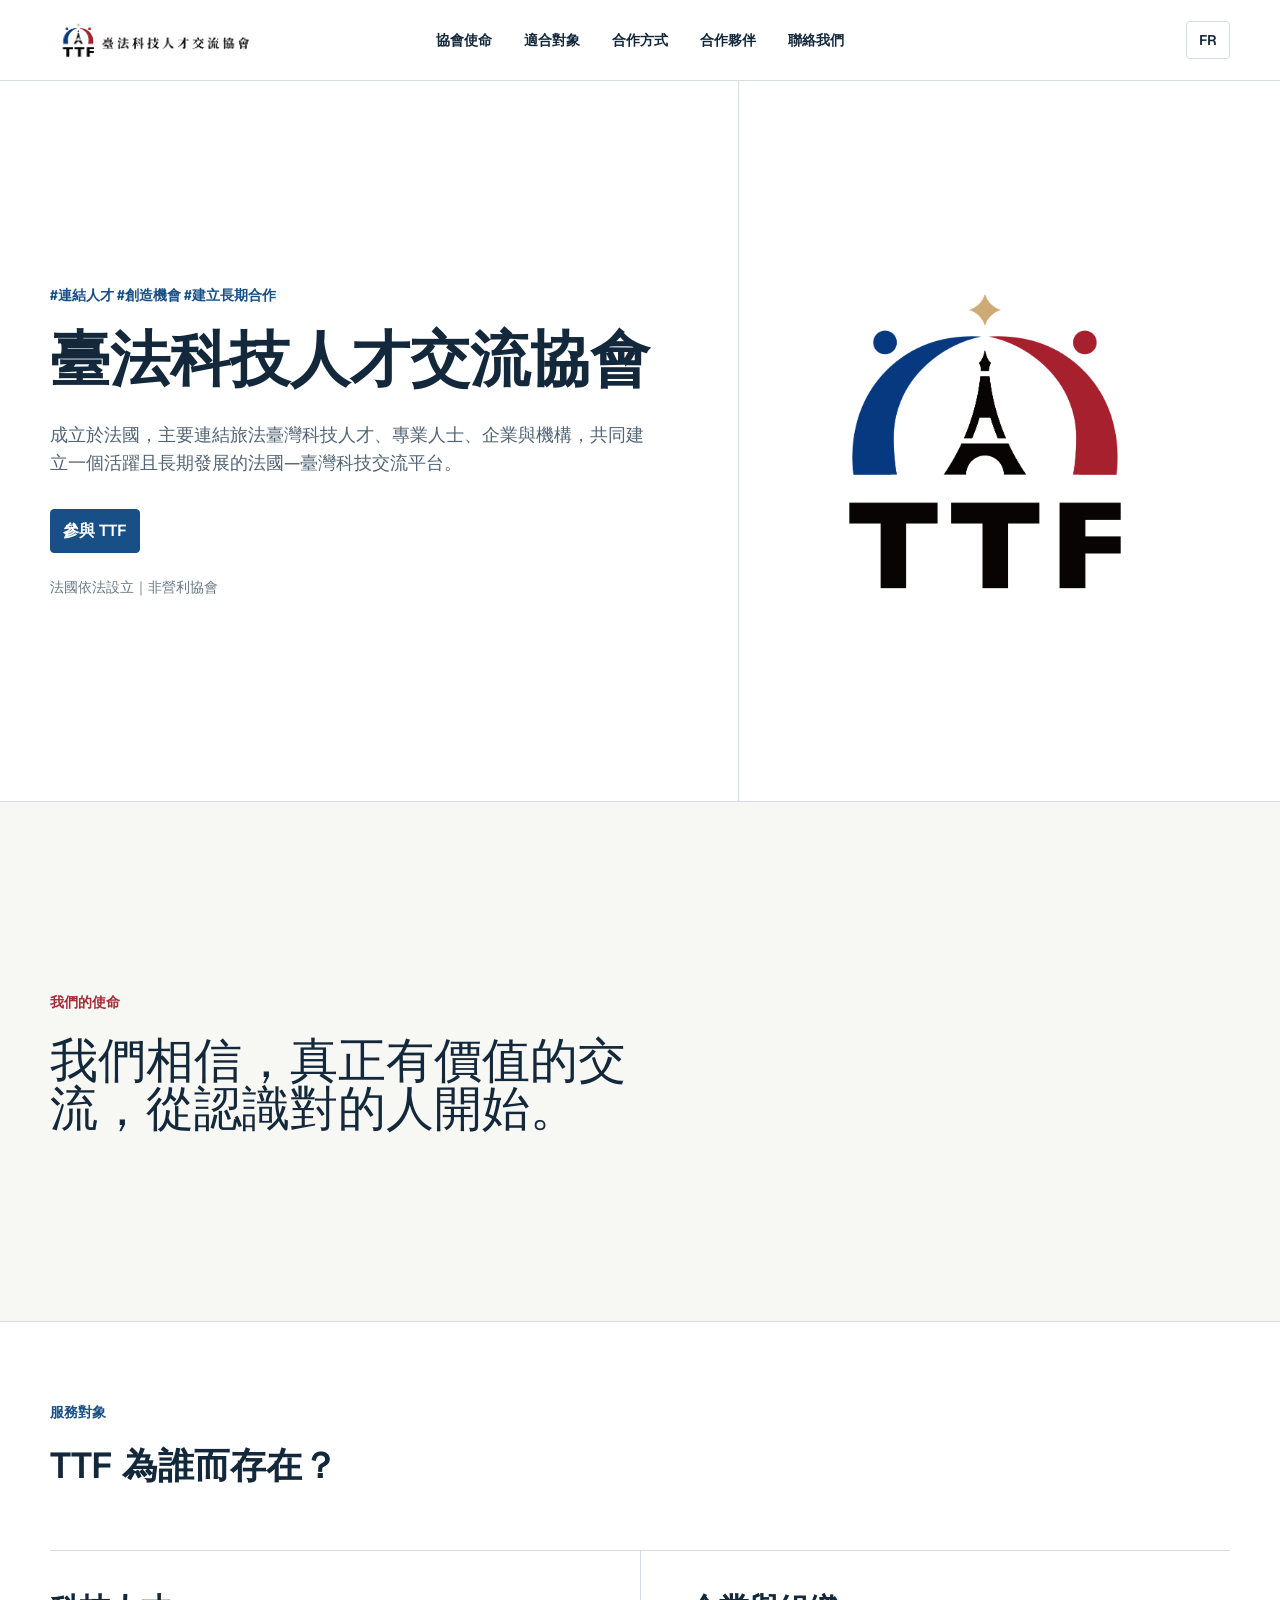
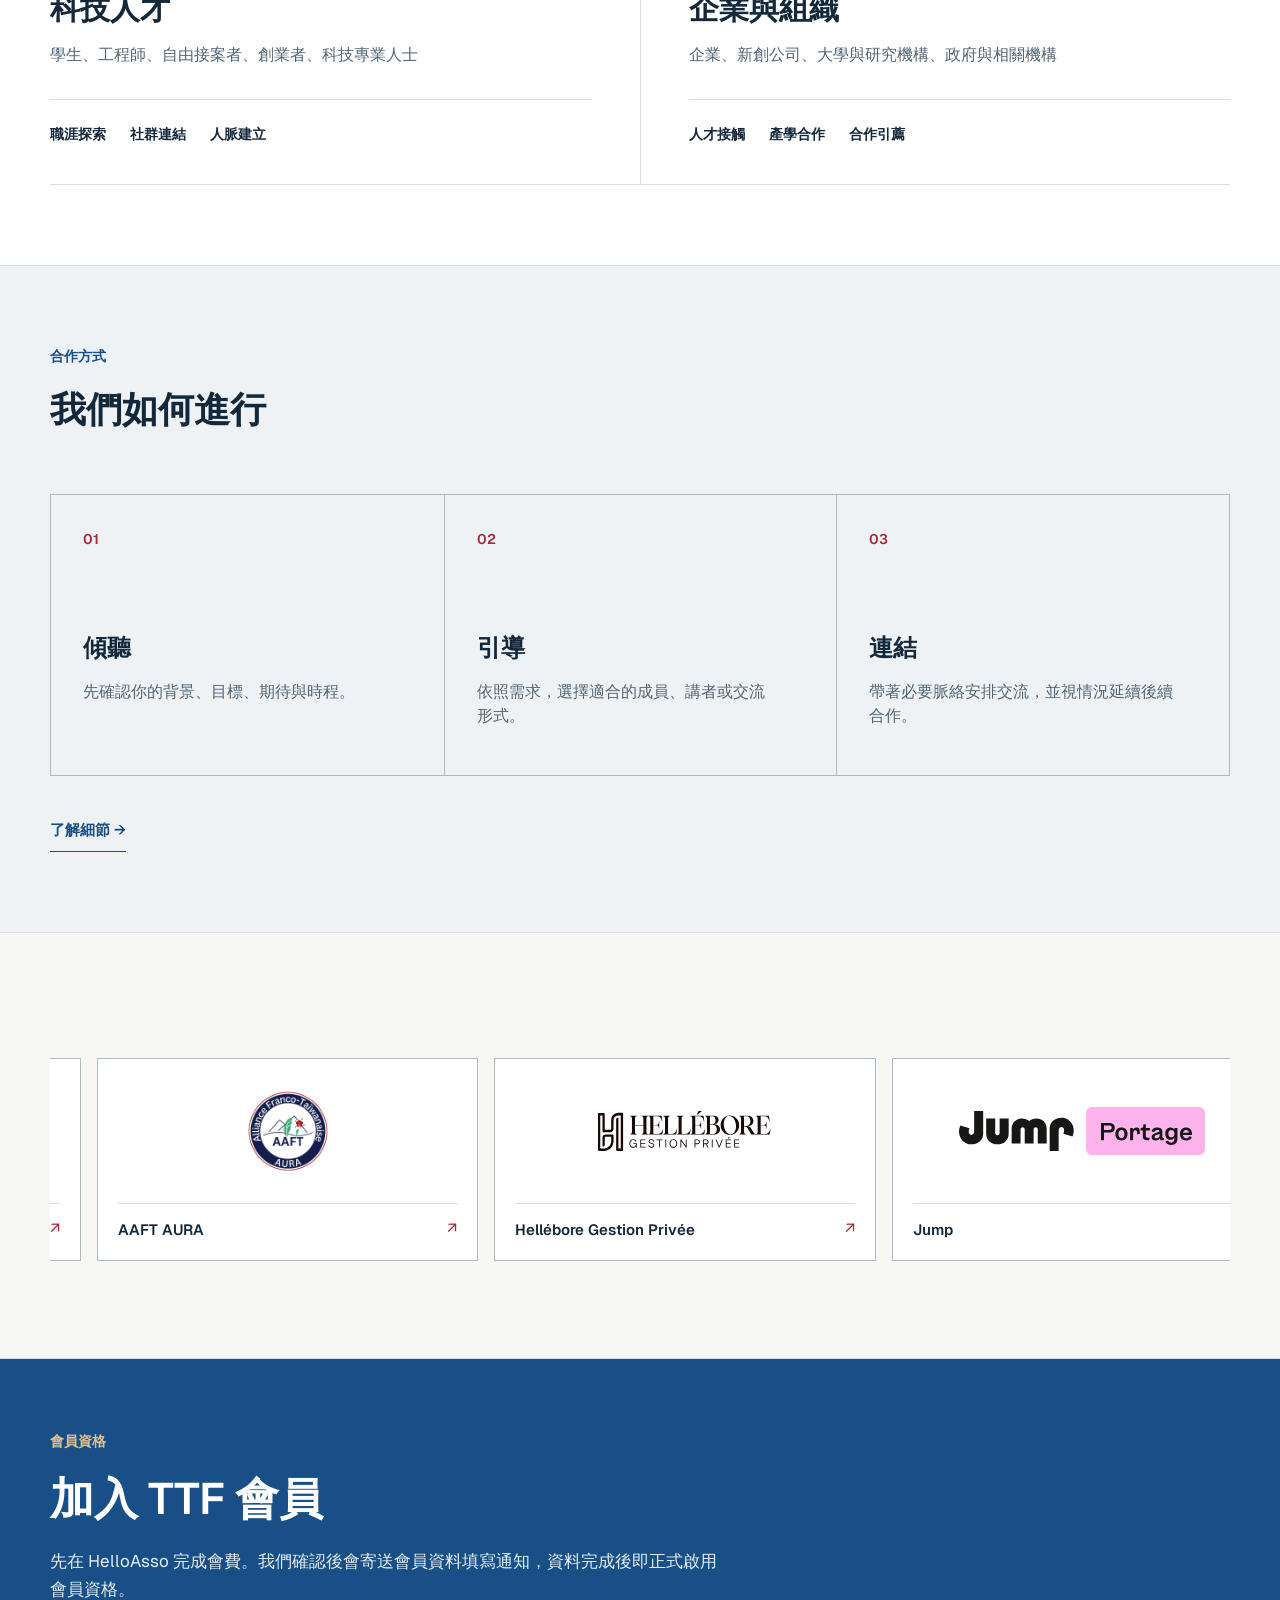
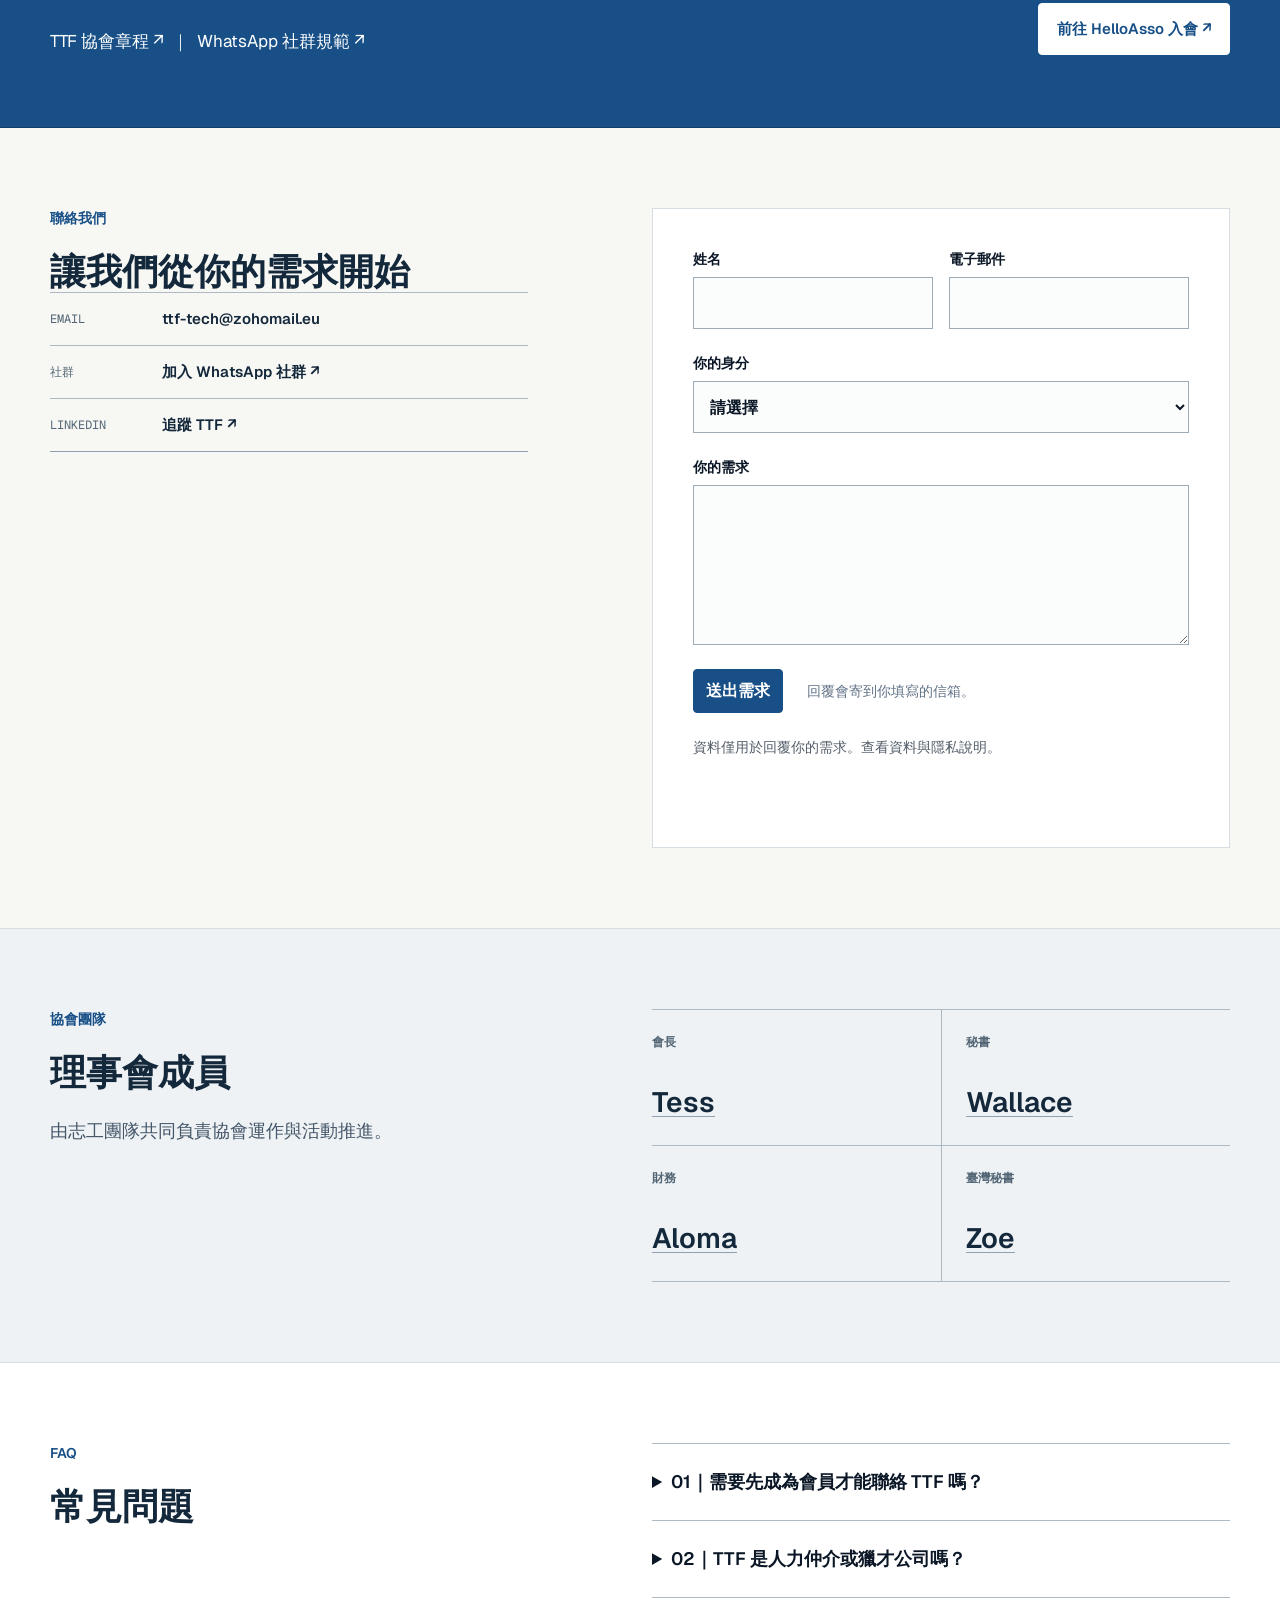
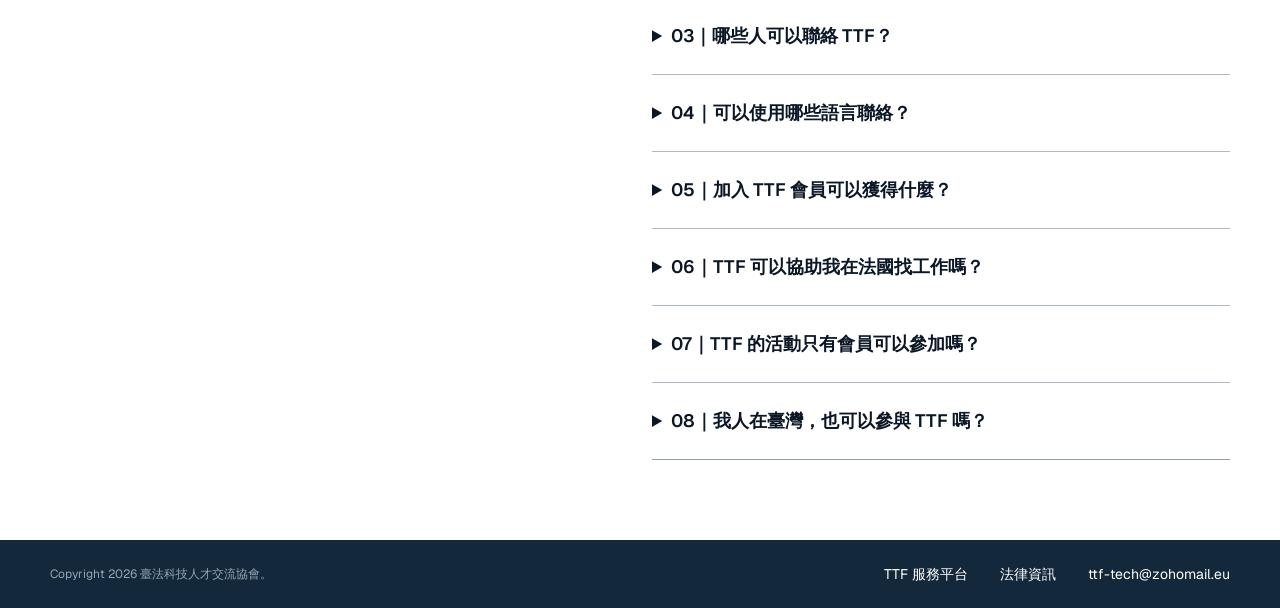
<file: index.html>
<!DOCTYPE html>
<html lang="zh-Hant" data-theme="new">
  <head>
    <meta charset="UTF-8" />
    <!-- Google Analytics -->
    <script async src="https://www.googletagmanager.com/gtag/js?id=G-ZTM2QR5VPV"></script>
    <script>
      window.dataLayer = window.dataLayer || [];
      function gtag(){dataLayer.push(arguments);}
      gtag("js", new Date());
      gtag("config", "G-ZTM2QR5VPV", { content_group: "branding-site" });
    </script>
    <meta name="viewport" content="width=device-width, initial-scale=1.0" />
    <script>document.documentElement.classList.add("js");</script>
    <link rel="icon" href="assets/favicon.ico?v=20260802" type="image/x-icon" />
    <title>臺法科技人才交流協會 | 連結人才、創造機會、建立長期合作</title>
    <meta
      name="description"
      content="臺法科技人才交流協會連結旅法臺灣科技人才、專業人士、企業與機構，共同建立長期發展的法國—臺灣科技交流平台。"
    />
    <meta name="robots" content="index, follow" />
    <link rel="canonical" href="https://ttf-tech.github.io/branding-site/" />
    <meta property="og:type" content="website" />
    <meta property="og:title" content="臺法科技人才交流協會" />
    <meta property="og:description" content="連結人才、創造機會、建立長期合作。" />
    <meta property="og:url" content="https://ttf-tech.github.io/branding-site/" />
    <meta property="og:image" content="https://ttf-tech.github.io/branding-site/assets/logo-mark.png" />
    <meta property="og:locale" content="zh_TW" />
    <meta name="twitter:card" content="summary_large_image" />
    <meta name="twitter:title" content="臺法科技人才交流協會" />
    <meta name="twitter:description" content="連結人才、創造機會、建立長期合作。" />
    <meta name="twitter:image" content="https://ttf-tech.github.io/branding-site/assets/logo-mark.png" />
    <link rel="preconnect" href="https://fonts.googleapis.com" />
    <link rel="preconnect" href="https://fonts.gstatic.com" crossorigin />
    <link
      href="https://fonts.googleapis.com/css2?family=Geist:wght@400..600&family=Geist+Mono:wght@400..600&display=swap"
      rel="stylesheet"
    />
    <link rel="stylesheet" href="styles.css?v=20260903-6" />
  </head>
  <body>
    <a class="skip-link" href="#main-content">跳到主要內容</a>

    <header class="journal-header">
        <div class="container journal-nav-shell">
          <a class="journal-brand" href="#accueil" aria-label="臺法科技人才交流協會，回到首頁">
            <img src="assets/logo-zh-horizontal.png" alt="臺法科技人才交流協會" />
          </a>
          <nav id="journal-nav" class="journal-nav" aria-label="主要導覽">
            <a href="#reseau">協會使命</a>
            <a href="#publics-accompagnes">適合對象</a>
            <a href="#methode-association">合作方式</a>
            <a href="#partenaires">合作夥伴</a>
            <a href="#contact">聯絡我們</a>
          </nav>
          <div class="journal-tools">
            <a class="journal-language" href="fr.html" hreflang="fr" aria-label="切換到法文版">FR</a>
            <button class="journal-menu-toggle" type="button" aria-expanded="false" aria-controls="journal-nav" aria-label="開啟選單">
              <span aria-hidden="true"></span><span aria-hidden="true"></span>
            </button>
          </div>
        </div>
      </header>

      <main id="main-content">
        <section id="accueil" class="journal-hero">
          <div class="container journal-hero-grid">
            <div class="journal-hero-copy journal-reveal">
              <p class="journal-kicker">#連結人才 #創造機會 #建立長期合作</p>
              <h1>臺法科技人才交流協會</h1>
              <p class="journal-lead">成立於法國，主要連結旅法臺灣科技人才、專業人士、企業與機構，共同建立一個活躍且長期發展的法國—臺灣科技交流平台。</p>
              <a class="journal-primary" href="#contact">參與 TTF</a>
              <p class="journal-proof">法國依法設立｜非營利協會</p>
            </div>
            <div class="journal-hero-visual journal-reveal" aria-label="臺法科技人才交流協會標誌">
              <div class="journal-axis"><span>法國</span><span>臺灣</span></div>
              <div class="journal-symbol"><img src="assets/logo-mark.png" alt="TTF 標誌，象徵法國與臺灣之間的橋梁" /></div>
              <div class="journal-index" aria-hidden="true"><span>傾聽</span><span>引導</span><span>連結</span></div>
            </div>
          </div>
        </section>

        <section id="reseau" class="journal-manifesto">
          <div class="container">
            <p class="journal-kicker">我們的使命</p>
            <h2 class="tagline-reveal">我們相信，真正有價值的交流，<br />從認識對的人開始。</h2>
          </div>
        </section>

        <section id="publics-accompagnes" class="journal-pathways">
          <div class="container">
            <div class="journal-section-heading journal-reveal"><p class="journal-kicker">服務對象</p><h2>TTF 為誰而存在？</h2></div>
            <div class="journal-pathway-grid">
              <article class="journal-pathway journal-pathway-talent journal-reveal">
                <h3>科技人才</h3>
                <p>學生、工程師、自由接案者、創業者、科技專業人士</p>
                <ul><li>職涯探索</li><li>社群連結</li><li>人脈建立</li></ul>
              </article>
              <article class="journal-pathway journal-pathway-organisation journal-reveal">
                <h3>企業與組織</h3>
                <p>企業、新創公司、大學與研究機構、政府與相關機構</p>
                <ul><li>人才接觸</li><li>產學合作</li><li>合作引薦</li></ul>
              </article>
            </div>
          </div>
        </section>

        <section id="methode-association" class="journal-process">
          <div class="container">
            <div class="journal-process-title journal-reveal"><p class="journal-kicker">合作方式</p><h2>我們如何進行</h2></div>
            <ol class="journal-process-list">
              <li class="journal-reveal"><span>01</span><h3>傾聽</h3><p>先確認你的背景、目標、期待與時程。</p></li>
              <li class="journal-reveal"><span>02</span><h3>引導</h3><p>依照需求，選擇適合的成員、講者或交流形式。</p></li>
              <li class="journal-reveal"><span>03</span><h3>連結</h3><p>帶著必要脈絡安排交流，並視情況延續後續合作。</p></li>
            </ol>
            <a class="journal-process-action journal-reveal" href="#contact">了解細節 →</a>
          </div>
        </section>

        <section id="partenaires" class="journal-partners" aria-labelledby="partners-title">
          <div class="container">
            <div class="journal-partners-heading journal-reveal">
              <p id="partners-title" class="journal-kicker">合作夥伴</p>
            </div>
            <div class="journal-partners-carousel">
              <div id="partners-carousel" class="journal-partners-viewport" data-partners-carousel tabindex="0" aria-label="合作夥伴列表">
              <ul class="journal-partners-track">
                <li class="journal-partner-card">
                  <a class="journal-partner-link" href="https://noet-ia.com/" target="_blank" rel="noopener noreferrer" aria-label="造訪 noet-ia 官方網站">
                    <span class="journal-partner-mark"><img class="journal-partner-logo" src="assets/partners/noet-logo-2.png" alt="noet-ia logo" loading="lazy" decoding="async" /></span>
                    <span class="journal-partner-footer"><span class="journal-partner-name">noet-ia</span><span class="journal-partner-arrow" aria-hidden="true">↗</span></span>
                  </a>
                </li>
                <li class="journal-partner-card">
                  <a class="journal-partner-link" href="https://www.aaft-aura.org/" target="_blank" rel="noopener noreferrer" aria-label="造訪 AAFT AURA 官方網站">
                    <span class="journal-partner-mark"><img class="journal-partner-logo journal-partner-logo--square" src="assets/partners/aaft-logo-light.png" alt="AAFT AURA logo" loading="lazy" decoding="async" /></span>
                    <span class="journal-partner-footer"><span class="journal-partner-name">AAFT AURA</span><span class="journal-partner-arrow" aria-hidden="true">↗</span></span>
                  </a>
                </li>
                <li class="journal-partner-card">
                  <a class="journal-partner-link" href="https://helleboregestionprivee.fr/" target="_blank" rel="noopener noreferrer" aria-label="造訪 Hellébore Gestion Privée 官方網站">
                    <span class="journal-partner-mark"><img class="journal-partner-logo" src="assets/partners/hellebore-logo.svg" alt="Hellébore Gestion Privée logo" loading="lazy" decoding="async" /></span>
                    <span class="journal-partner-footer"><span class="journal-partner-name">Hellébore Gestion Privée</span><span class="journal-partner-arrow" aria-hidden="true">↗</span></span>
                  </a>
                </li>
                <li class="journal-partner-card">
                  <a class="journal-partner-link" href="https://www.join-jump.com/" target="_blank" rel="noopener noreferrer" aria-label="造訪 Jump 官方網站">
                    <span class="journal-partner-mark"><img class="journal-partner-logo" src="assets/partners/jump-logo.svg" alt="Jump logo" loading="lazy" decoding="async" /></span>
                    <span class="journal-partner-footer"><span class="journal-partner-name">Jump</span><span class="journal-partner-arrow" aria-hidden="true">↗</span></span>
                  </a>
                </li>
                <li class="journal-partner-card">
                  <a class="journal-partner-link" href="https://www.proxiel.com/" target="_blank" rel="noopener noreferrer" aria-label="造訪 Proxiel 官方網站">
                    <span class="journal-partner-mark"><img class="journal-partner-logo" src="assets/partners/proxiel-logo.png" alt="Proxiel logo" loading="lazy" decoding="async" /></span>
                    <span class="journal-partner-footer"><span class="journal-partner-name">Proxiel</span><span class="journal-partner-arrow" aria-hidden="true">↗</span></span>
                  </a>
                </li>
                <li class="journal-partner-card">
                  <a class="journal-partner-link" href="https://slasify.com/" target="_blank" rel="noopener noreferrer" aria-label="造訪 Slasify 官方網站">
                    <span class="journal-partner-mark"><img class="journal-partner-logo" src="assets/partners/Slasify_Logo_Black.png" alt="Slasify logo" loading="lazy" decoding="async" /></span>
                    <span class="journal-partner-footer"><span class="journal-partner-name">Slasify</span><span class="journal-partner-arrow" aria-hidden="true">↗</span></span>
                  </a>
                </li>
                <li class="journal-partner-card">
                  <a class="journal-partner-link" href="https://www.ubune.network/" target="_blank" rel="noopener noreferrer" aria-label="造訪 ubune network 官方網站">
                    <span class="journal-partner-mark"><img class="journal-partner-logo journal-partner-logo--square" src="assets/partners/ubune-logo.svg" alt="ubune network logo" loading="lazy" decoding="async" /></span>
                    <span class="journal-partner-footer"><span class="journal-partner-name">ubune network</span><span class="journal-partner-arrow" aria-hidden="true">↗</span></span>
                  </a>
                </li>
                <li class="journal-partner-card">
                  <a class="journal-partner-link" href="https://www.roc-taiwan.org/frprv/index.html" target="_blank" rel="noopener noreferrer" aria-label="造訪 駐普羅旺斯臺北辦事處 官方網站">
                    <span class="journal-partner-mark"><img class="journal-partner-logo journal-partner-logo--square" src="assets/partners/taiwan-en-provence-logo.jpeg" alt="駐普羅旺斯臺北辦事處標誌" loading="lazy" decoding="async" /></span>
                    <span class="journal-partner-footer"><span class="journal-partner-name">駐普羅旺斯臺北辦事處</span><span class="journal-partner-arrow" aria-hidden="true">↗</span></span>
                  </a>
                </li>
              </ul>
              </div>
            </div>
          </div>
        </section>

        <span class="journal-membership-marker" aria-hidden="true"></span>
        <section id="membership" class="journal-membership">
          <div class="container journal-membership-grid">
            <div class="journal-reveal journal-membership-copy">
              <p class="journal-kicker">會員資格</p>
              <h2>加入 TTF 會員</h2>
              <p>先在 HelloAsso 完成會費。我們確認後會寄送會員資料填寫通知，資料完成後即正式啟用會員資格。</p>
              <p class="journal-membership-documents"><a href="assets/20260730%20-%20TTF%20%E5%8D%94%E6%9C%83%E7%AB%A0%E7%A8%8B%20Final%20Version.pdf" target="_blank" rel="noopener" type="application/pdf">TTF 協會章程 ↗</a><span aria-hidden="true">｜</span><a href="assets/20260730%20-%20TTF%20Whtasapp%20%E5%A4%A7%E7%BE%A4%20-%20%E7%AE%A1%E7%90%86%E5%8E%9F%E5%89%87%20Final%20version.pdf" target="_blank" rel="noopener" type="application/pdf">WhatsApp 社群規範 ↗</a></p>
            </div>
            <a class="journal-membership-action journal-reveal" href="https://www.helloasso.com/beta/associations/taiwan-tech-france-association/adhesions/adhesion-officielle-taiwan-tech-france-association" target="_blank" rel="noopener">前往 HelloAsso 入會 ↗</a>
          </div>
        </section>

        <section id="contact" class="journal-contact">
          <div class="container journal-contact-grid">
            <div class="journal-contact-copy journal-reveal">
              <p class="journal-kicker">聯絡我們</p>
              <h2>讓我們從你的需求開始</h2>
              <div class="journal-contact-channels" aria-label="聯絡管道">
                <a href="mailto:ttf-tech@zohomail.eu"><span>Email</span><strong>ttf-tech@zohomail.eu</strong></a>
                <a href="https://chat.whatsapp.com/KHbrXiHLP9D5GdN6rgqlxy" target="_blank" rel="noopener"><span>社群</span><strong>加入 WhatsApp 社群 ↗</strong></a>
                <a href="https://www.linkedin.com/company/taiwan-tech-france-association/" target="_blank" rel="noopener noreferrer"><span>LinkedIn</span><strong>追蹤 TTF ↗</strong></a>
              </div>
            </div>
            <form class="journal-form" action="https://formspree.io/f/meeyyoko" method="POST">
              <input type="hidden" name="_subject" value="TTF 網站需求" />
              <input type="hidden" name="language" value="zh-Hant" />
              <div class="journal-form-row">
                <label>姓名<input type="text" name="name" autocomplete="name" required /></label>
                <label>電子郵件<input type="email" name="email" autocomplete="email" required /></label>
              </div>
              <label>你的身分<select name="audience" required><option value="">請選擇</option><option value="talent">人才</option><option value="organization">企業／組織</option><option value="other">其他</option></select></label>
              <label>你的需求<textarea name="message" rows="5" required></textarea></label>
              <div class="journal-form-actions"><button class="journal-primary" type="submit" data-idle-label="送出需求" data-sending-label="傳送中…">送出需求</button><p>回覆會寄到你填寫的信箱。</p></div>
              <p class="form-note">資料僅用於回覆你的需求。<a href="mentions-legales-zh.html#donnees">查看資料與隱私說明。</a></p>
              <p class="form-feedback" role="status" aria-live="polite" aria-atomic="true"></p>
            </form>
          </div>
        </section>

        <section class="journal-bureau">
          <div class="container journal-bureau-grid">
            <div class="journal-section-heading journal-reveal">
              <p class="journal-kicker">協會團隊</p>
              <h2>理事會成員</h2>
              <p>由志工團隊共同負責協會運作與活動推進。</p>
            </div>
            <dl class="journal-bureau-list journal-reveal">
              <div><dt>會長</dt><dd><a href="https://www.linkedin.com/in/yating-h-a9b1a221/" target="_blank" rel="noopener noreferrer">Tess</a></dd></div>
              <div><dt>秘書</dt><dd><a href="https://www.linkedin.com/in/wallace-lin-7704039b/?locale=en" target="_blank" rel="noopener noreferrer">Wallace</a></dd></div>
              <div><dt>財務</dt><dd><a href="https://www.linkedin.com/in/hsucheng-huang/" target="_blank" rel="noopener noreferrer">Aloma</a></dd></div>
              <div><dt>臺灣秘書</dt><dd><a href="https://www.linkedin.com/in/wanchi-zoe-tsai/" target="_blank" rel="noopener noreferrer">Zoe</a></dd></div>
            </dl>
          </div>
        </section>

        <section class="journal-faq">
          <div class="container journal-faq-grid">
            <div class="journal-section-heading"><p class="journal-kicker">FAQ</p><h2>常見問題</h2></div>
            <div>
              <details><summary>01｜需要先成為會員才能聯絡 TTF 嗎？</summary><p>不需要。無論是否為會員，都歡迎先告訴我們你的需求，我們會協助你找到合適的方向或資源。</p></details>
              <details><summary>02｜TTF 是人力仲介或獵才公司嗎？</summary><p>不是。TTF 是非營利協會，主要提供經驗交流、資源分享與初步引介，協助人才與組織建立合適的專業連結。</p></details>
              <details><summary>03｜哪些人可以聯絡 TTF？</summary><p>學生、畢業生、科技專業人士、企業、學校、研究機構及合作夥伴，都歡迎與我們聯繫。</p></details>
              <details><summary>04｜可以使用哪些語言聯絡？</summary><p>可以使用繁體中文、法文或英文與我們聯絡，我們會依實際情況以合適的語言回覆。</p></details>
              <details><summary>05｜加入 TTF 會員可以獲得什麼？</summary><p>會員可以參與協會活動、認識不同領域的專業人士，並透過 TTF 的社群與交流機會拓展在法國與臺灣的專業連結。</p></details>
              <details><summary>06｜TTF 可以協助我在法國找工作嗎？</summary><p>TTF 不提供職缺媒合或就業保證，但可以透過經驗分享、社群交流與適當引介，協助你更了解法國職場與科技產業環境。</p></details>
              <details><summary>07｜TTF 的活動只有會員可以參加嗎？</summary><p>依活動性質而定。部分活動開放所有人參與，部分活動則可能提供會員優先或限定名額，請以各活動公告為準。</p></details>
              <details><summary>08｜我人在臺灣，也可以參與 TTF 嗎？</summary><p>可以。TTF 致力於建立法國與臺灣之間的專業連結，無論你目前在法國或臺灣，都可以與我們聯繫。</p></details>
            </div>
          </div>
        </section>
      </main>

      <footer class="journal-footer">
        <div class="container journal-footer-row">
          <p class="journal-copyright">Copyright <span data-current-year></span> 臺法科技人才交流協會。</p>
          <nav class="journal-footer-links" aria-label="頁尾連結">
            <a href="https://ttf-tech.github.io/" target="_blank" rel="noopener noreferrer">TTF 服務平台</a>
            <a href="mentions-legales-zh.html">法律資訊</a>
            <a href="mailto:ttf-tech@zohomail.eu">ttf-tech@zohomail.eu</a>
          </nav>
        </div>
      </footer>
    <script src="script.js?v=20260903-6"></script>
  </body>
</html>
</file>
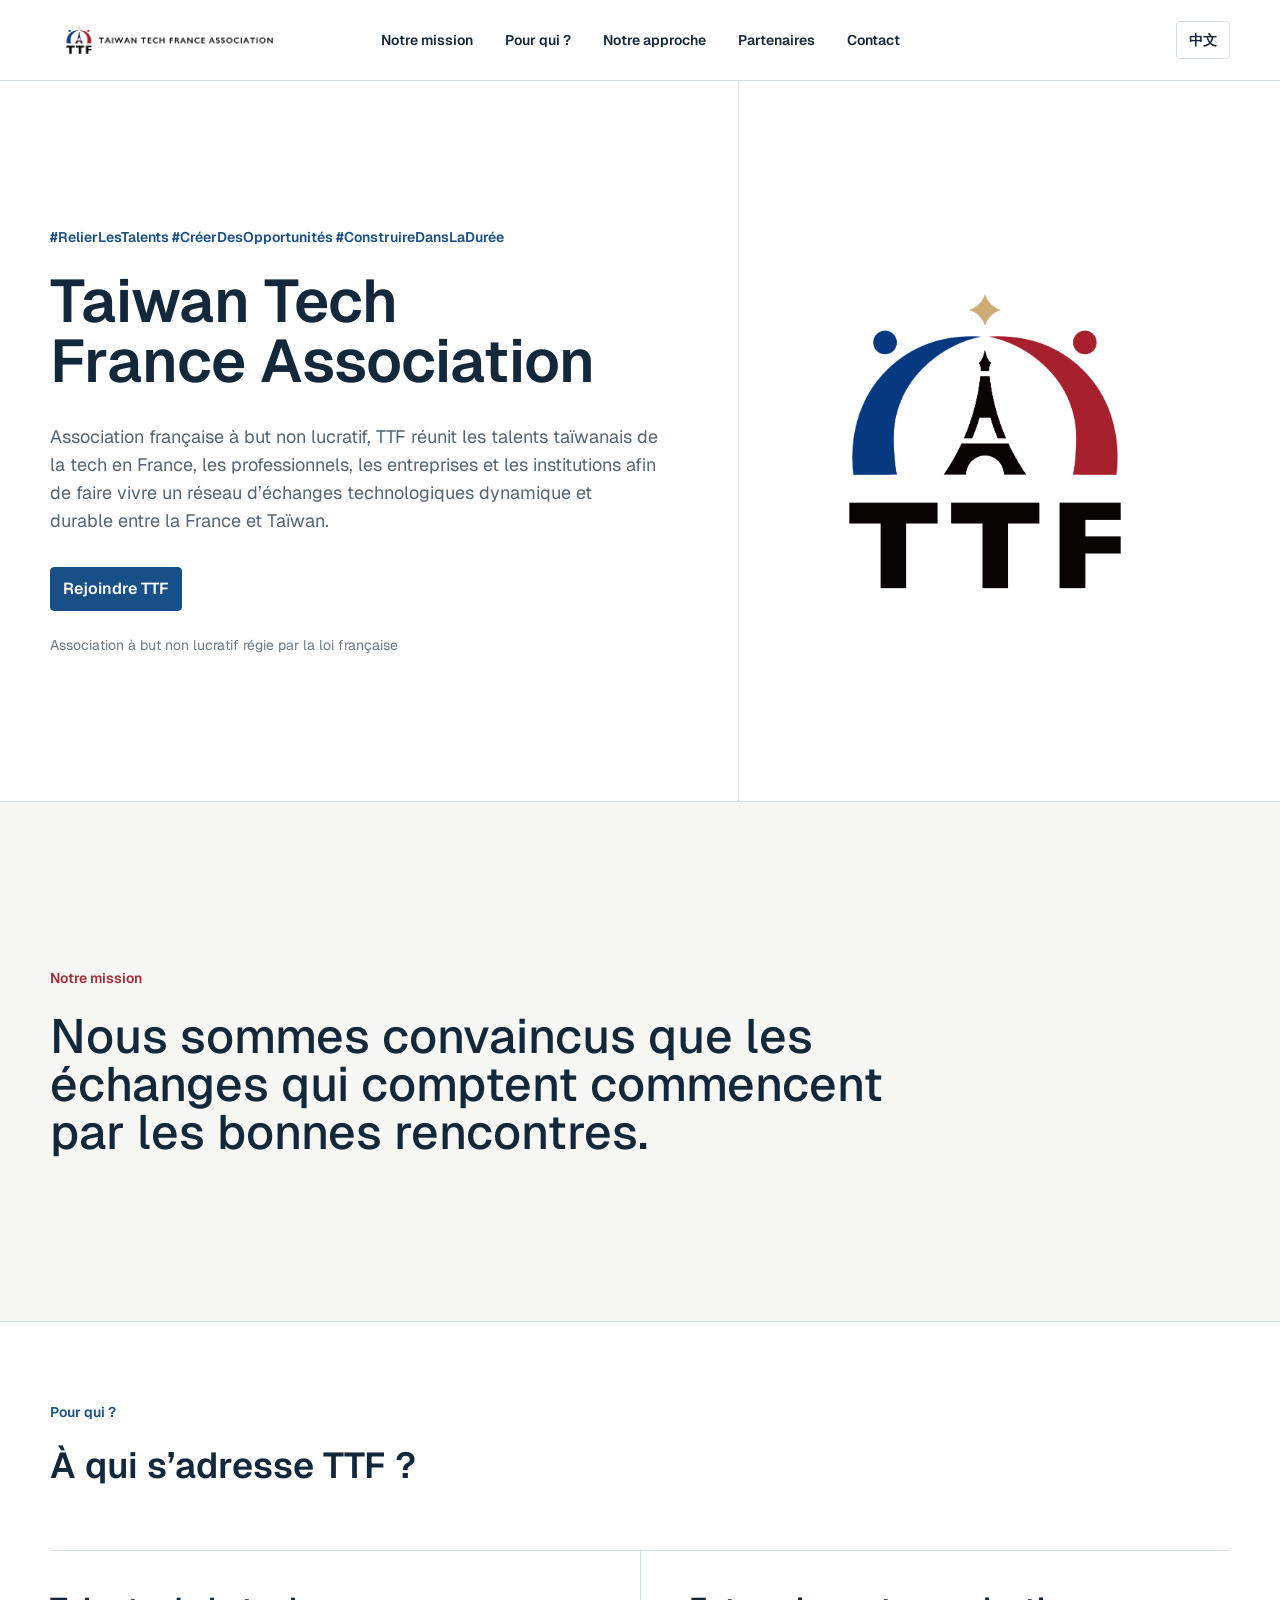
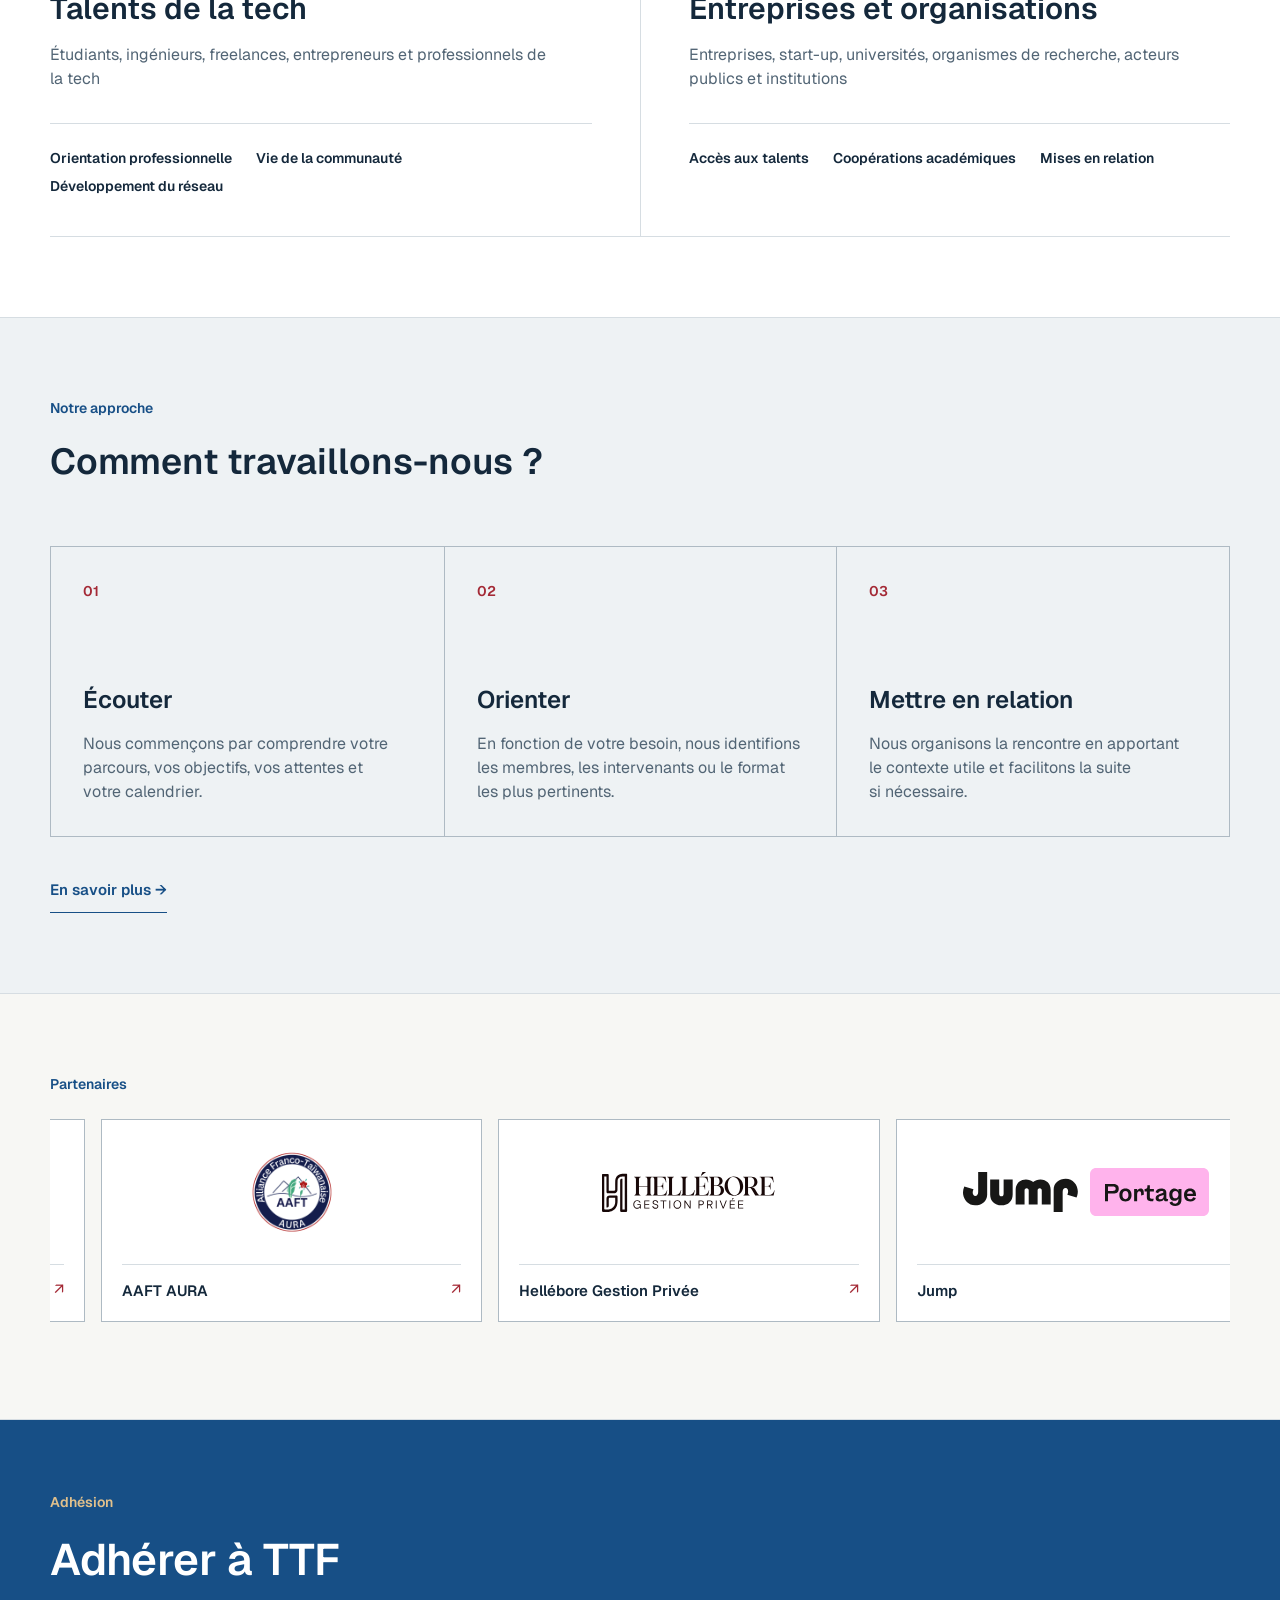
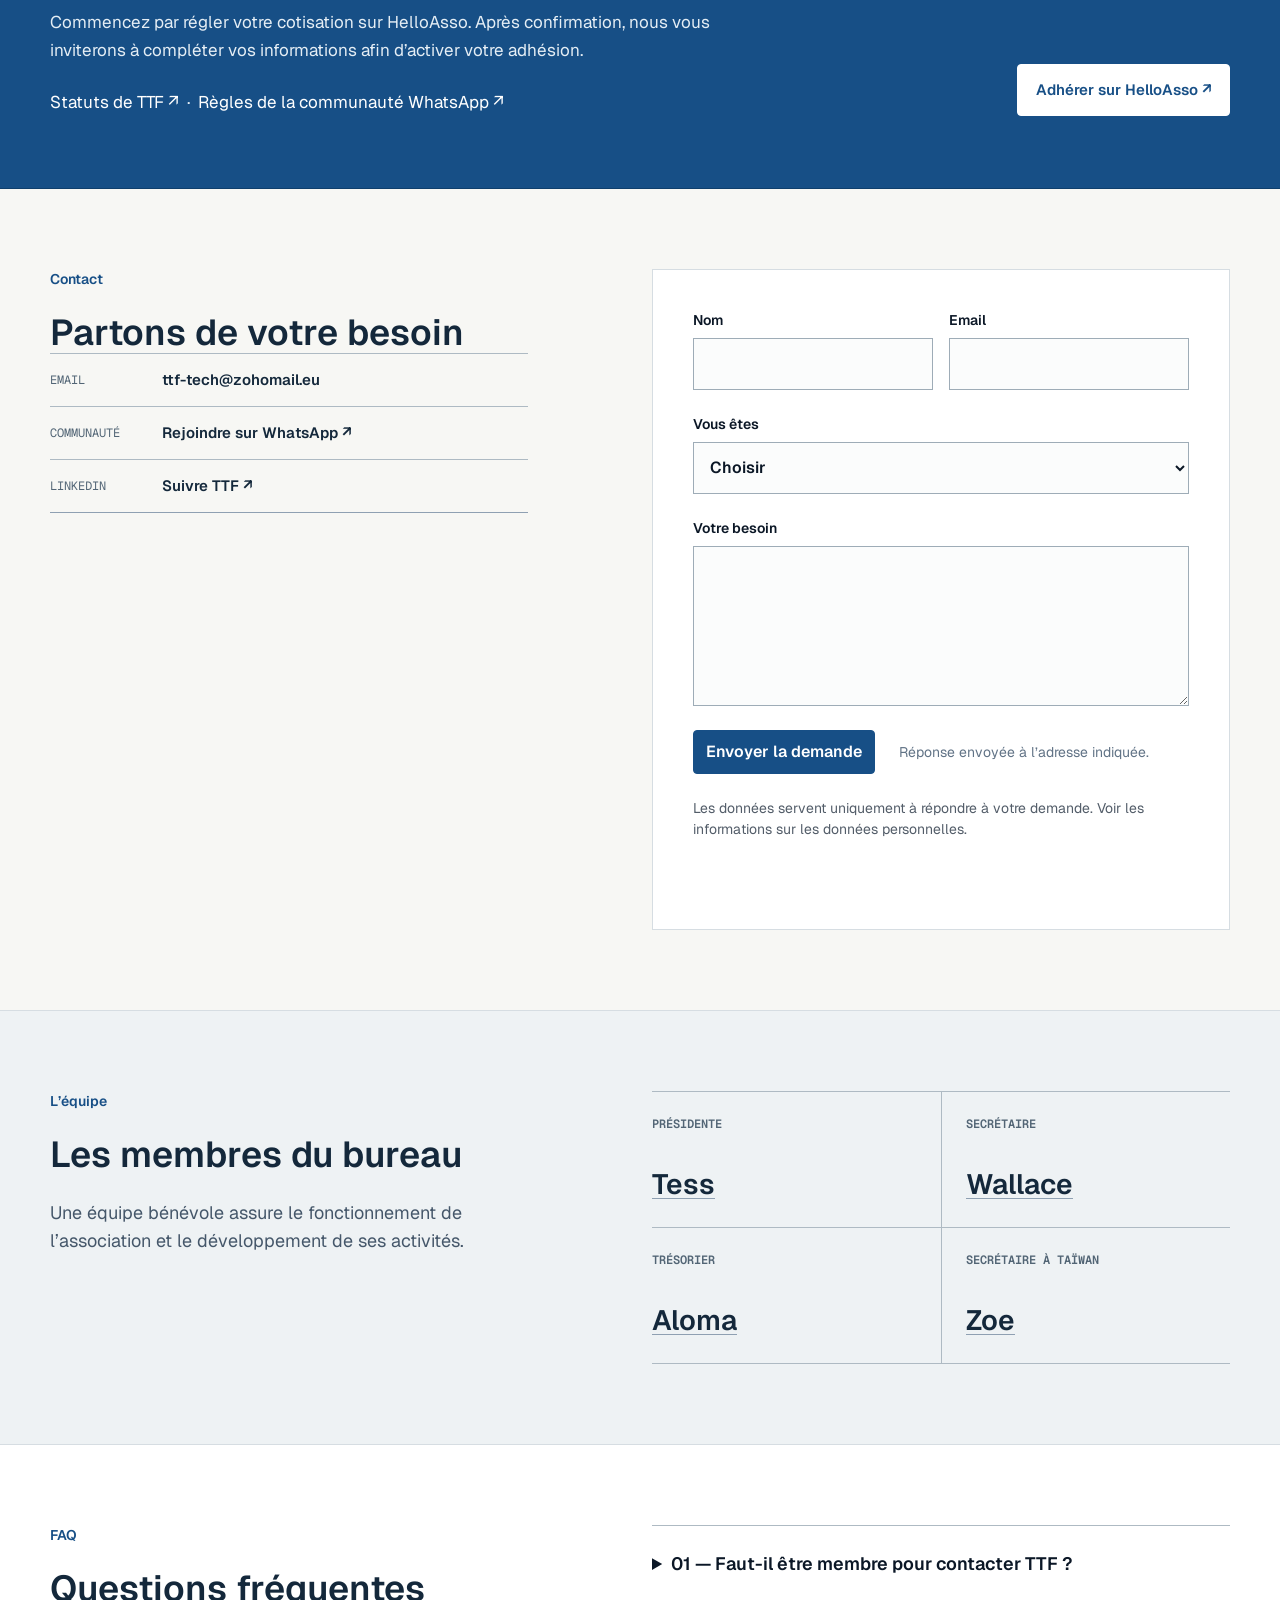
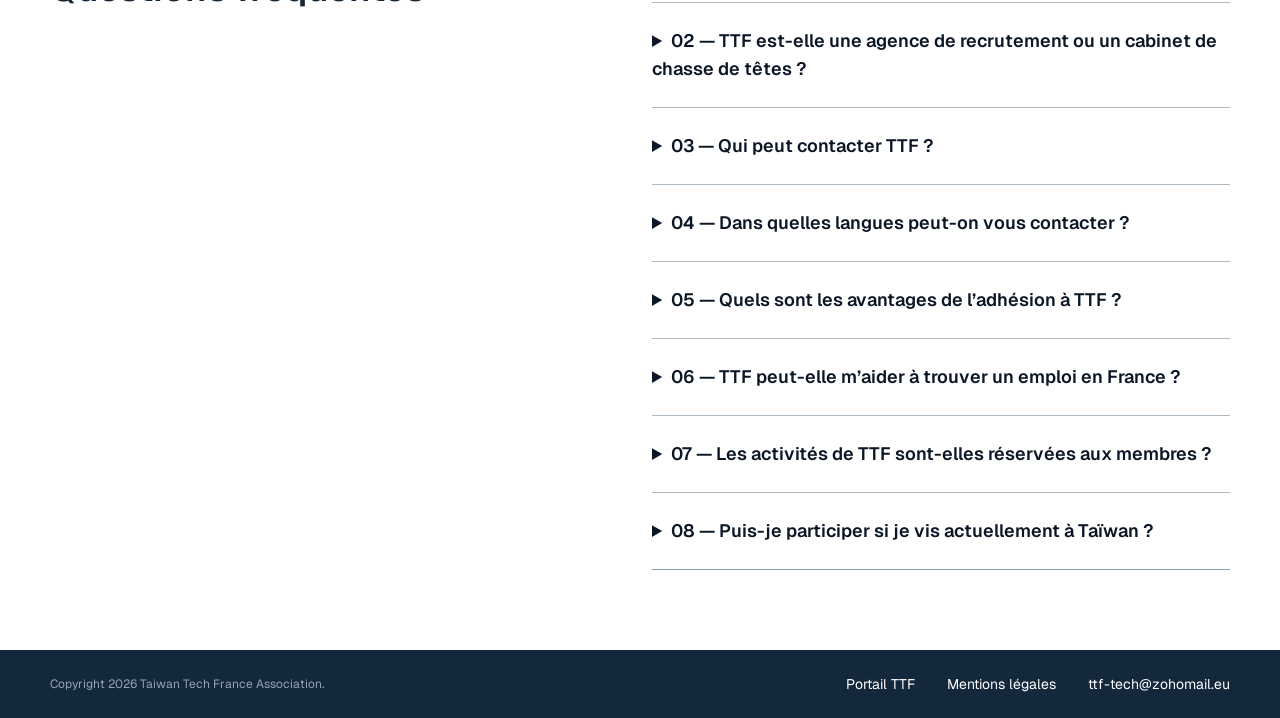
<file: fr.html>
<!DOCTYPE html>
<html lang="fr" data-theme="new">
  <head>
    <meta charset="UTF-8" />
    <!-- Google Analytics -->
    <script async src="https://www.googletagmanager.com/gtag/js?id=G-ZTM2QR5VPV"></script>
    <script>
      window.dataLayer = window.dataLayer || [];
      function gtag(){dataLayer.push(arguments);}
      gtag("js", new Date());
      gtag("config", "G-ZTM2QR5VPV", { content_group: "branding-site" });
    </script>
    <meta name="viewport" content="width=device-width, initial-scale=1.0" />
    <script>document.documentElement.classList.add("js");</script>
    <link rel="icon" href="assets/favicon.ico?v=20260802" type="image/x-icon" />
    <title>Taiwan Tech France Association | Relier les talents, créer des opportunités</title>
    <meta
      name="description"
      content="TTF réunit les talents taïwanais de la tech en France, les professionnels, les entreprises et les institutions au sein d’un réseau d’échanges durable entre la France et Taïwan."
    />
    <meta name="robots" content="index, follow" />
    <link rel="canonical" href="https://ttf-tech.github.io/branding-site/fr.html" />
    <meta property="og:type" content="website" />
    <meta property="og:title" content="Taiwan Tech France Association" />
    <meta property="og:description" content="Relier les talents, créer des opportunités et construire des coopérations durables." />
    <meta property="og:url" content="https://ttf-tech.github.io/branding-site/fr.html" />
    <meta property="og:locale" content="fr_FR" />
    <meta property="og:image" content="https://ttf-tech.github.io/branding-site/assets/logo-mark.png" />
    <meta name="twitter:card" content="summary_large_image" />
    <meta name="twitter:title" content="Taiwan Tech France Association" />
    <meta name="twitter:description" content="Relier les talents, créer des opportunités et construire des coopérations durables." />
    <meta name="twitter:image" content="https://ttf-tech.github.io/branding-site/assets/logo-mark.png" />
    <link rel="preconnect" href="https://fonts.googleapis.com" />
    <link rel="preconnect" href="https://fonts.gstatic.com" crossorigin />
    <link
      href="https://fonts.googleapis.com/css2?family=Geist:wght@400..600&family=Geist+Mono:wght@400..600&display=swap"
      rel="stylesheet"
    />
    <link rel="stylesheet" href="styles.css?v=20260903-6" />
  </head>
  <body>
    <a class="skip-link" href="#main-content">Aller au contenu</a>

    <header class="journal-header">
        <div class="container journal-nav-shell">
          <a class="journal-brand" href="#accueil" aria-label="Taiwan Tech France Association, accueil">
            <img src="assets/logo-en-horizontal.png" alt="Taiwan Tech France Association" />
          </a>
          <nav id="journal-nav" class="journal-nav" aria-label="Navigation principale">
            <a href="#reseau">Notre mission</a>
            <a href="#publics-accompagnes">Pour qui ?</a>
            <a href="#methode-association">Notre approche</a>
            <a href="#partenaires">Partenaires</a>
            <a href="#contact">Contact</a>
          </nav>
          <div class="journal-tools">
            <a class="journal-language" href="index.html" hreflang="zh-Hant" aria-label="Afficher le site en chinois traditionnel">中文</a>
            <button class="journal-menu-toggle" type="button" aria-expanded="false" aria-controls="journal-nav" aria-label="Ouvrir le menu">
              <span aria-hidden="true"></span><span aria-hidden="true"></span>
            </button>
          </div>
        </div>
      </header>

      <main id="main-content">
        <section id="accueil" class="journal-hero">
          <div class="container journal-hero-grid">
            <div class="journal-hero-copy journal-reveal">
              <p class="journal-kicker">#RelierLesTalents #CréerDesOpportunités #ConstruireDansLaDurée</p>
              <h1>Taiwan Tech France Association</h1>
              <p class="journal-lead">Association française à but non lucratif, TTF réunit les talents taïwanais de la tech en France, les professionnels, les entreprises et les institutions afin de faire vivre un réseau d’échanges technologiques dynamique et durable entre la France et Taïwan.</p>
              <a class="journal-primary" href="#contact">Rejoindre TTF</a>
              <p class="journal-proof">Association à but non lucratif régie par la loi française</p>
            </div>
            <div class="journal-hero-visual journal-reveal" aria-label="Symbole de Taiwan Tech France Association">
              <div class="journal-axis"><span>France</span><span>Taïwan</span></div>
              <div class="journal-symbol">
                <img src="assets/logo-mark.png" alt="Symbole TTF, pont entre la France et Taïwan" />
              </div>
              <div class="journal-index" aria-hidden="true">
                <span>Écouter</span><span>Orienter</span><span>Relier</span>
              </div>
            </div>
          </div>
        </section>

        <section id="reseau" class="journal-manifesto">
          <div class="container">
            <p class="journal-kicker">Notre mission</p>
            <h2 class="tagline-reveal">Nous sommes convaincus que les échanges qui comptent commencent par les bonnes rencontres.</h2>
          </div>
        </section>

        <section id="publics-accompagnes" class="journal-pathways">
          <div class="container">
            <div class="journal-section-heading journal-reveal">
              <p class="journal-kicker">Pour qui ?</p>
              <h2>À qui s’adresse TTF ?</h2>
            </div>
            <div class="journal-pathway-grid">
              <article class="journal-pathway journal-pathway-talent journal-reveal">
                <h3>Talents de la tech</h3>
                <p>Étudiants, ingénieurs, freelances, entrepreneurs et professionnels de la tech</p>
                <ul><li>Orientation professionnelle</li><li>Vie de la communauté</li><li>Développement du réseau</li></ul>
              </article>
              <article class="journal-pathway journal-pathway-organisation journal-reveal">
                <h3>Entreprises et organisations</h3>
                <p>Entreprises, start-up, universités, organismes de recherche, acteurs publics et institutions</p>
                <ul><li>Accès aux talents</li><li>Coopérations académiques</li><li>Mises en relation</li></ul>
              </article>
            </div>
          </div>
        </section>

        <section id="methode-association" class="journal-process">
          <div class="container">
            <div class="journal-process-title journal-reveal">
              <p class="journal-kicker">Notre approche</p>
              <h2>Comment travaillons-nous ?</h2>
            </div>
            <ol class="journal-process-list">
              <li class="journal-reveal"><span>01</span><h3>Écouter</h3><p>Nous commençons par comprendre votre parcours, vos objectifs, vos attentes et votre calendrier.</p></li>
              <li class="journal-reveal"><span>02</span><h3>Orienter</h3><p>En fonction de votre besoin, nous identifions les membres, les intervenants ou le format les plus pertinents.</p></li>
              <li class="journal-reveal"><span>03</span><h3>Mettre en relation</h3><p>Nous organisons la rencontre en apportant le contexte utile et facilitons la suite si nécessaire.</p></li>
            </ol>
            <a class="journal-process-action journal-reveal" href="#contact">En savoir plus →</a>
          </div>
        </section>

        <section id="partenaires" class="journal-partners" aria-labelledby="partners-title">
          <div class="container">
            <div class="journal-partners-heading journal-reveal">
              <p id="partners-title" class="journal-kicker">Partenaires</p>
            </div>
            <div class="journal-partners-carousel">
              <div id="partners-carousel" class="journal-partners-viewport" data-partners-carousel tabindex="0" aria-label="Liste des partenaires">
              <ul class="journal-partners-track">
                <li class="journal-partner-card">
                  <a class="journal-partner-link" href="https://noet-ia.com/" target="_blank" rel="noopener noreferrer" aria-label="Visiter le site officiel de noet-ia">
                    <span class="journal-partner-mark"><img class="journal-partner-logo" src="assets/partners/noet-logo-2.png" alt="Logo noet-ia" loading="lazy" decoding="async" /></span>
                    <span class="journal-partner-footer"><span class="journal-partner-name">noet-ia</span><span class="journal-partner-arrow" aria-hidden="true">↗</span></span>
                  </a>
                </li>
                <li class="journal-partner-card">
                  <a class="journal-partner-link" href="https://www.aaft-aura.org/" target="_blank" rel="noopener noreferrer" aria-label="Visiter le site officiel de AAFT AURA">
                    <span class="journal-partner-mark"><img class="journal-partner-logo journal-partner-logo--square" src="assets/partners/aaft-logo-light.png" alt="Logo AAFT AURA" loading="lazy" decoding="async" /></span>
                    <span class="journal-partner-footer"><span class="journal-partner-name">AAFT AURA</span><span class="journal-partner-arrow" aria-hidden="true">↗</span></span>
                  </a>
                </li>
                <li class="journal-partner-card">
                  <a class="journal-partner-link" href="https://helleboregestionprivee.fr/" target="_blank" rel="noopener noreferrer" aria-label="Visiter le site officiel de Hellébore Gestion Privée">
                    <span class="journal-partner-mark"><img class="journal-partner-logo" src="assets/partners/hellebore-logo.svg" alt="Logo Hellébore Gestion Privée" loading="lazy" decoding="async" /></span>
                    <span class="journal-partner-footer"><span class="journal-partner-name">Hellébore Gestion Privée</span><span class="journal-partner-arrow" aria-hidden="true">↗</span></span>
                  </a>
                </li>
                <li class="journal-partner-card">
                  <a class="journal-partner-link" href="https://www.join-jump.com/" target="_blank" rel="noopener noreferrer" aria-label="Visiter le site officiel de Jump">
                    <span class="journal-partner-mark"><img class="journal-partner-logo" src="assets/partners/jump-logo.svg" alt="Logo Jump" loading="lazy" decoding="async" /></span>
                    <span class="journal-partner-footer"><span class="journal-partner-name">Jump</span><span class="journal-partner-arrow" aria-hidden="true">↗</span></span>
                  </a>
                </li>
                <li class="journal-partner-card">
                  <a class="journal-partner-link" href="https://www.proxiel.com/" target="_blank" rel="noopener noreferrer" aria-label="Visiter le site officiel de Proxiel">
                    <span class="journal-partner-mark"><img class="journal-partner-logo" src="assets/partners/proxiel-logo.png" alt="Logo Proxiel" loading="lazy" decoding="async" /></span>
                    <span class="journal-partner-footer"><span class="journal-partner-name">Proxiel</span><span class="journal-partner-arrow" aria-hidden="true">↗</span></span>
                  </a>
                </li>
                <li class="journal-partner-card">
                  <a class="journal-partner-link" href="https://slasify.com/" target="_blank" rel="noopener noreferrer" aria-label="Visiter le site officiel de Slasify">
                    <span class="journal-partner-mark"><img class="journal-partner-logo" src="assets/partners/Slasify_Logo_Black.png" alt="Logo Slasify" loading="lazy" decoding="async" /></span>
                    <span class="journal-partner-footer"><span class="journal-partner-name">Slasify</span><span class="journal-partner-arrow" aria-hidden="true">↗</span></span>
                  </a>
                </li>
                <li class="journal-partner-card">
                  <a class="journal-partner-link" href="https://www.ubune.network/" target="_blank" rel="noopener noreferrer" aria-label="Visiter le site officiel de ubune network">
                    <span class="journal-partner-mark"><img class="journal-partner-logo journal-partner-logo--square" src="assets/partners/ubune-logo.svg" alt="Logo ubune network" loading="lazy" decoding="async" /></span>
                    <span class="journal-partner-footer"><span class="journal-partner-name">ubune network</span><span class="journal-partner-arrow" aria-hidden="true">↗</span></span>
                  </a>
                </li>
                <li class="journal-partner-card">
                  <a class="journal-partner-link" href="https://www.roc-taiwan.org/frprv/index.html" target="_blank" rel="noopener noreferrer" aria-label="Visiter le site officiel du Bureau de Représentation de Taipei en France, Bureau d'Aix-en-Provence">
                    <span class="journal-partner-mark"><img class="journal-partner-logo journal-partner-logo--square" src="assets/partners/taiwan-en-provence-logo.jpeg" alt="Logo Bureau de Représentation de Taipei en France, Bureau d'Aix-en-Provence" loading="lazy" decoding="async" /></span>
                    <span class="journal-partner-footer"><span class="journal-partner-name">Bureau de Taipei à Aix-en-Provence</span><span class="journal-partner-arrow" aria-hidden="true">↗</span></span>
                  </a>
                </li>
              </ul>
              </div>
            </div>
          </div>
        </section>

        <span class="journal-membership-marker" aria-hidden="true"></span>
        <section id="membership" class="journal-membership">
          <div class="container journal-membership-grid">
            <div class="journal-reveal journal-membership-copy">
              <p class="journal-kicker">Adhésion</p>
              <h2>Adhérer à TTF</h2>
              <p>Commencez par régler votre cotisation sur HelloAsso. Après confirmation, nous vous inviterons à compléter vos informations afin d’activer votre adhésion.</p>
              <p class="journal-membership-documents"><a href="assets/TTF%20French%20Final%20Version.pdf" target="_blank" rel="noopener" type="application/pdf">Statuts de TTF ↗</a><span aria-hidden="true">·</span><a href="assets/TTF%20Whtasapp%20French%20version.pdf" target="_blank" rel="noopener" type="application/pdf">Règles de la communauté WhatsApp ↗</a></p>
            </div>
            <a class="journal-membership-action journal-reveal" href="https://www.helloasso.com/beta/associations/taiwan-tech-france-association/adhesions/adhesion-officielle-taiwan-tech-france-association" target="_blank" rel="noopener">Adhérer sur HelloAsso ↗</a>
          </div>
        </section>

        <section id="contact" class="journal-contact">
          <div class="container journal-contact-grid">
            <div class="journal-contact-copy journal-reveal">
              <p class="journal-kicker">Contact</p>
              <h2>Partons de votre besoin</h2>
              <div class="journal-contact-channels" aria-label="Moyens de contact">
                <a href="mailto:ttf-tech@zohomail.eu"><span>Email</span><strong>ttf-tech@zohomail.eu</strong></a>
                <a href="https://chat.whatsapp.com/KHbrXiHLP9D5GdN6rgqlxy" target="_blank" rel="noopener"><span>Communauté</span><strong>Rejoindre sur WhatsApp ↗</strong></a>
                <a href="https://www.linkedin.com/company/taiwan-tech-france-association/" target="_blank" rel="noopener noreferrer"><span>LinkedIn</span><strong>Suivre TTF ↗</strong></a>
              </div>
            </div>
            <form class="journal-form" action="https://formspree.io/f/meeyyoko" method="POST">
              <input type="hidden" name="_subject" value="Nouvelle demande depuis le site TTF" />
              <input type="hidden" name="language" value="fr" />
              <div class="journal-form-row">
                <label>Nom<input type="text" name="name" autocomplete="name" required /></label>
                <label>Email<input type="email" name="email" autocomplete="email" required /></label>
              </div>
              <label>Vous êtes<select name="audience" required><option value="">Choisir</option><option value="talent">Talent</option><option value="organization">Entreprise / organisation</option><option value="other">Autre</option></select></label>
              <label>Votre besoin<textarea name="message" rows="5" required></textarea></label>
              <div class="journal-form-actions"><button class="journal-primary" type="submit" data-idle-label="Envoyer la demande" data-sending-label="Envoi en cours…">Envoyer la demande</button><p>Réponse envoyée à l’adresse indiquée.</p></div>
              <p class="form-note">Les données servent uniquement à répondre à votre demande. <a href="mentions-legales.html#donnees">Voir les informations sur les données personnelles.</a></p>
              <p class="form-feedback" role="status" aria-live="polite" aria-atomic="true"></p>
            </form>
          </div>
        </section>

        <section class="journal-bureau">
          <div class="container journal-bureau-grid">
            <div class="journal-section-heading journal-reveal">
              <p class="journal-kicker">L’équipe</p>
              <h2>Les membres du bureau</h2>
              <p>Une équipe bénévole assure le fonctionnement de l’association et le développement de ses activités.</p>
            </div>
            <dl class="journal-bureau-list journal-reveal">
              <div><dt>Présidente</dt><dd><a href="https://www.linkedin.com/in/yating-h-a9b1a221/" target="_blank" rel="noopener noreferrer">Tess</a></dd></div>
              <div><dt>Secrétaire</dt><dd><a href="https://www.linkedin.com/in/wallace-lin-7704039b/?locale=en" target="_blank" rel="noopener noreferrer">Wallace</a></dd></div>
              <div><dt>Trésorier</dt><dd><a href="https://www.linkedin.com/in/hsucheng-huang/" target="_blank" rel="noopener noreferrer">Aloma</a></dd></div>
              <div><dt>Secrétaire à Taïwan</dt><dd><a href="https://www.linkedin.com/in/wanchi-zoe-tsai/" target="_blank" rel="noopener noreferrer">Zoe</a></dd></div>
            </dl>
          </div>
        </section>

        <section class="journal-faq">
          <div class="container journal-faq-grid">
            <div class="journal-section-heading"><p class="journal-kicker">FAQ</p><h2>Questions fréquentes</h2></div>
            <div>
              <details><summary>01 — Faut-il être membre pour contacter TTF ?</summary><p>Non. Que vous soyez membre ou non, vous pouvez nous présenter votre besoin. Nous vous aiderons à identifier la piste ou la ressource la plus adaptée.</p></details>
              <details><summary>02 — TTF est-elle une agence de recrutement ou un cabinet de chasse de têtes ?</summary><p>Non. TTF est une association à but non lucratif. Elle favorise le partage d’expérience, la circulation des ressources et les premières mises en relation afin de créer des liens professionnels pertinents entre talents et organisations.</p></details>
              <details><summary>03 — Qui peut contacter TTF ?</summary><p>Étudiants, jeunes diplômés, professionnels de la tech, entreprises, établissements d’enseignement, organismes de recherche et partenaires sont tous les bienvenus.</p></details>
              <details><summary>04 — Dans quelles langues peut-on vous contacter ?</summary><p>Vous pouvez nous écrire en français, en chinois traditionnel ou en anglais. Nous vous répondrons dans la langue la plus adaptée à la situation.</p></details>
              <details><summary>05 — Quels sont les avantages de l’adhésion à TTF ?</summary><p>Les membres peuvent participer aux activités de l’association, rencontrer des professionnels de différents secteurs et développer leur réseau en France comme à Taïwan grâce à la communauté TTF.</p></details>
              <details><summary>06 — TTF peut-elle m’aider à trouver un emploi en France ?</summary><p>TTF ne propose ni placement ni garantie d’embauche. En revanche, les retours d’expérience, les échanges au sein de la communauté et certaines mises en relation peuvent vous aider à mieux comprendre le marché du travail et l’écosystème tech en France.</p></details>
              <details><summary>07 — Les activités de TTF sont-elles réservées aux membres ?</summary><p>Cela dépend de l’événement. Certaines activités sont ouvertes à tous ; d’autres peuvent être réservées aux membres ou leur donner un accès prioritaire. Les conditions sont précisées dans chaque annonce.</p></details>
              <details><summary>08 — Puis-je participer si je vis actuellement à Taïwan ?</summary><p>Oui. TTF développe les liens professionnels entre la France et Taïwan. Vous pouvez donc nous contacter que vous soyez actuellement en France ou à Taïwan.</p></details>
            </div>
          </div>
        </section>
      </main>

      <footer class="journal-footer">
        <div class="container journal-footer-row">
          <p class="journal-copyright">Copyright <span data-current-year></span> Taiwan Tech France Association.</p>
          <nav class="journal-footer-links" aria-label="Liens de pied de page">
            <a href="https://ttf-tech.github.io/" target="_blank" rel="noopener noreferrer">Portail TTF</a>
            <a href="mentions-legales.html">Mentions légales</a>
          <a href="mailto:ttf-tech@zohomail.eu">ttf-tech@zohomail.eu</a>
          </nav>
        </div>
      </footer>
    <script src="script.js?v=20260903-6"></script>
  </body>
</html>
</file>
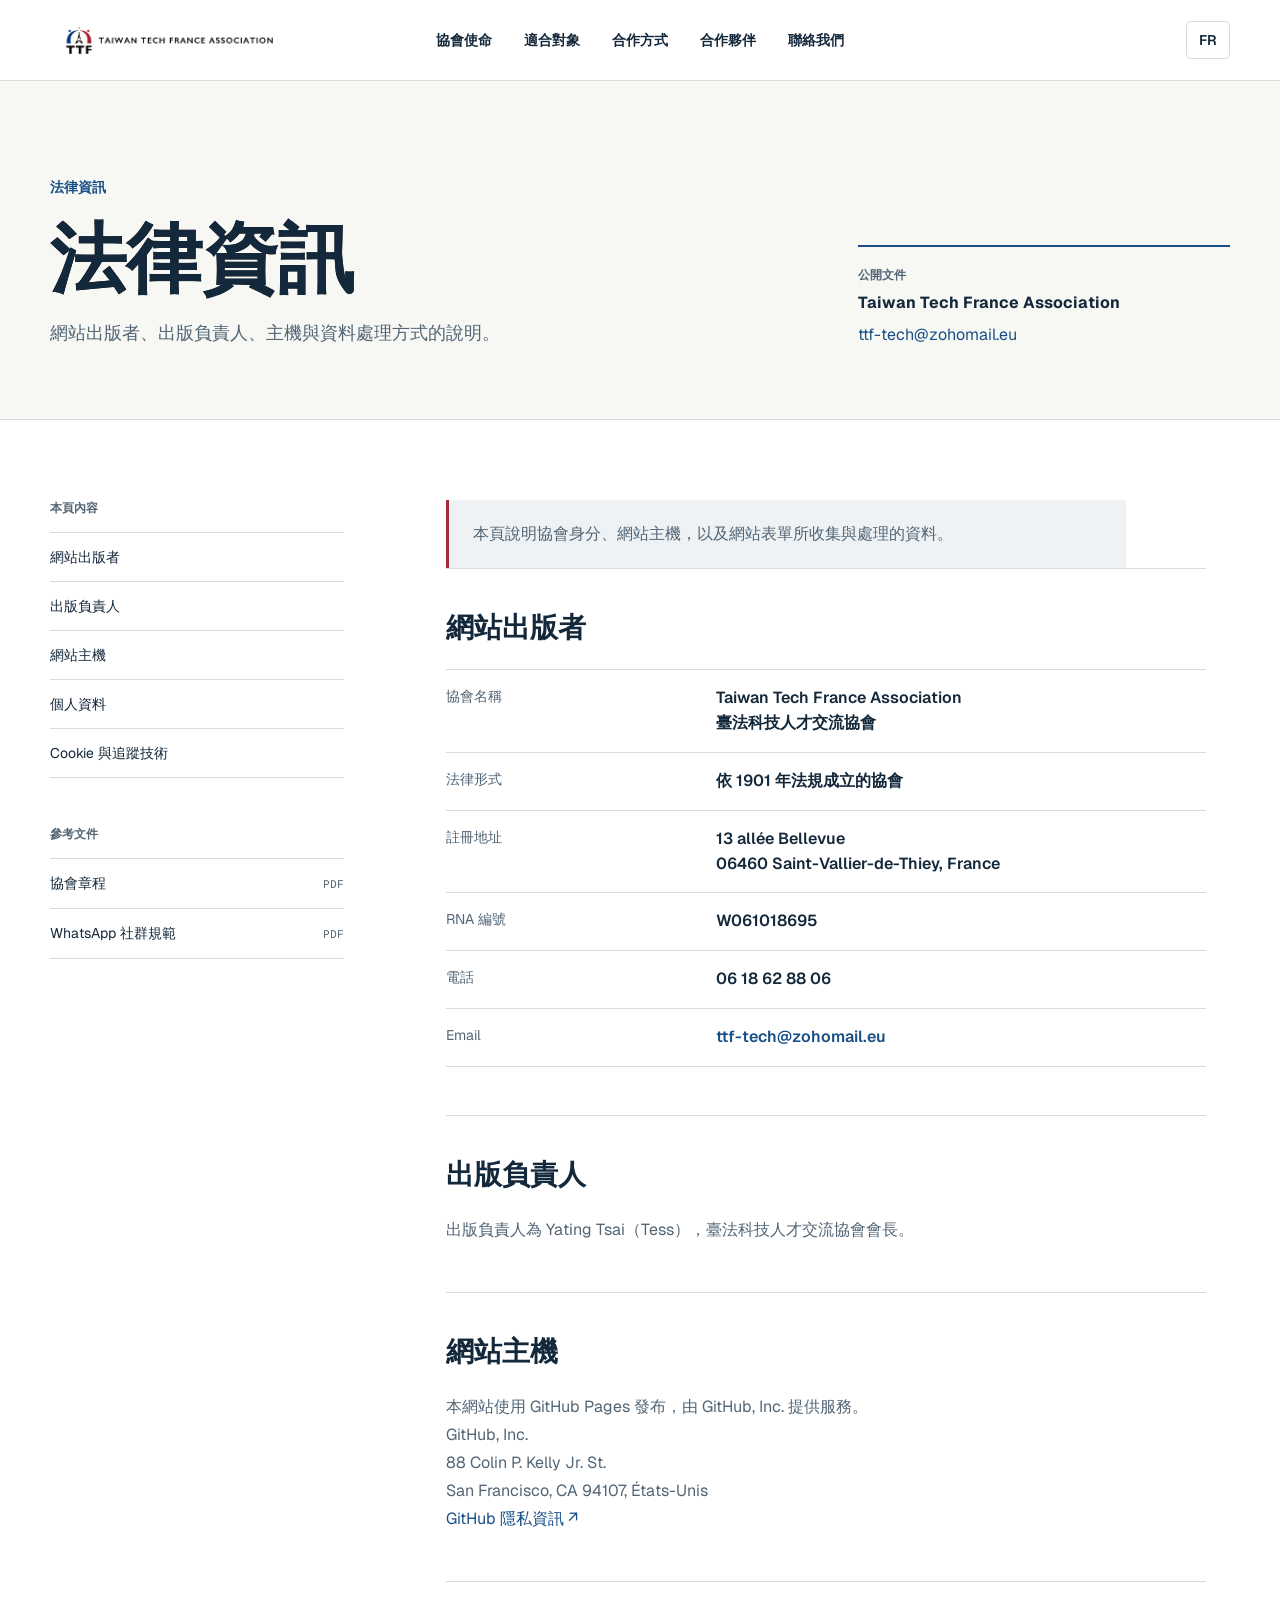
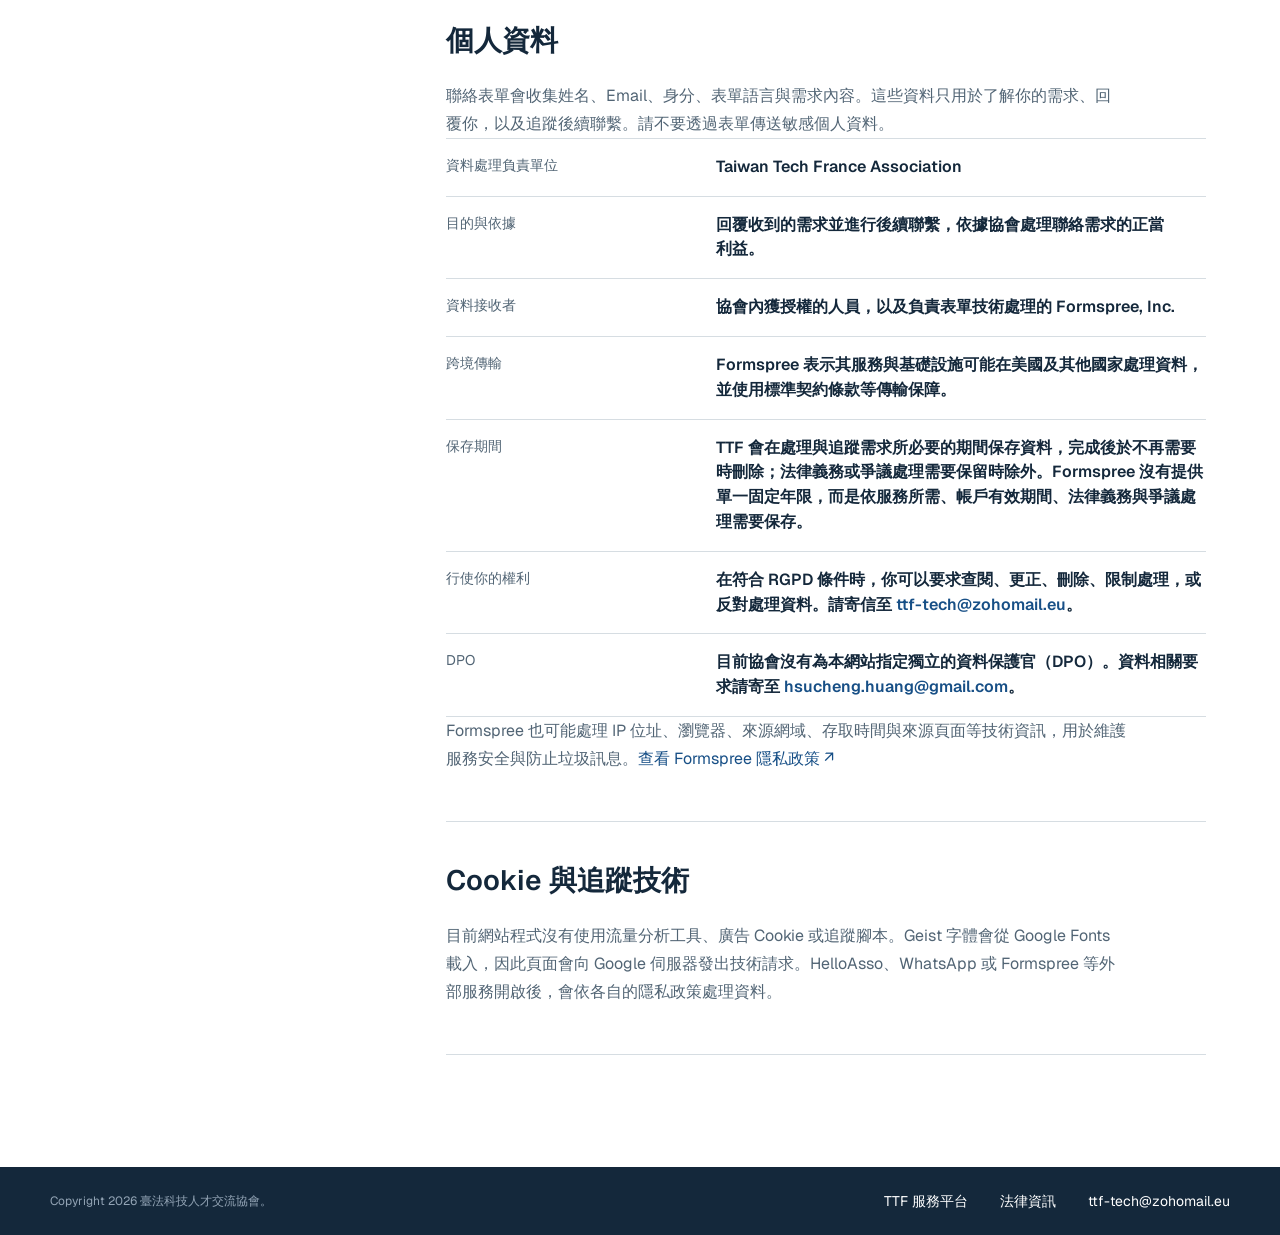
<file: mentions-legales-zh.html>
<!DOCTYPE html>
<html lang="zh-Hant" data-theme="new">
  <head>
    <meta charset="UTF-8" />
    <!-- Google Analytics -->
    <script async src="https://www.googletagmanager.com/gtag/js?id=G-ZTM2QR5VPV"></script>
    <script>
      window.dataLayer = window.dataLayer || [];
      function gtag(){dataLayer.push(arguments);}
      gtag("js", new Date());
      gtag("config", "G-ZTM2QR5VPV", { content_group: "branding-site" });
    </script>
    <meta name="viewport" content="width=device-width, initial-scale=1.0" />
    <script>document.documentElement.classList.add("js");</script>
    <link rel="icon" href="assets/favicon.ico?v=20260802" type="image/x-icon" />
    <title>法律資訊 | 臺法科技人才交流協會</title>
    <meta
      name="description"
      content="臺法科技人才交流協會的法律資訊、聯絡方式、網站主機與資料處理說明。"
    />
    <meta name="robots" content="index, follow" />
    <link rel="canonical" href="https://ttf-tech.github.io/branding-site/mentions-legales-zh.html" />
    <meta property="og:type" content="website" />
    <meta property="og:title" content="法律資訊 | 臺法科技人才交流協會" />
    <meta property="og:description" content="臺法科技人才交流協會的法律資訊、聯絡方式、網站主機與資料處理說明。" />
    <meta property="og:url" content="https://ttf-tech.github.io/branding-site/mentions-legales-zh.html" />
    <meta property="og:image" content="https://ttf-tech.github.io/branding-site/assets/logo-mark.png" />
    <meta property="og:locale" content="zh_TW" />
    <meta name="twitter:card" content="summary_large_image" />
    <meta name="twitter:title" content="法律資訊 | 臺法科技人才交流協會" />
    <meta name="twitter:description" content="臺法科技人才交流協會的法律資訊、聯絡方式、網站主機與資料處理說明。" />
    <meta name="twitter:image" content="https://ttf-tech.github.io/branding-site/assets/logo-mark.png" />
    <link rel="preconnect" href="https://fonts.googleapis.com" />
    <link rel="preconnect" href="https://fonts.gstatic.com" crossorigin />
    <link
      href="https://fonts.googleapis.com/css2?family=Geist:wght@400..600&family=Geist+Mono:wght@400..600&display=swap"
      rel="stylesheet"
    />
    <link rel="stylesheet" href="styles.css?v=20260903-6" />
  </head>
  <body>
    <a class="skip-link" href="#main-content">跳到主要內容</a>

    <header class="journal-header">
      <div class="container journal-nav-shell">
        <a class="journal-brand" href="index.html" aria-label="臺法科技人才交流協會，回到首頁">
          <img src="assets/logo-en-horizontal.png" alt="Taiwan Tech France Association" />
        </a>
        <nav id="journal-nav" class="journal-nav" aria-label="主要導覽">
          <a href="index.html#reseau">協會使命</a>
          <a href="index.html#publics-accompagnes">適合對象</a>
          <a href="index.html#methode-association">合作方式</a>
          <a href="index.html#partenaires">合作夥伴</a>
          <a href="index.html#contact">聯絡我們</a>
        </nav>
        <div class="journal-tools">
          <a class="journal-language" href="mentions-legales.html" hreflang="fr" aria-label="切換到法文法律資訊">FR</a>
          <button class="journal-menu-toggle" type="button" aria-expanded="false" aria-controls="journal-nav" aria-label="開啟選單">
            <span aria-hidden="true"></span><span aria-hidden="true"></span>
          </button>
        </div>
      </div>
    </header>

    <main id="main-content" class="legal-page">
      <section class="legal-hero">
        <div class="container legal-hero-grid">
          <div>
            <p class="journal-kicker">法律資訊</p>
            <h1>法律資訊</h1>
            <p>網站出版者、出版負責人、主機與資料處理方式的說明。</p>
          </div>
          <aside class="legal-meta" aria-label="文件識別資訊">
            <span>公開文件</span>
            <strong>Taiwan Tech France Association</strong>
            <a href="mailto:ttf-tech@zohomail.eu">ttf-tech@zohomail.eu</a>
          </aside>
        </div>
      </section>

      <section class="legal-document">
        <div class="container legal-layout">
          <aside class="legal-sidebar">
            <nav class="legal-toc" aria-label="法律資訊目錄">
              <p>本頁內容</p>
              <a href="#editeur">網站出版者</a>
              <a href="#publication">出版負責人</a>
              <a href="#hebergement">網站主機</a>
              <a href="#donnees">個人資料</a>
              <a href="#cookies">Cookie 與追蹤技術</a>
            </nav>
            <div class="legal-downloads">
              <p>參考文件</p>
              <a href="assets/20260730%20-%20TTF%20%E5%8D%94%E6%9C%83%E7%AB%A0%E7%A8%8B%20Final%20Version.pdf" target="_blank" rel="noopener" type="application/pdf">協會章程 <span>PDF</span></a>
              <a href="assets/20260730%20-%20TTF%20Whtasapp%20%E5%A4%A7%E7%BE%A4%20-%20%E7%AE%A1%E7%90%86%E5%8E%9F%E5%89%87%20Final%20version.pdf" target="_blank" rel="noopener" type="application/pdf">WhatsApp 社群規範 <span>PDF</span></a>
            </div>
          </aside>

          <article class="legal-content">
            <p class="legal-notice">本頁說明協會身分、網站主機，以及網站表單所收集與處理的資料。</p>

            <section id="editeur">
              <h2>網站出版者</h2>
              <dl class="legal-facts">
                <div><dt>協會名稱</dt><dd>Taiwan Tech France Association<br />臺法科技人才交流協會</dd></div>
                <div><dt>法律形式</dt><dd>依 1901 年法規成立的協會</dd></div>
                <div><dt>註冊地址</dt><dd>13 allée Bellevue<br />06460 Saint-Vallier-de-Thiey, France</dd></div>
                <div><dt>RNA 編號</dt><dd>W061018695</dd></div>
                <div><dt>電話</dt><dd>06 18 62 88 06</dd></div>
                <div><dt>Email</dt><dd><a href="mailto:ttf-tech@zohomail.eu">ttf-tech@zohomail.eu</a></dd></div>
              </dl>
            </section>

            <section id="publication">
              <h2>出版負責人</h2>
              <p>出版負責人為 Yating Tsai（Tess），臺法科技人才交流協會會長。</p>
            </section>

            <section id="hebergement">
              <h2>網站主機</h2>
              <p>本網站使用 GitHub Pages 發布，由 GitHub, Inc. 提供服務。</p>
              <p>GitHub, Inc.<br />88 Colin P. Kelly Jr. St.<br />San Francisco, CA 94107, États-Unis</p>
              <p><a href="https://docs.github.com/en/site-policy/privacy-policies/github-general-privacy-statement" target="_blank" rel="noopener">GitHub 隱私資訊 ↗</a></p>
            </section>

            <section id="donnees">
              <h2>個人資料</h2>
              <p>聯絡表單會收集姓名、Email、身分、表單語言與需求內容。這些資料只用於了解你的需求、回覆你，以及追蹤後續聯繫。請不要透過表單傳送敏感個人資料。</p>
              <dl class="legal-facts">
                <div><dt>資料處理負責單位</dt><dd>Taiwan Tech France Association</dd></div>
                <div><dt>目的與依據</dt><dd>回覆收到的需求並進行後續聯繫，依據協會處理聯絡需求的正當利益。</dd></div>
                <div><dt>資料接收者</dt><dd>協會內獲授權的人員，以及負責表單技術處理的 Formspree, Inc.</dd></div>
                <div><dt>跨境傳輸</dt><dd>Formspree 表示其服務與基礎設施可能在美國及其他國家處理資料，並使用標準契約條款等傳輸保障。</dd></div>
                <div><dt>保存期間</dt><dd>TTF 會在處理與追蹤需求所必要的期間保存資料，完成後於不再需要時刪除；法律義務或爭議處理需要保留時除外。Formspree 沒有提供單一固定年限，而是依服務所需、帳戶有效期間、法律義務與爭議處理需要保存。</dd></div>
                <div><dt>行使你的權利</dt><dd>在符合 RGPD 條件時，你可以要求查閱、更正、刪除、限制處理，或反對處理資料。請寄信至 <a href="mailto:ttf-tech@zohomail.eu">ttf-tech@zohomail.eu</a>。</dd></div>
                <div><dt>DPO</dt><dd>目前協會沒有為本網站指定獨立的資料保護官（DPO）。資料相關要求請寄至 <a href="mailto:hsucheng.huang@gmail.com">hsucheng.huang@gmail.com</a>。</dd></div>
              </dl>
              <p>Formspree 也可能處理 IP 位址、瀏覽器、來源網域、存取時間與來源頁面等技術資訊，用於維護服務安全與防止垃圾訊息。<a href="https://formspree.io/legal/privacy-policy/" target="_blank" rel="noopener">查看 Formspree 隱私政策 ↗</a></p>
            </section>

            <section id="cookies">
              <h2>Cookie 與追蹤技術</h2>
              <p>目前網站程式沒有使用流量分析工具、廣告 Cookie 或追蹤腳本。Geist 字體會從 Google Fonts 載入，因此頁面會向 Google 伺服器發出技術請求。HelloAsso、WhatsApp 或 Formspree 等外部服務開啟後，會依各自的隱私政策處理資料。</p>
            </section>
          </article>
        </div>
      </section>
    </main>

    <footer class="journal-footer">
      <div class="container journal-footer-row">
        <p class="journal-copyright">Copyright <span data-current-year></span> 臺法科技人才交流協會。</p>
        <nav class="journal-footer-links" aria-label="頁尾連結">
          <a href="https://ttf-tech.github.io/" target="_blank" rel="noopener noreferrer">TTF 服務平台</a>
          <a href="mentions-legales-zh.html" aria-current="page">法律資訊</a>
          <a href="mailto:ttf-tech@zohomail.eu">ttf-tech@zohomail.eu</a>
        </nav>
      </div>
    </footer>

    <script src="script.js?v=20260903-6"></script>
  </body>
</html>
</file>
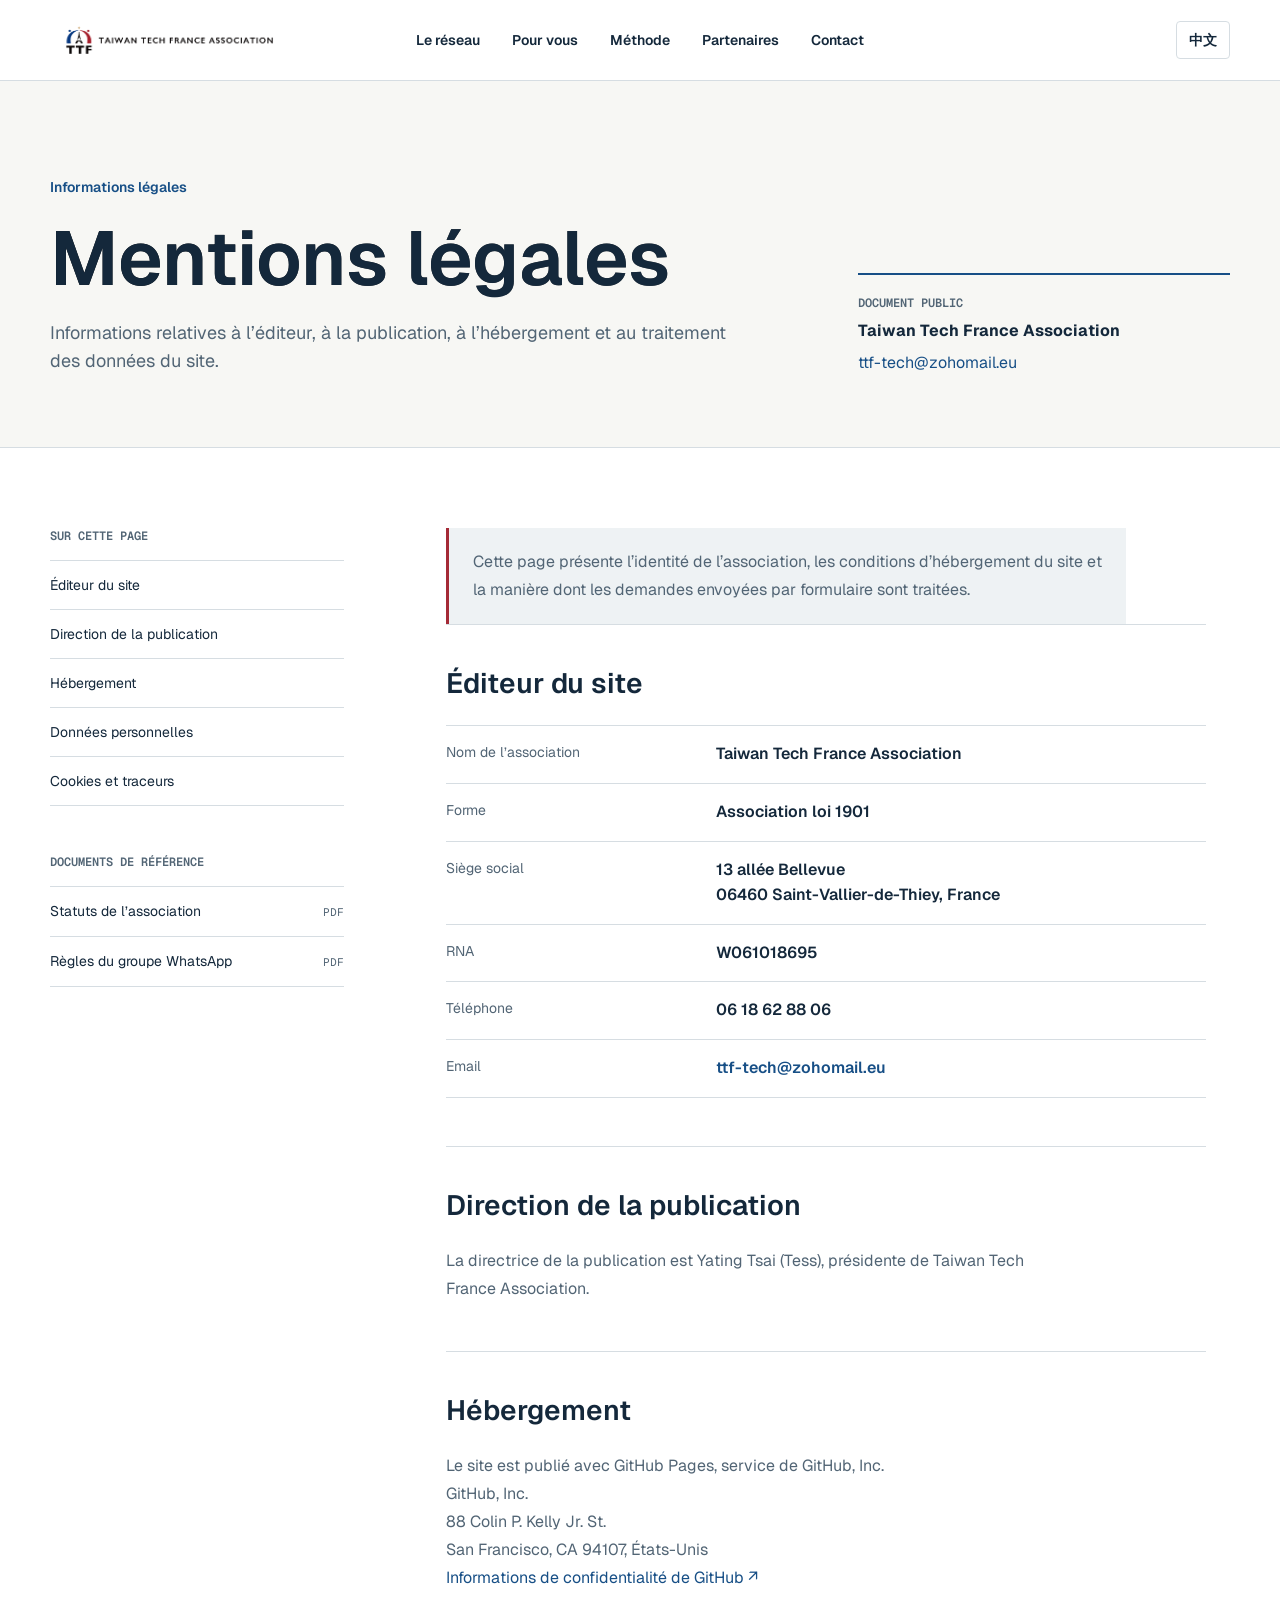
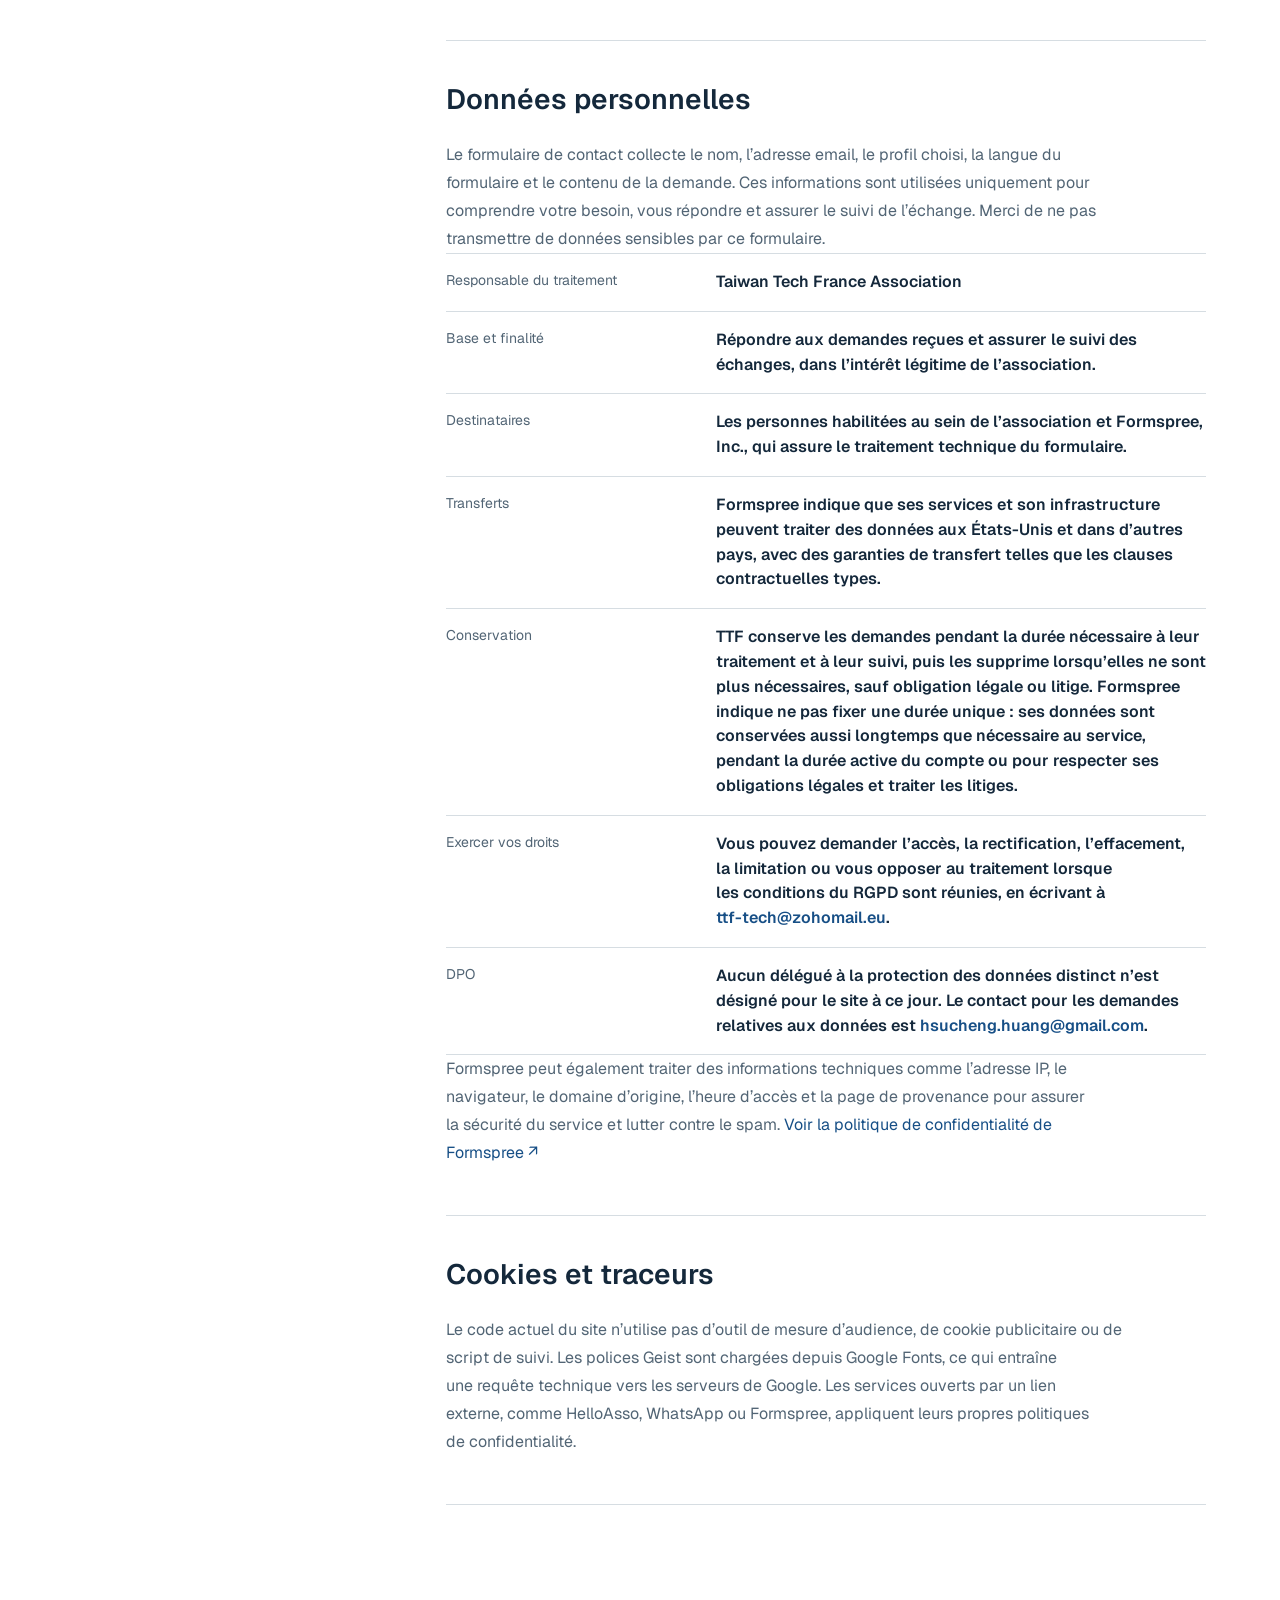
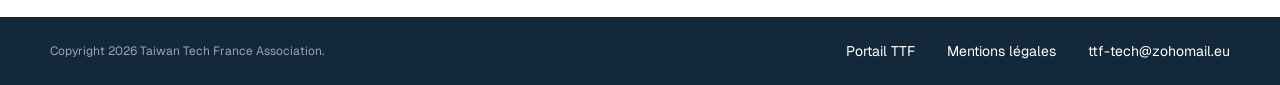
<file: mentions-legales.html>
<!DOCTYPE html>
<html lang="fr" data-theme="new">
  <head>
    <meta charset="UTF-8" />
    <!-- Google Analytics -->
    <script async src="https://www.googletagmanager.com/gtag/js?id=G-ZTM2QR5VPV"></script>
    <script>
      window.dataLayer = window.dataLayer || [];
      function gtag(){dataLayer.push(arguments);}
      gtag("js", new Date());
      gtag("config", "G-ZTM2QR5VPV", { content_group: "branding-site" });
    </script>
    <meta name="viewport" content="width=device-width, initial-scale=1.0" />
    <script>document.documentElement.classList.add("js");</script>
    <link rel="icon" href="assets/favicon.ico?v=20260802" type="image/x-icon" />
    <title>Mentions légales | Taiwan Tech France Association</title>
    <meta
      name="description"
      content="Mentions légales et informations de contact de Taiwan Tech France Association."
    />
    <meta name="robots" content="index, follow" />
    <link rel="canonical" href="https://ttf-tech.github.io/branding-site/mentions-legales.html" />
    <meta property="og:type" content="website" />
    <meta property="og:title" content="Mentions légales | Taiwan Tech France Association" />
    <meta property="og:description" content="Mentions légales et informations de contact de Taiwan Tech France Association." />
    <meta property="og:url" content="https://ttf-tech.github.io/branding-site/mentions-legales.html" />
    <meta property="og:image" content="https://ttf-tech.github.io/branding-site/assets/logo-mark.png" />
    <meta property="og:locale" content="fr_FR" />
    <meta name="twitter:card" content="summary_large_image" />
    <meta name="twitter:title" content="Mentions légales | Taiwan Tech France Association" />
    <meta name="twitter:description" content="Mentions légales et informations de contact de Taiwan Tech France Association." />
    <meta name="twitter:image" content="https://ttf-tech.github.io/branding-site/assets/logo-mark.png" />
    <link rel="preconnect" href="https://fonts.googleapis.com" />
    <link rel="preconnect" href="https://fonts.gstatic.com" crossorigin />
    <link
      href="https://fonts.googleapis.com/css2?family=Geist:wght@400..600&family=Geist+Mono:wght@400..600&display=swap"
      rel="stylesheet"
    />
    <link rel="stylesheet" href="styles.css?v=20260903-6" />
  </head>
  <body>
    <a class="skip-link" href="#main-content">Aller au contenu</a>

    <header class="journal-header">
      <div class="container journal-nav-shell">
        <a class="journal-brand" href="fr.html" aria-label="Taiwan Tech France Association, accueil">
          <img src="assets/logo-en-horizontal.png" alt="Taiwan Tech France Association" />
        </a>
        <nav id="journal-nav" class="journal-nav" aria-label="Navigation principale">
          <a href="fr.html#reseau">Le réseau</a>
          <a href="fr.html#publics-accompagnes">Pour vous</a>
          <a href="fr.html#methode-association">Méthode</a>
          <a href="fr.html#partenaires">Partenaires</a>
          <a href="fr.html#contact">Contact</a>
        </nav>
        <div class="journal-tools">
          <a class="journal-language" href="mentions-legales-zh.html" hreflang="zh-Hant" aria-label="Afficher les mentions légales en chinois traditionnel">中文</a>
          <button class="journal-menu-toggle" type="button" aria-expanded="false" aria-controls="journal-nav" aria-label="Ouvrir le menu">
            <span aria-hidden="true"></span><span aria-hidden="true"></span>
          </button>
        </div>
      </div>
    </header>

    <main id="main-content" class="legal-page">
      <section class="legal-hero">
        <div class="container legal-hero-grid">
          <div>
            <p class="journal-kicker">Informations légales</p>
            <h1>Mentions légales</h1>
            <p>Informations relatives à l’éditeur, à la publication, à l’hébergement et au traitement des données du site.</p>
          </div>
          <aside class="legal-meta" aria-label="Identification du document">
            <span>Document public</span>
            <strong>Taiwan Tech France Association</strong>
            <a href="mailto:ttf-tech@zohomail.eu">ttf-tech@zohomail.eu</a>
          </aside>
        </div>
      </section>

      <section class="legal-document">
        <div class="container legal-layout">
          <aside class="legal-sidebar">
            <nav class="legal-toc" aria-label="Sommaire des mentions légales">
              <p>Sur cette page</p>
              <a href="#editeur">Éditeur du site</a>
              <a href="#publication">Direction de la publication</a>
              <a href="#hebergement">Hébergement</a>
              <a href="#donnees">Données personnelles</a>
              <a href="#cookies">Cookies et traceurs</a>
            </nav>
            <div class="legal-downloads">
              <p>Documents de référence</p>
              <a href="assets/TTF%20French%20Final%20Version.pdf" target="_blank" rel="noopener" type="application/pdf">Statuts de l’association <span>PDF</span></a>
              <a href="assets/TTF%20Whtasapp%20French%20version.pdf" target="_blank" rel="noopener" type="application/pdf">Règles du groupe WhatsApp <span>PDF</span></a>
            </div>
          </aside>

          <article class="legal-content">
            <p class="legal-notice">Cette page présente l’identité de l’association, les conditions d’hébergement du site et la manière dont les demandes envoyées par formulaire sont traitées.</p>

            <section id="editeur">
              <h2>Éditeur du site</h2>
              <dl class="legal-facts">
                <div><dt>Nom de l’association</dt><dd>Taiwan Tech France Association</dd></div>
                <div><dt>Forme</dt><dd>Association loi 1901</dd></div>
                <div><dt>Siège social</dt><dd>13 allée Bellevue<br />06460 Saint-Vallier-de-Thiey, France</dd></div>
                <div><dt>RNA</dt><dd>W061018695</dd></div>
                <div><dt>Téléphone</dt><dd>06 18 62 88 06</dd></div>
                <div><dt>Email</dt><dd><a href="mailto:ttf-tech@zohomail.eu">ttf-tech@zohomail.eu</a></dd></div>
              </dl>
            </section>

            <section id="publication">
              <h2>Direction de la publication</h2>
              <p>La directrice de la publication est Yating Tsai (Tess), présidente de Taiwan Tech France Association.</p>
            </section>

            <section id="hebergement">
              <h2>Hébergement</h2>
              <p>Le site est publié avec GitHub Pages, service de GitHub, Inc.</p>
              <p>GitHub, Inc.<br />88 Colin P. Kelly Jr. St.<br />San Francisco, CA 94107, États-Unis</p>
              <p><a href="https://docs.github.com/en/site-policy/privacy-policies/github-general-privacy-statement" target="_blank" rel="noopener">Informations de confidentialité de GitHub ↗</a></p>
            </section>

            <section id="donnees">
              <h2>Données personnelles</h2>
              <p>Le formulaire de contact collecte le nom, l’adresse email, le profil choisi, la langue du formulaire et le contenu de la demande. Ces informations sont utilisées uniquement pour comprendre votre besoin, vous répondre et assurer le suivi de l’échange. Merci de ne pas transmettre de données sensibles par ce formulaire.</p>
              <dl class="legal-facts">
                <div><dt>Responsable du traitement</dt><dd>Taiwan Tech France Association</dd></div>
                <div><dt>Base et finalité</dt><dd>Répondre aux demandes reçues et assurer le suivi des échanges, dans l’intérêt légitime de l’association.</dd></div>
                <div><dt>Destinataires</dt><dd>Les personnes habilitées au sein de l’association et Formspree, Inc., qui assure le traitement technique du formulaire.</dd></div>
                <div><dt>Transferts</dt><dd>Formspree indique que ses services et son infrastructure peuvent traiter des données aux États-Unis et dans d’autres pays, avec des garanties de transfert telles que les clauses contractuelles types.</dd></div>
                <div><dt>Conservation</dt><dd>TTF conserve les demandes pendant la durée nécessaire à leur traitement et à leur suivi, puis les supprime lorsqu’elles ne sont plus nécessaires, sauf obligation légale ou litige. Formspree indique ne pas fixer une durée unique : ses données sont conservées aussi longtemps que nécessaire au service, pendant la durée active du compte ou pour respecter ses obligations légales et traiter les litiges.</dd></div>
                <div><dt>Exercer vos droits</dt><dd>Vous pouvez demander l’accès, la rectification, l’effacement, la limitation ou vous opposer au traitement lorsque les conditions du RGPD sont réunies, en écrivant à <a href="mailto:ttf-tech@zohomail.eu">ttf-tech@zohomail.eu</a>.</dd></div>
                <div><dt>DPO</dt><dd>Aucun délégué à la protection des données distinct n’est désigné pour le site à ce jour. Le contact pour les demandes relatives aux données est <a href="mailto:hsucheng.huang@gmail.com">hsucheng.huang@gmail.com</a>.</dd></div>
              </dl>
              <p>Formspree peut également traiter des informations techniques comme l’adresse IP, le navigateur, le domaine d’origine, l’heure d’accès et la page de provenance pour assurer la sécurité du service et lutter contre le spam. <a href="https://formspree.io/legal/privacy-policy/" target="_blank" rel="noopener">Voir la politique de confidentialité de Formspree ↗</a></p>
            </section>

            <section id="cookies">
              <h2>Cookies et traceurs</h2>
              <p>Le code actuel du site n’utilise pas d’outil de mesure d’audience, de cookie publicitaire ou de script de suivi. Les polices Geist sont chargées depuis Google Fonts, ce qui entraîne une requête technique vers les serveurs de Google. Les services ouverts par un lien externe, comme HelloAsso, WhatsApp ou Formspree, appliquent leurs propres politiques de confidentialité.</p>
            </section>
          </article>
        </div>
      </section>
    </main>

    <footer class="journal-footer">
      <div class="container journal-footer-row">
        <p class="journal-copyright">Copyright <span data-current-year></span> Taiwan Tech France Association.</p>
        <nav class="journal-footer-links" aria-label="Liens de pied de page">
          <a href="https://ttf-tech.github.io/" target="_blank" rel="noopener noreferrer">Portail TTF</a>
          <a href="mentions-legales.html" aria-current="page">Mentions légales</a>
          <a href="mailto:ttf-tech@zohomail.eu">ttf-tech@zohomail.eu</a>
        </nav>
      </div>
    </footer>

    <script src="script.js?v=20260903-6"></script>
  </body>
</html>
</file>
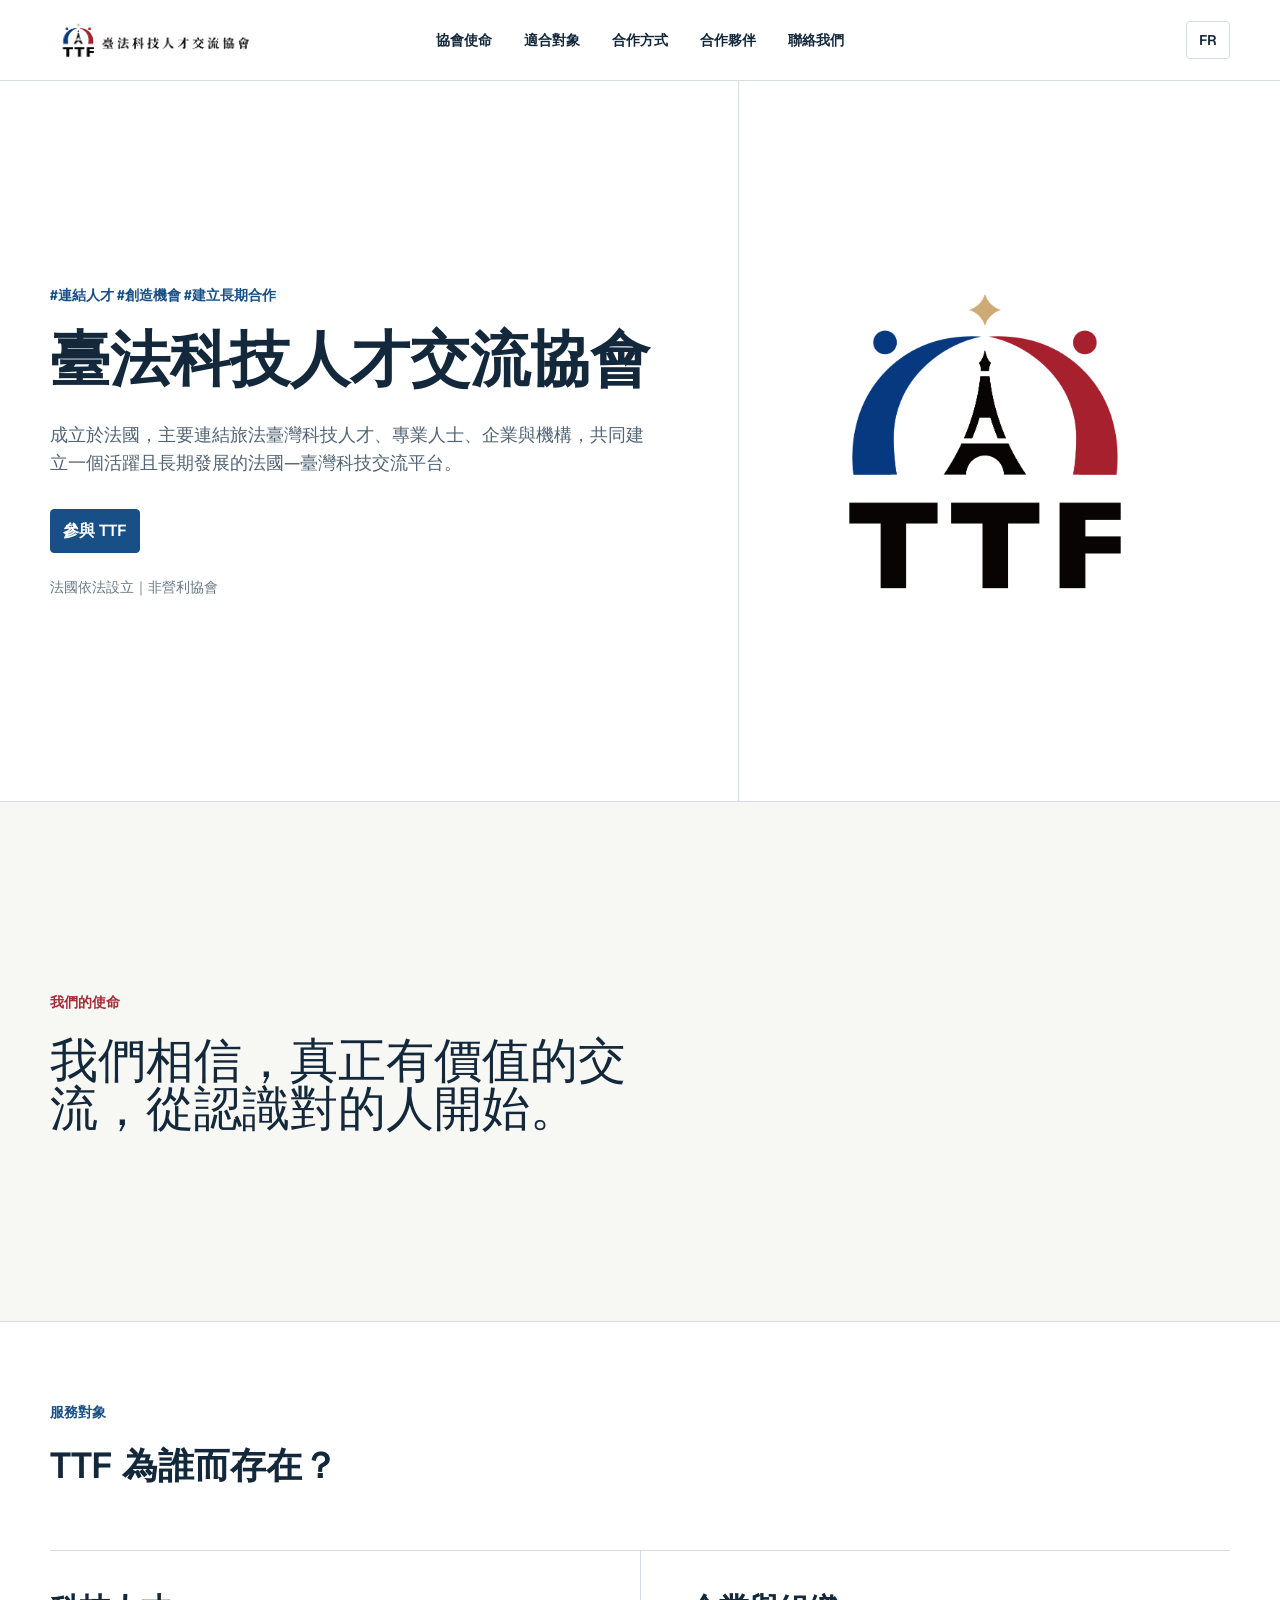
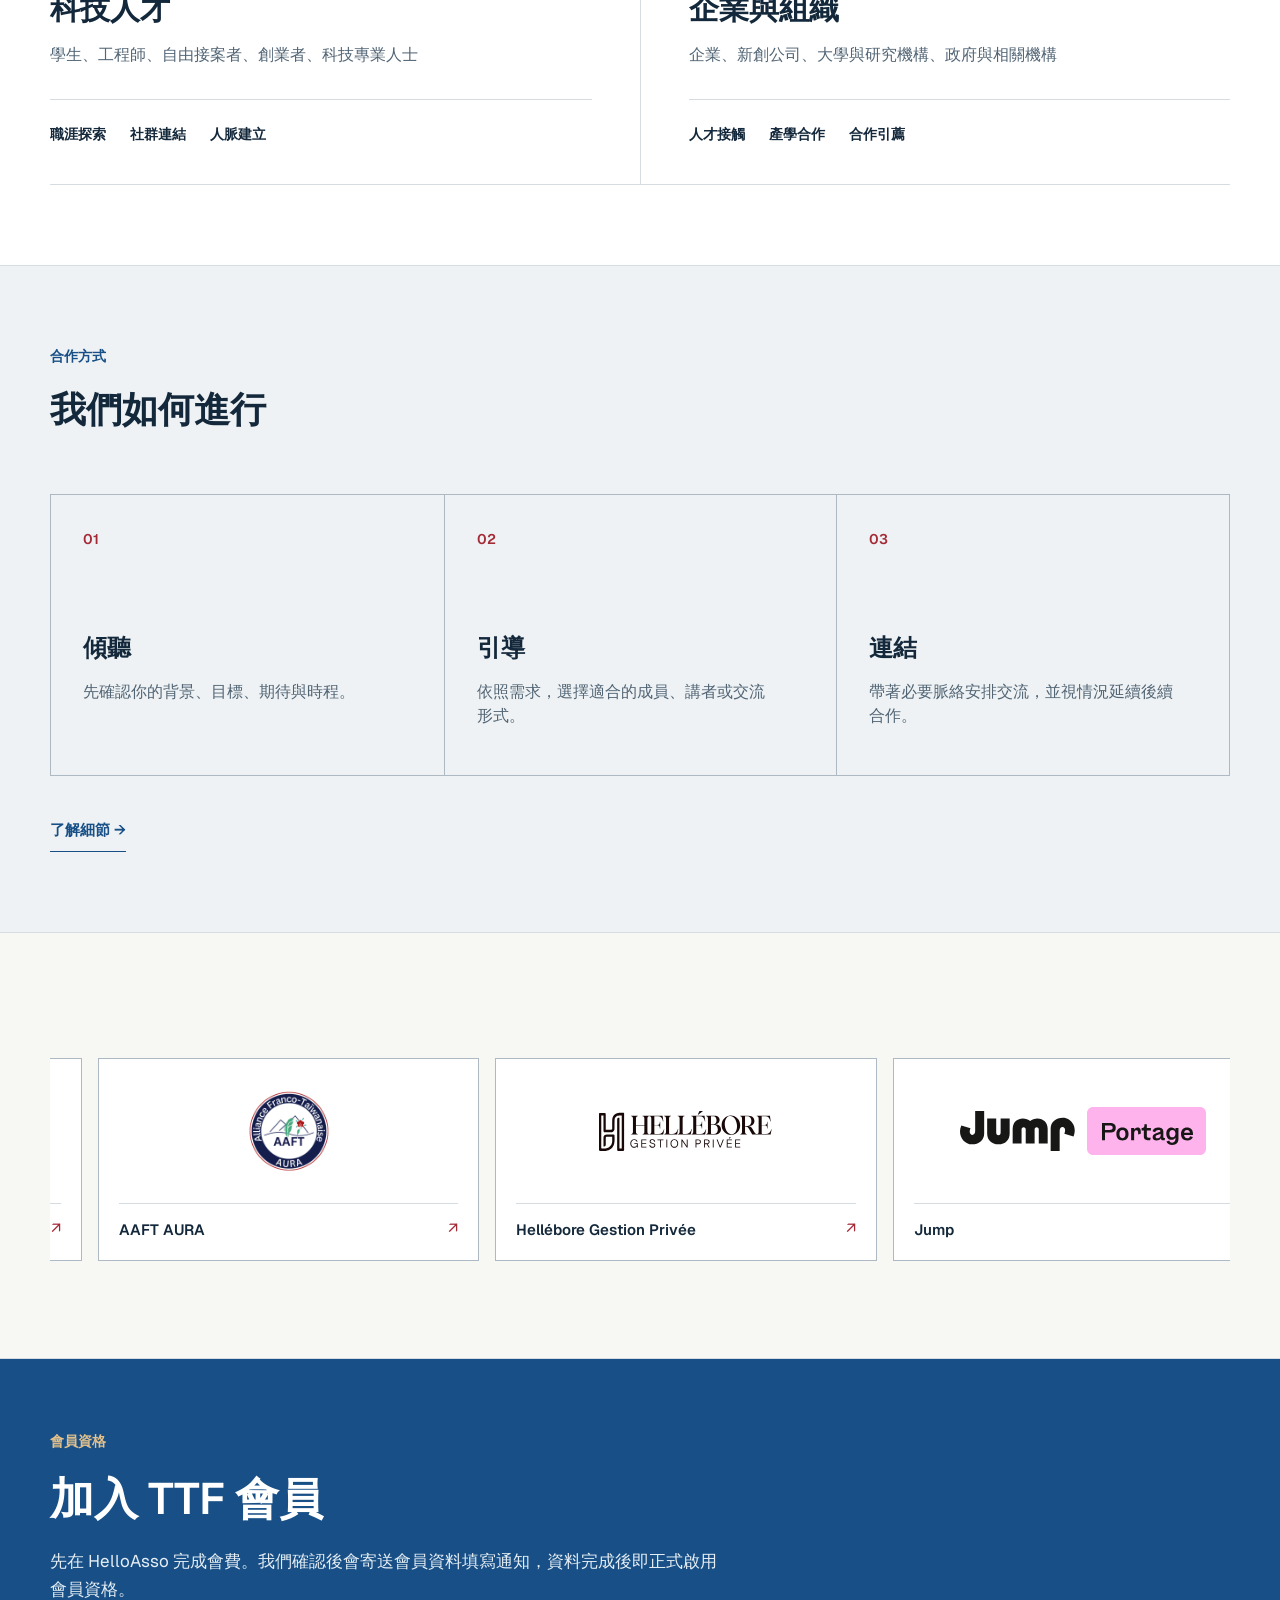
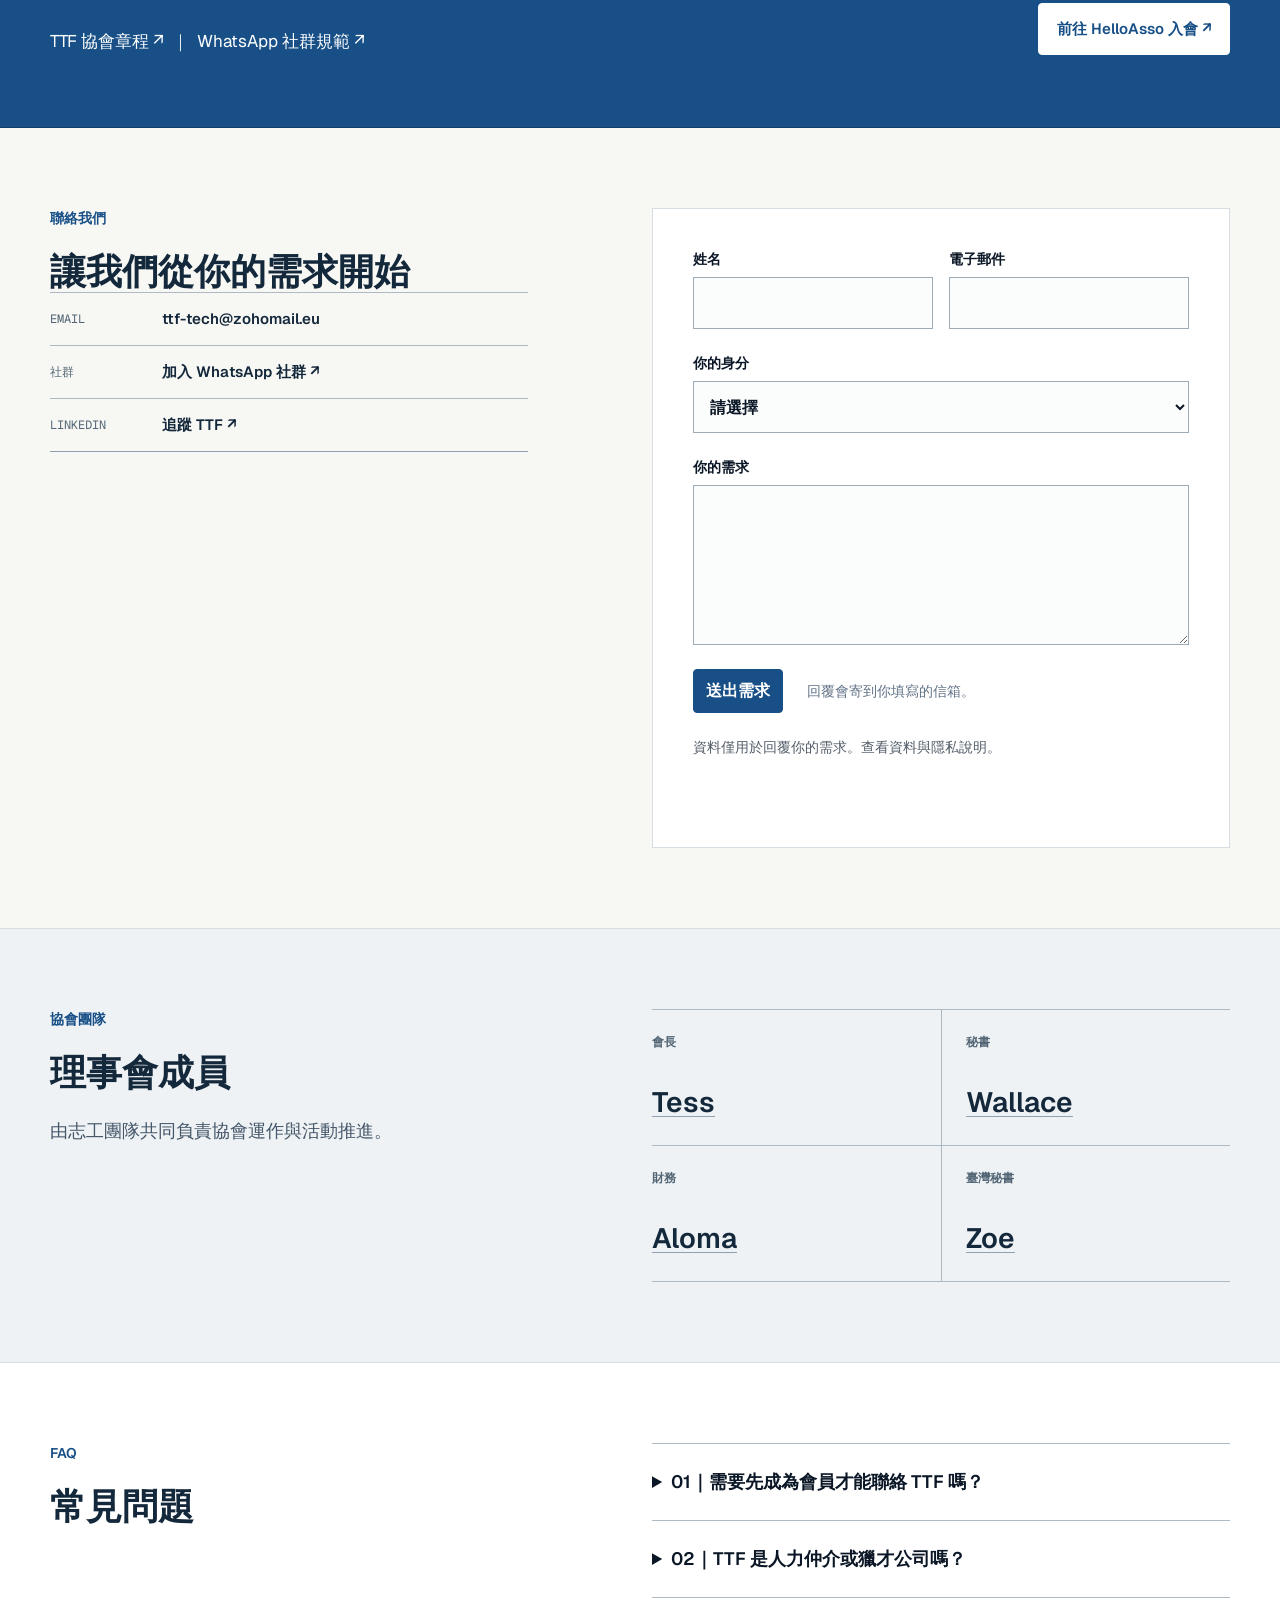
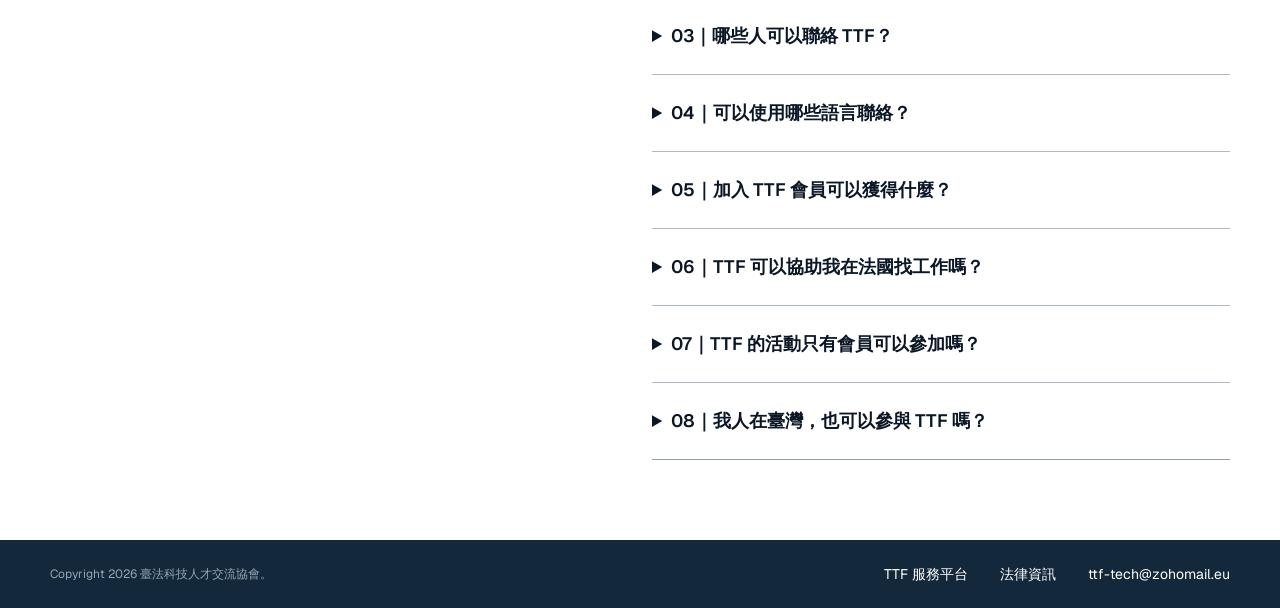
<file: zh.html>
<!DOCTYPE html>
<html lang="zh-Hant" data-theme="new">
  <head>
    <meta charset="UTF-8" />
    <!-- Google Analytics -->
    <script async src="https://www.googletagmanager.com/gtag/js?id=G-ZTM2QR5VPV"></script>
    <script>
      window.dataLayer = window.dataLayer || [];
      function gtag(){dataLayer.push(arguments);}
      gtag("js", new Date());
      gtag("config", "G-ZTM2QR5VPV", { content_group: "branding-site" });
    </script>
    <meta name="viewport" content="width=device-width, initial-scale=1.0" />
    <script>document.documentElement.classList.add("js");</script>
    <link rel="icon" href="assets/favicon.ico?v=20260802" type="image/x-icon" />
    <title>臺法科技人才交流協會 | 連結人才、創造機會、建立長期合作</title>
    <meta
      name="description"
      content="臺法科技人才交流協會連結旅法臺灣科技人才、專業人士、企業與機構，共同建立長期發展的法國—臺灣科技交流平台。"
    />
    <meta name="robots" content="index, follow" />
    <link rel="canonical" href="https://ttf-tech.github.io/branding-site/zh.html" />
    <meta property="og:type" content="website" />
    <meta property="og:title" content="臺法科技人才交流協會" />
    <meta property="og:description" content="連結人才、創造機會、建立長期合作。" />
    <meta property="og:url" content="https://ttf-tech.github.io/branding-site/zh.html" />
    <meta property="og:image" content="https://ttf-tech.github.io/branding-site/assets/logo-mark.png" />
    <meta property="og:locale" content="zh_TW" />
    <meta name="twitter:card" content="summary_large_image" />
    <meta name="twitter:title" content="臺法科技人才交流協會" />
    <meta name="twitter:description" content="連結人才、創造機會、建立長期合作。" />
    <meta name="twitter:image" content="https://ttf-tech.github.io/branding-site/assets/logo-mark.png" />
    <link rel="preconnect" href="https://fonts.googleapis.com" />
    <link rel="preconnect" href="https://fonts.gstatic.com" crossorigin />
    <link
      href="https://fonts.googleapis.com/css2?family=Geist:wght@400..600&family=Geist+Mono:wght@400..600&display=swap"
      rel="stylesheet"
    />
    <link rel="stylesheet" href="styles.css?v=20260903-6" />
  </head>
  <body>
    <a class="skip-link" href="#main-content">跳到主要內容</a>

    <header class="journal-header">
        <div class="container journal-nav-shell">
          <a class="journal-brand" href="#accueil" aria-label="臺法科技人才交流協會，回到首頁">
            <img src="assets/logo-zh-horizontal.png" alt="臺法科技人才交流協會" />
          </a>
          <nav id="journal-nav" class="journal-nav" aria-label="主要導覽">
            <a href="#reseau">協會使命</a>
            <a href="#publics-accompagnes">適合對象</a>
            <a href="#methode-association">合作方式</a>
            <a href="#partenaires">合作夥伴</a>
            <a href="#contact">聯絡我們</a>
          </nav>
          <div class="journal-tools">
            <a class="journal-language" href="fr.html" hreflang="fr" aria-label="切換到法文版">FR</a>
            <button class="journal-menu-toggle" type="button" aria-expanded="false" aria-controls="journal-nav" aria-label="開啟選單">
              <span aria-hidden="true"></span><span aria-hidden="true"></span>
            </button>
          </div>
        </div>
      </header>

      <main id="main-content">
        <section id="accueil" class="journal-hero">
          <div class="container journal-hero-grid">
            <div class="journal-hero-copy journal-reveal">
              <p class="journal-kicker">#連結人才 #創造機會 #建立長期合作</p>
              <h1>臺法科技人才交流協會</h1>
              <p class="journal-lead">成立於法國，主要連結旅法臺灣科技人才、專業人士、企業與機構，共同建立一個活躍且長期發展的法國—臺灣科技交流平台。</p>
              <a class="journal-primary" href="#contact">參與 TTF</a>
              <p class="journal-proof">法國依法設立｜非營利協會</p>
            </div>
            <div class="journal-hero-visual journal-reveal" aria-label="臺法科技人才交流協會標誌">
              <div class="journal-axis"><span>法國</span><span>臺灣</span></div>
              <div class="journal-symbol"><img src="assets/logo-mark.png" alt="TTF 標誌，象徵法國與臺灣之間的橋梁" /></div>
              <div class="journal-index" aria-hidden="true"><span>傾聽</span><span>引導</span><span>連結</span></div>
            </div>
          </div>
        </section>

        <section id="reseau" class="journal-manifesto">
          <div class="container">
            <p class="journal-kicker">我們的使命</p>
            <h2 class="tagline-reveal">我們相信，真正有價值的交流，<br />從認識對的人開始。</h2>
          </div>
        </section>

        <section id="publics-accompagnes" class="journal-pathways">
          <div class="container">
            <div class="journal-section-heading journal-reveal"><p class="journal-kicker">服務對象</p><h2>TTF 為誰而存在？</h2></div>
            <div class="journal-pathway-grid">
              <article class="journal-pathway journal-pathway-talent journal-reveal">
                <h3>科技人才</h3>
                <p>學生、工程師、自由接案者、創業者、科技專業人士</p>
                <ul><li>職涯探索</li><li>社群連結</li><li>人脈建立</li></ul>
              </article>
              <article class="journal-pathway journal-pathway-organisation journal-reveal">
                <h3>企業與組織</h3>
                <p>企業、新創公司、大學與研究機構、政府與相關機構</p>
                <ul><li>人才接觸</li><li>產學合作</li><li>合作引薦</li></ul>
              </article>
            </div>
          </div>
        </section>

        <section id="methode-association" class="journal-process">
          <div class="container">
            <div class="journal-process-title journal-reveal"><p class="journal-kicker">合作方式</p><h2>我們如何進行</h2></div>
            <ol class="journal-process-list">
              <li class="journal-reveal"><span>01</span><h3>傾聽</h3><p>先確認你的背景、目標、期待與時程。</p></li>
              <li class="journal-reveal"><span>02</span><h3>引導</h3><p>依照需求，選擇適合的成員、講者或交流形式。</p></li>
              <li class="journal-reveal"><span>03</span><h3>連結</h3><p>帶著必要脈絡安排交流，並視情況延續後續合作。</p></li>
            </ol>
            <a class="journal-process-action journal-reveal" href="#contact">了解細節 →</a>
          </div>
        </section>

        <section id="partenaires" class="journal-partners" aria-labelledby="partners-title">
          <div class="container">
            <div class="journal-partners-heading journal-reveal">
              <p id="partners-title" class="journal-kicker">合作夥伴</p>
            </div>
            <div class="journal-partners-carousel">
              <div id="partners-carousel" class="journal-partners-viewport" data-partners-carousel tabindex="0" aria-label="合作夥伴列表">
              <ul class="journal-partners-track">
                <li class="journal-partner-card">
                  <a class="journal-partner-link" href="https://noet-ia.com/" target="_blank" rel="noopener noreferrer" aria-label="造訪 noet-ia 官方網站">
                    <span class="journal-partner-mark"><img class="journal-partner-logo" src="assets/partners/noet-logo-2.png" alt="noet-ia logo" loading="lazy" decoding="async" /></span>
                    <span class="journal-partner-footer"><span class="journal-partner-name">noet-ia</span><span class="journal-partner-arrow" aria-hidden="true">↗</span></span>
                  </a>
                </li>
                <li class="journal-partner-card">
                  <a class="journal-partner-link" href="https://www.aaft-aura.org/" target="_blank" rel="noopener noreferrer" aria-label="造訪 AAFT AURA 官方網站">
                    <span class="journal-partner-mark"><img class="journal-partner-logo journal-partner-logo--square" src="assets/partners/aaft-logo-light.png" alt="AAFT AURA logo" loading="lazy" decoding="async" /></span>
                    <span class="journal-partner-footer"><span class="journal-partner-name">AAFT AURA</span><span class="journal-partner-arrow" aria-hidden="true">↗</span></span>
                  </a>
                </li>
                <li class="journal-partner-card">
                  <a class="journal-partner-link" href="https://helleboregestionprivee.fr/" target="_blank" rel="noopener noreferrer" aria-label="造訪 Hellébore Gestion Privée 官方網站">
                    <span class="journal-partner-mark"><img class="journal-partner-logo" src="assets/partners/hellebore-logo.svg" alt="Hellébore Gestion Privée logo" loading="lazy" decoding="async" /></span>
                    <span class="journal-partner-footer"><span class="journal-partner-name">Hellébore Gestion Privée</span><span class="journal-partner-arrow" aria-hidden="true">↗</span></span>
                  </a>
                </li>
                <li class="journal-partner-card">
                  <a class="journal-partner-link" href="https://www.join-jump.com/" target="_blank" rel="noopener noreferrer" aria-label="造訪 Jump 官方網站">
                    <span class="journal-partner-mark"><img class="journal-partner-logo" src="assets/partners/jump-logo.svg" alt="Jump logo" loading="lazy" decoding="async" /></span>
                    <span class="journal-partner-footer"><span class="journal-partner-name">Jump</span><span class="journal-partner-arrow" aria-hidden="true">↗</span></span>
                  </a>
                </li>
                <li class="journal-partner-card">
                  <a class="journal-partner-link" href="https://www.proxiel.com/" target="_blank" rel="noopener noreferrer" aria-label="造訪 Proxiel 官方網站">
                    <span class="journal-partner-mark"><img class="journal-partner-logo" src="assets/partners/proxiel-logo.png" alt="Proxiel logo" loading="lazy" decoding="async" /></span>
                    <span class="journal-partner-footer"><span class="journal-partner-name">Proxiel</span><span class="journal-partner-arrow" aria-hidden="true">↗</span></span>
                  </a>
                </li>
                <li class="journal-partner-card">
                  <a class="journal-partner-link" href="https://slasify.com/" target="_blank" rel="noopener noreferrer" aria-label="造訪 Slasify 官方網站">
                    <span class="journal-partner-mark"><img class="journal-partner-logo" src="assets/partners/Slasify_Logo_Black.png" alt="Slasify logo" loading="lazy" decoding="async" /></span>
                    <span class="journal-partner-footer"><span class="journal-partner-name">Slasify</span><span class="journal-partner-arrow" aria-hidden="true">↗</span></span>
                  </a>
                </li>
                <li class="journal-partner-card">
                  <a class="journal-partner-link" href="https://www.ubune.network/" target="_blank" rel="noopener noreferrer" aria-label="造訪 ubune network 官方網站">
                    <span class="journal-partner-mark"><img class="journal-partner-logo journal-partner-logo--square" src="assets/partners/ubune-logo.svg" alt="ubune network logo" loading="lazy" decoding="async" /></span>
                    <span class="journal-partner-footer"><span class="journal-partner-name">ubune network</span><span class="journal-partner-arrow" aria-hidden="true">↗</span></span>
                  </a>
                </li>
                <li class="journal-partner-card">
                  <a class="journal-partner-link" href="https://www.roc-taiwan.org/frprv/index.html" target="_blank" rel="noopener noreferrer" aria-label="造訪 駐普羅旺斯臺北辦事處 官方網站">
                    <span class="journal-partner-mark"><img class="journal-partner-logo journal-partner-logo--square" src="assets/partners/taiwan-en-provence-logo.jpeg" alt="駐普羅旺斯臺北辦事處標誌" loading="lazy" decoding="async" /></span>
                    <span class="journal-partner-footer"><span class="journal-partner-name">駐普羅旺斯臺北辦事處</span><span class="journal-partner-arrow" aria-hidden="true">↗</span></span>
                  </a>
                </li>
              </ul>
              </div>
            </div>
          </div>
        </section>

        <span class="journal-membership-marker" aria-hidden="true"></span>
        <section id="membership" class="journal-membership">
          <div class="container journal-membership-grid">
            <div class="journal-reveal journal-membership-copy">
              <p class="journal-kicker">會員資格</p>
              <h2>加入 TTF 會員</h2>
              <p>先在 HelloAsso 完成會費。我們確認後會寄送會員資料填寫通知，資料完成後即正式啟用會員資格。</p>
              <p class="journal-membership-documents"><a href="assets/20260730%20-%20TTF%20%E5%8D%94%E6%9C%83%E7%AB%A0%E7%A8%8B%20Final%20Version.pdf" target="_blank" rel="noopener" type="application/pdf">TTF 協會章程 ↗</a><span aria-hidden="true">｜</span><a href="assets/20260730%20-%20TTF%20Whtasapp%20%E5%A4%A7%E7%BE%A4%20-%20%E7%AE%A1%E7%90%86%E5%8E%9F%E5%89%87%20Final%20version.pdf" target="_blank" rel="noopener" type="application/pdf">WhatsApp 社群規範 ↗</a></p>
            </div>
            <a class="journal-membership-action journal-reveal" href="https://www.helloasso.com/beta/associations/taiwan-tech-france-association/adhesions/adhesion-officielle-taiwan-tech-france-association" target="_blank" rel="noopener">前往 HelloAsso 入會 ↗</a>
          </div>
        </section>

        <section id="contact" class="journal-contact">
          <div class="container journal-contact-grid">
            <div class="journal-contact-copy journal-reveal">
              <p class="journal-kicker">聯絡我們</p>
              <h2>讓我們從你的需求開始</h2>
              <div class="journal-contact-channels" aria-label="聯絡管道">
                <a href="mailto:ttf-tech@zohomail.eu"><span>Email</span><strong>ttf-tech@zohomail.eu</strong></a>
                <a href="https://chat.whatsapp.com/KHbrXiHLP9D5GdN6rgqlxy" target="_blank" rel="noopener"><span>社群</span><strong>加入 WhatsApp 社群 ↗</strong></a>
                <a href="https://www.linkedin.com/company/taiwan-tech-france-association/" target="_blank" rel="noopener noreferrer"><span>LinkedIn</span><strong>追蹤 TTF ↗</strong></a>
              </div>
            </div>
            <form class="journal-form" action="https://formspree.io/f/meeyyoko" method="POST">
              <input type="hidden" name="_subject" value="TTF 網站需求" />
              <input type="hidden" name="language" value="zh-Hant" />
              <div class="journal-form-row">
                <label>姓名<input type="text" name="name" autocomplete="name" required /></label>
                <label>電子郵件<input type="email" name="email" autocomplete="email" required /></label>
              </div>
              <label>你的身分<select name="audience" required><option value="">請選擇</option><option value="talent">人才</option><option value="organization">企業／組織</option><option value="other">其他</option></select></label>
              <label>你的需求<textarea name="message" rows="5" required></textarea></label>
              <div class="journal-form-actions"><button class="journal-primary" type="submit" data-idle-label="送出需求" data-sending-label="傳送中…">送出需求</button><p>回覆會寄到你填寫的信箱。</p></div>
              <p class="form-note">資料僅用於回覆你的需求。<a href="mentions-legales-zh.html#donnees">查看資料與隱私說明。</a></p>
              <p class="form-feedback" role="status" aria-live="polite" aria-atomic="true"></p>
            </form>
          </div>
        </section>

        <section class="journal-bureau">
          <div class="container journal-bureau-grid">
            <div class="journal-section-heading journal-reveal">
              <p class="journal-kicker">協會團隊</p>
              <h2>理事會成員</h2>
              <p>由志工團隊共同負責協會運作與活動推進。</p>
            </div>
            <dl class="journal-bureau-list journal-reveal">
              <div><dt>會長</dt><dd><a href="https://www.linkedin.com/in/yating-h-a9b1a221/" target="_blank" rel="noopener noreferrer">Tess</a></dd></div>
              <div><dt>秘書</dt><dd><a href="https://www.linkedin.com/in/wallace-lin-7704039b/?locale=en" target="_blank" rel="noopener noreferrer">Wallace</a></dd></div>
              <div><dt>財務</dt><dd><a href="https://www.linkedin.com/in/hsucheng-huang/" target="_blank" rel="noopener noreferrer">Aloma</a></dd></div>
              <div><dt>臺灣秘書</dt><dd><a href="https://www.linkedin.com/in/wanchi-zoe-tsai/" target="_blank" rel="noopener noreferrer">Zoe</a></dd></div>
            </dl>
          </div>
        </section>

        <section class="journal-faq">
          <div class="container journal-faq-grid">
            <div class="journal-section-heading"><p class="journal-kicker">FAQ</p><h2>常見問題</h2></div>
            <div>
              <details><summary>01｜需要先成為會員才能聯絡 TTF 嗎？</summary><p>不需要。無論是否為會員，都歡迎先告訴我們你的需求，我們會協助你找到合適的方向或資源。</p></details>
              <details><summary>02｜TTF 是人力仲介或獵才公司嗎？</summary><p>不是。TTF 是非營利協會，主要提供經驗交流、資源分享與初步引介，協助人才與組織建立合適的專業連結。</p></details>
              <details><summary>03｜哪些人可以聯絡 TTF？</summary><p>學生、畢業生、科技專業人士、企業、學校、研究機構及合作夥伴，都歡迎與我們聯繫。</p></details>
              <details><summary>04｜可以使用哪些語言聯絡？</summary><p>可以使用繁體中文、法文或英文與我們聯絡，我們會依實際情況以合適的語言回覆。</p></details>
              <details><summary>05｜加入 TTF 會員可以獲得什麼？</summary><p>會員可以參與協會活動、認識不同領域的專業人士，並透過 TTF 的社群與交流機會拓展在法國與臺灣的專業連結。</p></details>
              <details><summary>06｜TTF 可以協助我在法國找工作嗎？</summary><p>TTF 不提供職缺媒合或就業保證，但可以透過經驗分享、社群交流與適當引介，協助你更了解法國職場與科技產業環境。</p></details>
              <details><summary>07｜TTF 的活動只有會員可以參加嗎？</summary><p>依活動性質而定。部分活動開放所有人參與，部分活動則可能提供會員優先或限定名額，請以各活動公告為準。</p></details>
              <details><summary>08｜我人在臺灣，也可以參與 TTF 嗎？</summary><p>可以。TTF 致力於建立法國與臺灣之間的專業連結，無論你目前在法國或臺灣，都可以與我們聯繫。</p></details>
            </div>
          </div>
        </section>
      </main>

      <footer class="journal-footer">
        <div class="container journal-footer-row">
          <p class="journal-copyright">Copyright <span data-current-year></span> 臺法科技人才交流協會。</p>
          <nav class="journal-footer-links" aria-label="頁尾連結">
            <a href="https://ttf-tech.github.io/" target="_blank" rel="noopener noreferrer">TTF 服務平台</a>
            <a href="mentions-legales-zh.html">法律資訊</a>
            <a href="mailto:ttf-tech@zohomail.eu">ttf-tech@zohomail.eu</a>
          </nav>
        </div>
      </footer>
    <script src="script.js?v=20260903-6"></script>
  </body>
</html>
</file>
<file: styles.css>
:root {
  --surface: #ffffff;
  --surface-secondary: #f5f8fc;
  --surface-accent: #eef5ff;
  --surface-contrast: #050505;
  --text: #111111;
  --text-secondary: #575f6b;
  --text-on-contrast: #ffffff;
  --text-on-contrast-secondary: #b5b5b5;
  --border-subtle: #e9edf2;
  --border-default: #cfd7e3;
  --border-strong: #8f8f8f;
  --focus: #0b428f;
  --blue: #0b428f;
  --accent: #0b428f;
  --blue-soft: rgba(11, 66, 143, 0.1);
  --success: #1f7a4d;
  --danger: #b42318;
  --radius: 8px;
  --container: 1180px;
  --space-1: 0.25rem;
  --space-2: 0.5rem;
  --space-3: 0.75rem;
  --space-4: 1rem;
  --space-5: 1.25rem;
  --space-6: 1.5rem;
  --space-8: 2rem;
  --space-10: 2.5rem;
  --space-12: 3rem;
  --space-16: 4rem;
}

*,
*::before,
*::after {
  box-sizing: border-box;
}

html {
  scroll-behavior: smooth;
}

body {
  margin: 0;
  min-width: 0;
  font-family:
    "Geist",
    "Noto Sans TC",
    "Microsoft JhengHei",
    "PingFang TC",
    Arial,
    sans-serif;
  color: var(--text);
  background: var(--surface);
  line-height: 1.55;
}

a {
  color: inherit;
  text-decoration: none;
}

button,
input,
select,
textarea {
  font: inherit;
}

img {
  display: block;
  max-width: 100%;
}

.skip-link {
  position: absolute;
  left: var(--space-4);
  top: -3rem;
  z-index: 200;
  border: 1px solid var(--text);
  border-radius: var(--radius);
  background: var(--surface);
  color: var(--text);
  padding: var(--space-2) var(--space-3);
}

.skip-link:focus {
  top: var(--space-4);
}

.container {
  width: min(var(--container), calc(100% - 2rem));
  margin: 0 auto;
}

.site-header {
  position: sticky;
  top: 0;
  z-index: 100;
  background: rgba(255, 255, 255, 0.96);
  box-shadow: 0 1px 0 rgba(11, 66, 143, 0.08);
}

.masthead {
  display: grid;
  grid-template-columns: minmax(180px, 320px) 1fr auto;
  align-items: center;
  gap: var(--space-8);
  min-height: 80px;
  border-bottom: 1px solid var(--border-subtle);
}

.brand {
  display: inline-flex;
  align-items: center;
  width: max-content;
  max-width: 100%;
}

.brand-logo {
  width: min(286px, 100%);
  min-height: 60px;
  max-height: 60px;
  object-fit: contain;
  object-position: left center;
}

.brand-logo-zh {
  width: min(312px, 100%);
}

.site-nav {
  display: flex;
  grid-column: 2;
  grid-row: 1;
  justify-content: flex-end;
  align-items: center;
  gap: var(--space-1);
  color: var(--text-secondary);
  font-size: 0.875rem;
  font-weight: 500;
}

.site-nav a {
  border-radius: var(--radius);
  padding: var(--space-2) var(--space-3);
}

.site-nav a:hover,
.site-nav a:focus-visible {
  color: var(--blue);
  background: var(--blue-soft);
}

.nav-cta {
  margin-left: var(--space-2);
  border: 1px solid var(--blue);
  color: var(--blue);
}

.language-link {
  display: inline-flex;
  grid-column: 3;
  grid-row: 1;
  align-items: center;
  justify-content: center;
  gap: var(--space-1);
  min-height: 44px;
  border-left: 1px solid var(--border-default);
  padding-left: var(--space-4);
  color: var(--blue);
  font-size: 0.8125rem;
  font-weight: 600;
  white-space: nowrap;
}

.language-link:hover,
.language-link:focus-visible {
  color: var(--text);
}

.language-current {
  color: var(--text-secondary);
  font-weight: 500;
}

.language-divider {
  color: var(--border-strong);
}

.nav-toggle {
  display: none;
  justify-self: end;
  border: 1px solid var(--border-default);
  border-radius: var(--radius);
  background: var(--surface);
  color: var(--text);
  padding: var(--space-2) var(--space-3);
  font-weight: 600;
}

.nav-toggle:active,
.language-link:active {
  transform: translateY(1px);
}

.opening,
.section {
  padding: var(--space-16) 0;
}

.opening {
  border-bottom: 1px solid var(--border-subtle);
  background:
    linear-gradient(90deg, rgba(11, 66, 143, 0.045) 0 1px, transparent 1px 100%) 0 0 / 88px 88px,
    var(--surface-accent);
}

.opening-grid,
.section-grid,
.contact-grid {
  display: grid;
  grid-template-columns: repeat(12, minmax(0, 1fr));
  gap: var(--space-8);
  align-items: start;
}

.opening-statement {
  grid-column: 1 / span 7;
  position: relative;
  min-height: 25rem;
  padding-bottom: var(--space-16);
}

.opening-mark {
  position: absolute;
  right: 0;
  bottom: 0;
  width: min(20rem, 42vw);
  max-height: 20rem;
  object-fit: contain;
  object-position: left bottom;
  opacity: 0.16;
  filter: grayscale(1);
}

.opening-proof {
  grid-column: 9 / span 4;
  min-width: 0;
}

.context {
  margin: 0 0 var(--space-4);
  color: var(--text-secondary);
  font-size: 0.875rem;
}

h1,
h2,
h3 {
  margin-top: 0;
  color: var(--text);
  font-weight: 600;
  letter-spacing: 0;
}

h1 {
  max-width: 12ch;
  margin-bottom: 0;
  font-size: clamp(3.1rem, 7vw, 6.6rem);
  line-height: 0.95;
}

h2 {
  margin-bottom: 0;
  font-size: clamp(2rem, 4vw, 3.7rem);
  line-height: 1;
}

h3 {
  margin-bottom: var(--space-2);
  font-size: 1.05rem;
  line-height: 1.25;
}

p {
  margin-top: 0;
  color: var(--text-secondary);
}

.opening-proof > p,
.reading p,
.contact-grid > div > p {
  max-width: 64ch;
  font-size: 1.05rem;
}

.evidence-list {
  margin: var(--space-8) 0 0;
  border-top: 1px solid var(--border-default);
}

.evidence-list div {
  display: grid;
  grid-template-columns: 7rem 1fr;
  gap: var(--space-4);
  border-bottom: 1px solid var(--border-subtle);
  border-left: 3px solid transparent;
  padding: var(--space-4) 0;
  padding-left: var(--space-4);
}

.evidence-list div:nth-child(1) {
  border-left-color: var(--accent);
}

.evidence-list div:nth-child(2) {
  border-left-color: var(--accent);
}

.evidence-list div:nth-child(3) {
  border-left-color: var(--accent);
}

.evidence-list dt {
  color: var(--text);
  font-weight: 600;
}

.evidence-list dd {
  margin: 0;
  color: var(--text-secondary);
}

.opening-actions,
.form-actions,
.form-row {
  display: flex;
  flex-wrap: wrap;
  gap: var(--space-3);
}

.opening-actions {
  margin-top: var(--space-8);
}

.button {
  display: inline-flex;
  align-items: center;
  justify-content: center;
  min-height: 44px;
  border: 1px solid var(--text);
  border-radius: var(--radius);
  padding: var(--space-2) var(--space-4);
  font-weight: 500;
  transition:
    background-color 0.15s ease,
    color 0.15s ease,
    border-color 0.15s ease,
    transform 0.15s ease;
}

.button-primary {
  border-color: var(--accent);
  background: var(--accent);
  color: var(--surface);
}

.button-primary:hover,
.button-primary:focus-visible {
  background: #083775;
  border-color: #083775;
  transform: translateY(-1px);
}

.button-secondary {
  background: var(--surface);
  color: var(--accent);
  border-color: var(--border-default);
}

.button-secondary:hover,
.button-secondary:focus-visible {
  background: var(--blue-soft);
  border-color: rgba(11, 66, 143, 0.28);
}

.section {
  border-bottom: 1px solid var(--border-subtle);
}

.section-grid > div:first-child {
  grid-column: 1 / span 5;
}

.section-grid > .reading,
.section-grid > .method-list {
  grid-column: 7 / span 6;
}

.section-intro {
  max-width: 760px;
  margin-bottom: var(--space-10);
}

.section-contrast {
  background: var(--surface-secondary);
}

.comparison {
  display: grid;
  grid-template-columns: repeat(2, minmax(0, 1fr));
  border-top: 1px solid var(--border-default);
}

.comparison article {
  border-top: 3px solid var(--accent);
  padding: var(--space-6) var(--space-6) 0 0;
}

.comparison article + article {
  border-left: 1px solid var(--border-default);
  padding-left: var(--space-6);
}

.comparison p {
  max-width: 52ch;
}

.comparison ul,
.method-list,
.contact-checklist {
  margin: var(--space-5) 0 0;
  padding: 0;
  list-style: none;
}

.comparison li,
.contact-checklist li {
  position: relative;
  margin-top: var(--space-3);
  padding-left: var(--space-4);
  color: var(--text-secondary);
}

.comparison li::before,
.contact-checklist li::before {
  content: "";
  position: absolute;
  left: 0;
  top: 0.72em;
  width: 0.35rem;
  height: 0.35rem;
  background: var(--accent);
}

.method-list {
  border-top: 1px solid var(--border-default);
}

.method-list li {
  display: grid;
  grid-template-columns: 4rem 1fr;
  gap: var(--space-5);
  border-bottom: 1px solid var(--border-subtle);
  padding: var(--space-5) 0;
}

.method-list span {
  color: var(--accent);
  font-family: "Geist Mono", monospace;
  font-size: 0.875rem;
  font-weight: 600;
}

.method-list p {
  margin-bottom: 0;
}

.table-wrap {
  width: 100%;
  overflow-x: auto;
}

table {
  width: 100%;
  border-collapse: collapse;
  table-layout: fixed;
}

caption {
  caption-side: bottom;
  padding-top: var(--space-3);
  color: var(--text-secondary);
  font-size: 0.875rem;
  text-align: left;
}

th,
td {
  border-bottom: 1px solid var(--border-subtle);
  padding: var(--space-4) var(--space-3) var(--space-4) 0;
  text-align: left;
  vertical-align: top;
}

th {
  border-bottom-color: var(--border-default);
  color: var(--text);
  font-weight: 600;
}

td {
  color: var(--text-secondary);
}

td:first-child {
  color: var(--text);
  font-weight: 500;
}

.section-contact {
  background: var(--surface-accent);
}

.contact-grid > div:first-child {
  grid-column: 1 / span 5;
}

.join-form {
  grid-column: 7 / span 6;
  display: grid;
  width: 100%;
  gap: var(--space-4);
  min-width: 0;
  border-top: 3px solid var(--accent);
  padding-top: var(--space-6);
}

.join-form label {
  display: grid;
  flex: 1 1 220px;
  gap: var(--space-2);
  color: var(--text);
  font-weight: 500;
}

.join-form input,
.join-form select,
.join-form textarea {
  display: block;
  width: 100%;
  max-width: 100%;
  min-width: 0;
  border: 1px solid var(--border-default);
  border-radius: var(--radius);
  background: var(--surface);
  color: var(--text);
  font-size: 1rem;
  padding: 0.78rem 0.85rem;
}

.join-form input,
.join-form select {
  min-height: 44px;
}

.join-form textarea {
  min-height: 8.5rem;
  resize: vertical;
}

.form-honeypot {
  position: absolute;
  left: -10000px;
  width: 1px;
  height: 1px;
  overflow: hidden;
}

.join-form input:focus-visible,
.join-form select:focus-visible,
.join-form textarea:focus-visible,
.nav-toggle:focus-visible,
.site-nav a:focus-visible,
.language-link:focus-visible,
.footer-links a:focus-visible,
.footer-contact:focus-visible,
.button:focus-visible {
  border-color: var(--blue);
  outline: 3px solid rgba(11, 66, 143, 0.22);
  outline-offset: 3px;
}

.form-note,
.form-feedback {
  margin: 0;
  color: var(--text-secondary);
  font-size: 0.875rem;
}

.form-feedback {
  min-height: 1.5rem;
  font-weight: 600;
}

.form-feedback:empty {
  visibility: hidden;
}

.form-feedback.is-success {
  color: var(--success);
}

.form-feedback.is-error {
  color: var(--danger);
}

.join-form .button:disabled {
  cursor: wait;
  opacity: 0.68;
  transform: none;
}

.site-footer {
  padding: var(--space-10) 0 var(--space-6);
  background: var(--surface);
  border-top: 4px solid var(--accent);
}

.footer-shell {
  display: grid;
  grid-template-columns: minmax(220px, 0.75fr) minmax(0, 1.25fr);
  align-items: start;
  gap: var(--space-12);
}

.footer-brand {
  display: inline-flex;
  width: max-content;
  max-width: 100%;
}

.footer-logo {
  width: min(260px, 54vw);
  min-height: 60px;
  max-height: 64px;
  object-fit: contain;
  object-position: left center;
}

.footer-nav {
  display: grid;
  grid-template-columns: minmax(260px, 1.2fr) minmax(220px, 0.8fr);
  gap: var(--space-8);
  width: 100%;
}

.footer-group {
  min-width: 0;
}

.footer-heading {
  margin: 0 0 var(--space-2);
  color: var(--text);
  font-size: 0.8125rem;
  font-weight: 600;
}

.footer-links {
  display: grid;
  margin: 0;
  padding: 0;
  list-style: none;
  color: var(--text-secondary);
  font-size: 0.875rem;
}

.footer-links li {
  border-top: 1px solid var(--border-subtle);
}

.footer-links li:last-child {
  border-bottom: 1px solid var(--border-subtle);
}

.footer-links a,
.footer-contact {
  display: flex;
  align-items: center;
  min-height: 44px;
  padding: var(--space-2) 0;
  color: var(--text-secondary);
  overflow-wrap: anywhere;
}

.footer-contact {
  border-top: 1px solid var(--border-subtle);
  border-bottom: 1px solid var(--border-subtle);
  font-size: 0.875rem;
}

.footer-links a:hover,
.footer-links a:focus-visible,
.footer-contact:hover,
.footer-contact:focus-visible {
  color: var(--text);
}

.footer-bottom {
  width: min(var(--container), calc(100% - 2rem));
  margin: var(--space-8) auto 0;
  border-top: 1px solid var(--border-subtle);
  padding-top: var(--space-4);
  color: var(--text-secondary);
  font-size: 0.875rem;
}

.legal-main {
  padding: var(--space-16) 0;
  border-bottom: 1px solid var(--border-subtle);
}

.legal-card {
  max-width: 880px;
  margin: 0 auto;
}

.legal-card h1 {
  max-width: none;
  margin-bottom: var(--space-8);
  font-size: clamp(2.6rem, 7vw, 5.5rem);
}

.legal-card section {
  border-top: 1px solid var(--border-default);
  padding-top: var(--space-6);
}

.legal-card section + section {
  margin-top: var(--space-8);
}

@media (max-width: 1080px) {
  .masthead {
    grid-template-columns: minmax(150px, 260px) 1fr auto;
    gap: var(--space-4);
  }

  .brand-logo,
  .brand-logo-zh {
    width: min(240px, 100%);
  }

  .site-nav {
    font-size: 0.82rem;
  }

  .site-nav a {
    padding-inline: var(--space-2);
  }
}

@media (max-width: 900px) {
  .masthead {
    grid-template-columns: minmax(0, 1fr) auto auto;
    gap: var(--space-2);
    min-height: 80px;
  }

  .brand-logo,
  .brand-logo-zh {
    width: min(220px, 50vw);
    min-height: 60px;
    max-height: 60px;
  }

  .nav-toggle {
    display: inline-flex;
    grid-column: 3;
    grid-row: 1;
  }

  .language-link {
    grid-column: 2;
    grid-row: 1;
    min-width: 62px;
    border-left: 0;
    padding: var(--space-2);
  }

  .site-nav {
    position: absolute;
    top: 80px;
    left: 1rem;
    right: 1rem;
    display: none;
    flex-direction: column;
    align-items: stretch;
    gap: var(--space-1);
    border: 1px solid var(--border-default);
    border-radius: var(--radius);
    background: var(--surface);
    padding: var(--space-3);
  }

  .site-nav.is-open {
    display: flex;
  }

  .site-nav a {
    padding: var(--space-3);
  }

  .nav-cta {
    margin-left: 0;
  }

  .opening-grid,
  .section-grid,
  .contact-grid {
    grid-template-columns: 1fr;
  }

  .opening-statement,
  .opening-proof,
  .section-grid > div:first-child,
  .section-grid > .reading,
  .section-grid > .method-list,
  .contact-grid > div:first-child,
  .join-form {
    grid-column: auto;
  }

  .opening-statement {
    min-height: 0;
    padding-bottom: 0;
  }

  .opening-mark {
    position: static;
    width: min(12rem, 46vw);
    margin-top: var(--space-8);
  }

  h1 {
    max-width: 13ch;
  }

  .comparison {
    grid-template-columns: 1fr;
  }

  .comparison article {
    padding-right: 0;
  }

  .comparison article + article {
    border-left: 0;
    border-top: 1px solid var(--border-default);
    margin-top: var(--space-6);
    padding-left: 0;
    padding-top: var(--space-6);
  }

  .footer-shell {
    grid-template-columns: 1fr;
    gap: var(--space-8);
  }

  .footer-nav {
    grid-template-columns: repeat(2, minmax(0, 1fr));
  }
}

@media (max-width: 640px) {
  .opening,
  .section {
    padding: var(--space-12) 0;
  }

  .container {
    width: min(var(--container), calc(100% - 1.25rem));
  }

  h1 {
    max-width: none;
    font-size: clamp(2.8rem, 14vw, 4.5rem);
  }

  h2 {
    font-size: clamp(2rem, 10vw, 3rem);
  }

  .evidence-list div,
  .method-list li {
    grid-template-columns: 1fr;
    gap: var(--space-2);
  }

  .form-row,
  .form-actions {
    flex-direction: column;
    align-items: stretch;
  }

  .join-form {
    gap: var(--space-3);
  }

  .join-form label {
    flex: 0 1 auto;
  }

  .footer-nav {
    grid-template-columns: 1fr;
    gap: var(--space-6);
  }

  .footer-logo {
    width: min(240px, 100%);
  }

  .button,
  .opening-actions a,
  .form-actions .button {
    width: 100%;
  }

  th,
  td {
    min-width: 12rem;
  }
}

@media (max-width: 340px) {
  .language-link {
    min-width: 44px;
  }

  .language-current,
  .language-divider {
    display: none;
  }
}

@media (prefers-reduced-motion: reduce) {
  html {
    scroll-behavior: auto;
  }

  .button {
    transition: none;
  }
}

/* Current journal experience. */

html[data-theme="new"] body {
  background: #f8fafc;
  color: #0b1726;
}

html[data-theme="new"] .journal-header {
  position: sticky;
  top: 0;
  z-index: 110;
  border-bottom: 1px solid #cdd7e2;
  background: rgba(255, 255, 255, 0.96);
}

html[data-theme="new"] .journal-nav-shell {
  display: grid;
  grid-template-columns: minmax(220px, 1fr) auto minmax(120px, 1fr);
  align-items: center;
  min-height: 80px;
  gap: 32px;
}

html[data-theme="new"] .journal-brand {
  justify-self: start;
  display: flex;
  align-items: center;
  min-width: 0;
}

html[data-theme="new"] .journal-brand img {
  display: block;
  width: auto;
  height: 60px;
  object-fit: contain;
}

html[data-theme="new"] .journal-nav {
  display: flex;
  align-items: center;
  gap: 32px;
}

html[data-theme="new"] .journal-nav a,
html[data-theme="new"] .journal-language {
  color: #0b1726;
  font-size: 0.875rem;
  line-height: 1.25rem;
  font-weight: 600;
  text-decoration: none;
  transition:
    color 700ms var(--motion-ease),
    transform 700ms var(--motion-ease);
}

html[data-theme="new"] .journal-nav a:hover,
html[data-theme="new"] .journal-language:hover {
  color: #0b428f;
  transform: translateY(-2px);
}

html[data-theme="new"] .journal-nav a:active,
html[data-theme="new"] .journal-language:active {
  transform: translateY(1px);
}

html[data-theme="new"] .journal-tools {
  justify-self: end;
  display: flex;
  align-items: center;
  gap: 16px;
}

html[data-theme="new"] .journal-language {
  min-width: 40px;
  padding: 8px 12px;
  border: 1px solid #cdd7e2;
  border-radius: 4px;
  text-align: center;
}

html[data-theme="new"] .journal-menu-toggle {
  display: none;
}

html[data-theme="new"] .journal-hero {
  position: relative;
  overflow: hidden;
  min-height: calc(100svh - 124px);
  border-bottom: 1px solid #0b1726;
  background: #f8fafc;
}

html[data-theme="new"] .journal-hero-grid {
  display: grid;
  grid-template-columns: repeat(12, minmax(0, 1fr));
  min-height: calc(100svh - 124px);
}

html[data-theme="new"] .journal-hero-copy {
  grid-column: 1 / span 7;
  align-self: center;
  padding: 80px 64px 80px 0;
}

html[data-theme="new"] .journal-kicker {
  margin: 0 0 24px;
  color: #0b428f;
  font-size: 0.875rem;
  line-height: 1.25rem;
  font-weight: 600;
}

html[data-theme="new"] .journal-hero h1 {
  max-width: 680px;
  margin: 0;
  background: linear-gradient(90deg, #000000, #666666);
  background-clip: text;
  color: transparent;
  font-size: 4.5rem;
  line-height: 1;
  font-weight: 600;
  text-wrap: balance;
}

html[data-theme="new"] .journal-lead {
  max-width: 620px;
  margin: 32px 0 0;
  color: #45576a;
  font-size: 1.25rem;
  line-height: 1.75rem;
  text-wrap: pretty;
}

html[data-theme="new"] .journal-primary {
  display: inline-flex;
  align-items: center;
  justify-content: center;
  min-height: 44px;
  margin-top: 32px;
  border: 1px solid #0b428f;
  border-radius: 4px;
  background: #0b428f;
  color: #ffffff;
  padding: 8px 12px;
  font: inherit;
  font-size: 1rem;
  line-height: 1.5rem;
  font-weight: 600;
  text-decoration: none;
  cursor: pointer;
  transition:
    background-color 700ms var(--motion-ease),
    border-color 700ms var(--motion-ease),
    transform 700ms var(--motion-ease);
}

html[data-theme="new"] .journal-primary:hover {
  border-color: #0b1726;
  background: #0b1726;
  transform: translateY(-2px);
}

html[data-theme="new"] .journal-primary:active {
  transform: scale(0.98);
}

html[data-theme="new"] .journal-primary:disabled {
  border-color: #8290a0;
  background: #8290a0;
  cursor: wait;
}

html[data-theme="new"] .journal-proof {
  max-width: 480px;
  margin: 24px 0 0;
  color: #617386;
  font-size: 0.875rem;
  line-height: 1.25rem;
}

html[data-theme="new"] .journal-hero-visual {
  grid-column: 8 / span 5;
  display: grid;
  grid-template-rows: auto 1fr auto;
  min-height: 100%;
  border-left: 1px solid #0b1726;
  background: #0b428f;
}

html[data-theme="new"] .journal-axis,
html[data-theme="new"] .journal-index {
  display: flex;
  align-items: center;
  justify-content: space-between;
  color: #ffffff;
  padding: 24px 32px;
  font-size: 0.75rem;
  line-height: 1rem;
  font-weight: 600;
}

html[data-theme="new"] .journal-axis {
  border-bottom: 1px solid rgba(255, 255, 255, 0.4);
}

html[data-theme="new"] .journal-symbol {
  display: grid;
  place-items: center;
  margin: 48px 32px;
  background: #ffffff;
  padding: 32px;
  transform: translateX(-48px);
}

html[data-theme="new"] .journal-symbol img {
  display: block;
  width: min(100%, 360px);
  height: auto;
  object-fit: contain;
}

html[data-theme="new"] .journal-index {
  gap: 16px;
  border-top: 1px solid rgba(255, 255, 255, 0.4);
  background: #b51f31;
}

html[data-theme="new"] .journal-manifesto {
  min-height: 720px;
  display: flex;
  align-items: center;
  background: #111111;
  color: #ffffff;
  padding: 96px 0;
}

html[data-theme="new"] .journal-manifesto .journal-kicker {
  color: #d5b174;
}

html[data-theme="new"] .journal-manifesto h2 {
  max-width: 980px;
  margin: 0;
  font-size: 3.75rem;
  line-height: 1;
  font-weight: 500;
  text-wrap: balance;
}

html[data-theme="new"] .journal-manifesto .tagline-word {
  color: rgba(255, 255, 255, 0.3);
  transition: color 800ms var(--motion-ease);
  transition-delay: calc(var(--word-index) * 45ms);
}

html[data-theme="new"] .journal-manifesto .tagline-word.is-active {
  color: #ffffff;
}

html[data-theme="new"] .journal-pathways,
html[data-theme="new"] .journal-fieldwork,
html[data-theme="new"] .journal-process,
html[data-theme="new"] .journal-resources,
html[data-theme="new"] .journal-contact,
html[data-theme="new"] .journal-faq {
  padding: 96px 0;
}

html[data-theme="new"] .journal-section-heading {
  max-width: 680px;
}

html[data-theme="new"] .journal-section-heading h2,
html[data-theme="new"] .journal-process-title h2,
html[data-theme="new"] .journal-contact-copy h2 {
  margin: 0;
  color: #0b1726;
  font-size: 3rem;
  line-height: 1;
  font-weight: 600;
  text-wrap: balance;
}

html[data-theme="new"] .journal-section-heading > p:last-child {
  margin: 24px 0 0;
  color: #45576a;
  font-size: 1.125rem;
  line-height: 1.75rem;
}

html[data-theme="new"] .journal-pathways {
  background: #ffffff;
}

html[data-theme="new"] .journal-pathway-grid {
  display: grid;
  grid-template-columns: 5fr 7fr;
  align-items: end;
  gap: 0;
  margin-top: 64px;
}

html[data-theme="new"] .journal-pathway {
  min-height: 400px;
  display: flex;
  flex-direction: column;
  justify-content: space-between;
  padding: 40px;
}

html[data-theme="new"] .journal-pathway-talent {
  background: #b51f31;
  color: #ffffff;
}

html[data-theme="new"] .journal-pathway-organisation {
  min-height: 480px;
  background: #e9f0f7;
  color: #0b1726;
}

html[data-theme="new"] .journal-pathway-label {
  margin: 0 0 48px;
  color: inherit;
  font-size: 0.875rem;
  line-height: 1.25rem;
  font-weight: 600;
}

html[data-theme="new"] .journal-pathway h3 {
  max-width: 520px;
  margin: auto 0 24px;
  font-size: 2.25rem;
  line-height: 2.5rem;
  font-weight: 600;
  color: inherit;
}

html[data-theme="new"] .journal-pathway > p:not(.journal-pathway-label) {
  max-width: 520px;
  margin: 0;
  font-size: 1.125rem;
  line-height: 1.75rem;
  color: inherit;
}

html[data-theme="new"] .journal-pathway ul {
  display: flex;
  flex-wrap: wrap;
  gap: 8px 24px;
  margin: 40px 0 0;
  padding: 24px 0 0;
  border-top: 1px solid currentColor;
  list-style: none;
}

html[data-theme="new"] .journal-pathway li {
  font-size: 0.875rem;
  line-height: 1.25rem;
  font-weight: 600;
}

html[data-theme="new"] .journal-fieldwork {
  background: #eef3f7;
}

html[data-theme="new"] .journal-fieldwork-grid {
  display: grid;
  grid-template-columns: repeat(12, minmax(0, 1fr));
  gap: 24px;
}

html[data-theme="new"] .journal-fieldwork .journal-section-heading {
  grid-column: 1 / span 4;
}

html[data-theme="new"] .journal-services {
  grid-column: 6 / span 7;
}

html[data-theme="new"] .journal-service {
  display: grid;
  grid-template-columns: 64px 1fr;
  gap: 24px;
  padding: 32px 0;
  border-top: 1px solid #8fa0b2;
}

html[data-theme="new"] .journal-service:last-child {
  border-bottom: 1px solid #8fa0b2;
}

html[data-theme="new"] .journal-service > span {
  color: #b51f31;
  font-size: 1.875rem;
  line-height: 2.25rem;
  font-weight: 600;
}

html[data-theme="new"] .journal-service h3 {
  margin: 0;
  font-size: 1.5rem;
  line-height: 2rem;
}

html[data-theme="new"] .journal-service p {
  max-width: 560px;
  margin: 12px 0 0;
  color: #45576a;
  font-size: 1rem;
  line-height: 1.5rem;
}

html[data-theme="new"] .journal-process {
  background: #0b428f;
  color: #ffffff;
}

html[data-theme="new"] .journal-process-title {
  max-width: 680px;
}

html[data-theme="new"] .journal-process .journal-kicker {
  color: #d5b174;
}

html[data-theme="new"] .journal-process-title h2 {
  color: #ffffff;
}

html[data-theme="new"] .journal-process-list {
  display: grid;
  grid-template-columns: repeat(3, minmax(0, 1fr));
  gap: 0;
  margin: 64px 0 0;
  padding: 0;
  border: 1px solid rgba(255, 255, 255, 0.5);
  list-style: none;
}

html[data-theme="new"] .journal-process-list li {
  min-height: 280px;
  padding: 32px;
}

html[data-theme="new"] .journal-process-list li + li {
  border-left: 1px solid rgba(255, 255, 255, 0.5);
}

html[data-theme="new"] .journal-process-list span {
  color: #d5b174;
  font-size: 0.875rem;
  line-height: 1.25rem;
  font-weight: 600;
}

html[data-theme="new"] .journal-process-list h3 {
  margin: 80px 0 16px;
  color: #ffffff;
  font-size: 1.5rem;
  line-height: 2rem;
}

html[data-theme="new"] .journal-process-list p {
  margin: 0;
  color: #dce8f5;
  font-size: 1rem;
  line-height: 1.5rem;
}

html[data-theme="new"] .journal-resources {
  background: #ffffff;
}

html[data-theme="new"] .journal-resources-grid,
html[data-theme="new"] .journal-contact-grid,
html[data-theme="new"] .journal-faq-grid {
  display: grid;
  grid-template-columns: repeat(12, minmax(0, 1fr));
  gap: 24px;
}

html[data-theme="new"] .journal-resources .journal-section-heading,
html[data-theme="new"] .journal-contact-copy,
html[data-theme="new"] .journal-faq .journal-section-heading {
  grid-column: 1 / span 5;
}

html[data-theme="new"] .journal-document-list,
html[data-theme="new"] .journal-form,
html[data-theme="new"] .journal-faq-grid > div:last-child {
  grid-column: 7 / span 6;
}

html[data-theme="new"] .journal-document-list a {
  display: flex;
  justify-content: space-between;
  align-items: center;
  gap: 24px;
  min-height: 96px;
  padding: 24px 0;
  border-top: 1px solid #8fa0b2;
  color: #0b1726;
  font-size: 1.25rem;
  line-height: 1.75rem;
  text-decoration: none;
  transition:
    color 700ms var(--motion-ease),
    padding 700ms var(--motion-ease);
}

html[data-theme="new"] .journal-document-list a:last-child {
  border-bottom: 1px solid #8fa0b2;
}

html[data-theme="new"] .journal-document-list a:hover {
  color: #0b428f;
  padding-left: 12px;
}

html[data-theme="new"] .journal-document-list strong {
  color: #b51f31;
  font-size: 0.875rem;
  line-height: 1.25rem;
}

html[data-theme="new"] .journal-contact {
  background: #f2e8e9;
}

html[data-theme="new"] .journal-contact-copy {
  align-self: start;
  position: sticky;
  top: 148px;
}

html[data-theme="new"] .journal-contact-copy > p:not(.journal-kicker) {
  max-width: 480px;
  margin: 24px 0 32px;
  color: #45576a;
  font-size: 1.125rem;
  line-height: 1.75rem;
}

html[data-theme="new"] .journal-contact-channels {
  display: grid;
  max-width: 480px;
}

html[data-theme="new"] .journal-contact-channels a {
  display: grid;
  grid-template-columns: 96px minmax(0, 1fr);
  gap: 16px;
  border-top: 1px solid #8fa0b2;
  padding: 16px 0;
  color: #0b1726;
  text-decoration: none;
  transition: color 240ms ease, padding-left 240ms ease;
}

html[data-theme="new"] .journal-contact-channels a:last-child {
  border-bottom: 1px solid #8fa0b2;
}

html[data-theme="new"] .journal-contact-channels a:hover {
  color: #0b428f;
  padding-left: 6px;
}

html[data-theme="new"] .journal-contact-channels span {
  color: #45576a;
  font-family: "Geist Mono", monospace;
  font-size: 0.75rem;
  line-height: 1.25rem;
  text-transform: uppercase;
}

html[data-theme="new"] .journal-contact-channels strong {
  min-width: 0;
  overflow-wrap: anywhere;
  font-size: 0.9375rem;
  line-height: 1.25rem;
  font-weight: 600;
}

html[data-theme="new"] .journal-form {
  display: grid;
  gap: 24px;
  border: 1px solid #a89799;
  background: #ffffff;
  padding: 40px;
}

html[data-theme="new"] .journal-form-row {
  display: grid;
  grid-template-columns: repeat(2, minmax(0, 1fr));
  gap: 16px;
}

html[data-theme="new"] .journal-form label {
  display: grid;
  gap: 8px;
  min-width: 0;
  color: #0b1726;
  font-size: 0.875rem;
  line-height: 1.25rem;
  font-weight: 600;
}

html[data-theme="new"] .journal-form input,
html[data-theme="new"] .journal-form select,
html[data-theme="new"] .journal-form textarea {
  width: 100%;
  min-width: 0;
  min-height: 52px;
  border: 1px solid #8fa0b2;
  border-radius: 0;
  background: #f8fafc;
  color: #0b1726;
  padding: 12px;
  font: inherit;
  font-size: 1rem;
  line-height: 1.5rem;
  transition:
    border-color 700ms var(--motion-ease),
    background-color 700ms var(--motion-ease),
    box-shadow 700ms var(--motion-ease);
}

html[data-theme="new"] .journal-form textarea {
  min-height: 160px;
  resize: vertical;
}

html[data-theme="new"] .journal-form input:hover,
html[data-theme="new"] .journal-form select:hover,
html[data-theme="new"] .journal-form textarea:hover {
  border-color: #0b428f;
  background: #ffffff;
}

html[data-theme="new"] .journal-form input:focus-visible,
html[data-theme="new"] .journal-form select:focus-visible,
html[data-theme="new"] .journal-form textarea:focus-visible {
  border-color: #0b428f;
  outline: 3px solid rgba(11, 66, 143, 0.25);
  outline-offset: 2px;
}

html[data-theme="new"] .journal-form-actions {
  display: flex;
  align-items: center;
  gap: 24px;
}

html[data-theme="new"] .journal-form-actions .journal-primary {
  margin-top: 0;
}

html[data-theme="new"] .journal-form-actions p {
  margin: 0;
  color: #617386;
  font-size: 0.875rem;
  line-height: 1.25rem;
}

html[data-theme="new"] .journal-faq {
  background: #ffffff;
}

html[data-theme="new"] .journal-faq details {
  border-top: 1px solid #8fa0b2;
  padding: 24px 0;
}

html[data-theme="new"] .journal-faq details:last-child {
  border-bottom: 1px solid #8fa0b2;
}

html[data-theme="new"] .journal-faq summary {
  color: #0b1726;
  font-size: 1.125rem;
  line-height: 1.75rem;
  font-weight: 600;
  cursor: pointer;
}

html[data-theme="new"] .journal-faq details p {
  max-width: 560px;
  margin: 16px 0 0;
  color: #45576a;
  font-size: 1rem;
  line-height: 1.5rem;
}

html[data-theme="new"] .journal-footer {
  background: #0b1726;
  color: #ffffff;
  padding: 64px 0 24px;
}

html[data-theme="new"] .journal-footer-grid {
  display: grid;
  grid-template-columns: 4fr 5fr 3fr;
  align-items: start;
  gap: 48px;
}

html[data-theme="new"] .journal-footer-grid img {
  display: block;
  width: auto;
  height: 60px;
  object-fit: contain;
  background: #ffffff;
  padding: 4px 8px;
}

html[data-theme="new"] .journal-footer-brand {
  justify-self: start;
  display: grid;
  gap: 8px;
  max-width: 280px;
  color: #ffffff;
  text-decoration: none;
}

html[data-theme="new"] .journal-footer-brand strong {
  color: #ffffff;
  font-size: 2.25rem;
  line-height: 2.5rem;
  font-weight: 600;
}

html[data-theme="new"] .journal-footer-brand span {
  color: #c7d3df;
  font-size: 0.875rem;
  line-height: 1.25rem;
  font-weight: 600;
}

html[data-theme="new"] .journal-footer-brand:hover span {
  color: #ffffff;
}

html[data-theme="new"] .journal-footer-grid p {
  max-width: 420px;
  margin: 0;
  color: #c7d3df;
  font-size: 1rem;
  line-height: 1.5rem;
}

html[data-theme="new"] .journal-footer-grid > div {
  display: grid;
  justify-items: end;
  gap: 12px;
}

html[data-theme="new"] .journal-footer a {
  color: #ffffff;
  font-size: 0.875rem;
  line-height: 1.25rem;
}

html[data-theme="new"] .journal-copyright {
  width: min(var(--container), calc(100% - 48px));
  margin: 48px auto 0;
  border-top: 1px solid #405164;
  padding-top: 24px;
  color: #93a4b5;
  font-size: 0.75rem;
  line-height: 1rem;
}

html.js[data-theme="new"] .journal-reveal {
  opacity: 0;
  filter: blur(8px);
  transform: translateY(64px);
  transition:
    opacity 900ms var(--motion-ease),
    filter 900ms var(--motion-ease),
    transform 900ms var(--motion-ease);
}

html.js[data-theme="new"] .journal-reveal.is-visible {
  opacity: 1;
  filter: blur(0);
  transform: translateY(0);
}

html[data-theme="new"] .journal-nav a:focus-visible,
html[data-theme="new"] .journal-language:focus-visible,
html[data-theme="new"] .journal-primary:focus-visible,
html[data-theme="new"] .journal-document-list a:focus-visible,
html[data-theme="new"] .journal-footer a:focus-visible,
html[data-theme="new"] .journal-menu-toggle:focus-visible,
html[data-theme="new"] .journal-faq summary:focus-visible {
  outline: 3px solid #d5b174;
  outline-offset: 4px;
}

@media (max-width: 1080px) {
  html[data-theme="new"] .journal-nav-shell {
    grid-template-columns: minmax(180px, 1fr) auto minmax(96px, 1fr);
    gap: 16px;
  }

  html[data-theme="new"] .journal-nav {
    gap: 16px;
  }

  html[data-theme="new"] .journal-hero h1 {
    font-size: 3.75rem;
  }

  html[data-theme="new"] .journal-symbol {
    transform: translateX(-24px);
  }
}

@media (max-width: 900px) {
  html.nav-open[data-theme="new"] {
    overflow: hidden;
  }

  html[data-theme="new"] .journal-nav-shell {
    grid-template-columns: minmax(0, 1fr) auto;
    min-height: 80px;
  }

  html[data-theme="new"] .journal-brand img {
    height: 60px;
    max-width: min(100%, 260px);
  }

  html[data-theme="new"] .journal-tools {
    gap: 8px;
  }

  html[data-theme="new"] .journal-menu-toggle {
    position: relative;
    z-index: 131;
    display: block;
    width: 44px;
    height: 44px;
    border: 1px solid #0b1726;
    border-radius: 4px;
    background: #ffffff;
    color: #0b1726;
    cursor: pointer;
  }

  html[data-theme="new"] .journal-menu-toggle span {
    position: absolute;
    left: 12px;
    width: 18px;
    height: 2px;
    background: currentColor;
    transition:
      top 700ms var(--motion-ease),
      transform 700ms var(--motion-ease);
  }

  html[data-theme="new"] .journal-menu-toggle span:first-child { top: 16px; }
  html[data-theme="new"] .journal-menu-toggle span:last-child { top: 25px; }
  html[data-theme="new"] .journal-menu-toggle.is-open span { top: 21px; }
  html[data-theme="new"] .journal-menu-toggle.is-open span:first-child { transform: rotate(45deg); }
  html[data-theme="new"] .journal-menu-toggle.is-open span:last-child { transform: rotate(-45deg); }

  html[data-theme="new"] .journal-nav {
    position: fixed;
    z-index: 120;
    inset: 0;
    display: flex;
    flex-direction: column;
    align-items: flex-start;
    justify-content: center;
    gap: 8px;
    visibility: hidden;
    background: rgba(255, 255, 255, 0.96);
    padding: 96px 32px 48px;
    opacity: 0;
    pointer-events: none;
    backdrop-filter: blur(32px);
    transition:
      opacity 700ms var(--motion-ease),
      visibility 700ms var(--motion-ease);
  }

  html[data-theme="new"] .journal-nav.is-open {
    visibility: visible;
    opacity: 1;
    pointer-events: auto;
  }

  html[data-theme="new"] .journal-nav a {
    width: 100%;
    padding: 12px 0;
    font-size: 1.875rem;
    line-height: 2.25rem;
    opacity: 0;
    transform: translateY(48px);
    transition:
      color 700ms var(--motion-ease),
      opacity 700ms var(--motion-ease),
      transform 700ms var(--motion-ease);
  }

  html[data-theme="new"] .journal-nav.is-open a { opacity: 1; transform: translateY(0); }
  html[data-theme="new"] .journal-nav.is-open a:nth-child(1) { transition-delay: 100ms; }
  html[data-theme="new"] .journal-nav.is-open a:nth-child(2) { transition-delay: 150ms; }
  html[data-theme="new"] .journal-nav.is-open a:nth-child(3) { transition-delay: 200ms; }
  html[data-theme="new"] .journal-nav.is-open a:nth-child(4) { transition-delay: 250ms; }

  html[data-theme="new"] .journal-hero-grid,
  html[data-theme="new"] .journal-fieldwork-grid,
  html[data-theme="new"] .journal-resources-grid,
  html[data-theme="new"] .journal-contact-grid,
  html[data-theme="new"] .journal-faq-grid {
    grid-template-columns: 1fr;
  }

  html[data-theme="new"] .journal-hero-copy,
  html[data-theme="new"] .journal-hero-visual,
  html[data-theme="new"] .journal-fieldwork .journal-section-heading,
  html[data-theme="new"] .journal-services,
  html[data-theme="new"] .journal-resources .journal-section-heading,
  html[data-theme="new"] .journal-document-list,
  html[data-theme="new"] .journal-contact-copy,
  html[data-theme="new"] .journal-form,
  html[data-theme="new"] .journal-faq .journal-section-heading,
  html[data-theme="new"] .journal-faq-grid > div:last-child {
    grid-column: auto;
  }

  html[data-theme="new"] .journal-hero-copy {
    padding: 80px 0;
  }

  html[data-theme="new"] .journal-hero-visual {
    min-height: 560px;
    border-top: 1px solid #0b1726;
    border-left: 0;
  }

  html[data-theme="new"] .journal-symbol {
    transform: none;
  }

  html[data-theme="new"] .journal-services,
  html[data-theme="new"] .journal-document-list,
  html[data-theme="new"] .journal-form,
  html[data-theme="new"] .journal-faq-grid > div:last-child {
    margin-top: 48px;
  }

  html[data-theme="new"] .journal-contact-copy {
    position: static;
  }
}

@media (max-width: 640px) {
  html[data-theme="new"] .journal-nav-shell {
    min-height: 72px;
    gap: 8px;
  }

  html[data-theme="new"] .journal-brand img {
    height: 60px;
    max-width: 180px;
  }

  html[data-theme="new"] .journal-language {
    min-width: 36px;
    padding: 8px;
  }

  html[data-theme="new"] .journal-hero,
  html[data-theme="new"] .journal-hero-grid {
    min-height: auto;
  }

  html[data-theme="new"] .journal-hero-copy {
    padding: 64px 0;
  }

  html[data-theme="new"] .journal-hero h1 {
    font-size: 3rem;
  }

  html[data-theme="new"] .journal-lead {
    font-size: 1.125rem;
    line-height: 1.75rem;
  }

  html[data-theme="new"] .journal-hero-visual {
    min-height: 440px;
  }

  html[data-theme="new"] .journal-symbol {
    margin: 32px 24px;
    padding: 24px;
  }

  html[data-theme="new"] .journal-axis,
  html[data-theme="new"] .journal-index {
    padding: 16px 24px;
  }

  html[data-theme="new"] .journal-manifesto {
    min-height: 560px;
    padding: 80px 0;
  }

  html[data-theme="new"] .journal-manifesto h2,
  html[data-theme="new"] .journal-section-heading h2,
  html[data-theme="new"] .journal-process-title h2,
  html[data-theme="new"] .journal-contact-copy h2 {
    font-size: 2.25rem;
    line-height: 2.5rem;
  }

  html[data-theme="new"] .journal-pathways,
  html[data-theme="new"] .journal-fieldwork,
  html[data-theme="new"] .journal-process,
  html[data-theme="new"] .journal-resources,
  html[data-theme="new"] .journal-contact,
  html[data-theme="new"] .journal-faq {
    padding: 64px 0;
  }

  html[data-theme="new"] .journal-pathway-grid,
  html[data-theme="new"] .journal-process-list,
  html[data-theme="new"] .journal-footer-grid {
    grid-template-columns: 1fr;
  }

  html[data-theme="new"] .journal-pathway-grid {
    margin-top: 48px;
  }

  html[data-theme="new"] .journal-pathway,
  html[data-theme="new"] .journal-pathway-organisation {
    min-height: 360px;
    padding: 24px;
  }

  html[data-theme="new"] .journal-pathway h3 {
    font-size: 1.875rem;
    line-height: 2.25rem;
  }

  html[data-theme="new"] .journal-process-list {
    margin-top: 48px;
  }

  html[data-theme="new"] .journal-process-list li {
    min-height: 0;
    padding: 24px;
  }

  html[data-theme="new"] .journal-process-list li + li {
    border-top: 1px solid rgba(255, 255, 255, 0.5);
    border-left: 0;
  }

  html[data-theme="new"] .journal-process-list h3 {
    margin: 40px 0 12px;
  }

  html[data-theme="new"] .journal-form {
    padding: 24px;
  }

  html[data-theme="new"] .journal-form-row {
    grid-template-columns: 1fr;
  }

  html[data-theme="new"] .journal-form-actions {
    align-items: stretch;
    flex-direction: column;
  }

  html[data-theme="new"] .journal-footer-grid {
    gap: 32px;
  }

  html[data-theme="new"] .journal-footer-grid > div {
    justify-items: start;
  }

  html[data-theme="new"] .journal-copyright {
    width: min(var(--container), calc(100% - 32px));
  }
}

@media (max-width: 360px) {
  html[data-theme="new"] .journal-brand img {
    max-width: 156px;
  }

  html[data-theme="new"] .journal-hero h1 {
    font-size: 2.25rem;
    line-height: 2.5rem;
  }
}

@media (prefers-reduced-motion: reduce) {
  html[data-theme="new"] .journal-reveal,
  html[data-theme="new"] .journal-nav,
  html[data-theme="new"] .journal-nav a,
  html[data-theme="new"] .journal-primary,
  html[data-theme="new"] .journal-menu-toggle span,
  html[data-theme="new"] .journal-manifesto .tagline-word {
    transition: none;
  }

  html.js[data-theme="new"] .journal-reveal {
    opacity: 1;
    filter: none;
    transform: none;
  }

  html[data-theme="new"] .journal-manifesto .tagline-word {
    color: #ffffff;
  }
}

/* Global motion. */
:root {
  --motion-ease: cubic-bezier(0.32, 0.72, 0, 1);
}

.site-header {
  top: 0;
}

main section {
  scroll-margin-top: 152px;
}

.nav-toggle-icon {
  display: none;
}

/* Editorial foundation. */
html[data-theme="new"] {
  --surface: #ffffff;
  --surface-secondary: #f3f6fa;
  --surface-accent: #edf3fb;
  --surface-contrast: #181818;
  --text: #101114;
  --text-secondary: #535d69;
  --text-on-contrast: #ffffff;
  --text-on-contrast-secondary: #c5c9cf;
  --border-subtle: #e5eaf0;
  --border-default: #c8d1dc;
  --accent: #0b428f;
  --blue: #0b428f;
  color-scheme: light;
}

html[data-theme="new"] body {
  background: #ffffff;
}

html[data-theme="new"] h1,
html[data-theme="new"] h2,
html[data-theme="new"] h3 {
  text-wrap: balance;
}

html[data-theme="new"] p,
html[data-theme="new"] li,
html[data-theme="new"] dd {
  text-wrap: pretty;
}

html[data-theme="new"] .site-header {
  padding: 12px 0;
  background: transparent;
  box-shadow: none;
}

html[data-theme="new"] .masthead {
  min-height: 72px;
  border: 1px solid rgba(16, 17, 20, 0.12);
  border-radius: 999px;
  background: rgba(255, 255, 255, 0.9);
  box-shadow: 0 16px 40px rgba(16, 17, 20, 0.08);
  padding: 0 16px;
  backdrop-filter: blur(20px);
}

html[data-theme="new"] .site-nav a,
html[data-theme="new"] .language-link,
html[data-theme="new"] .button {
  transition:
    background-color 700ms var(--motion-ease),
    color 700ms var(--motion-ease),
    border-color 700ms var(--motion-ease),
    transform 700ms var(--motion-ease);
}

html[data-theme="new"] .site-nav a {
  border-radius: 999px;
}

html[data-theme="new"] .nav-cta {
  border-color: #0b428f;
  background: #0b428f;
  color: #ffffff;
}

html[data-theme="new"] .nav-cta:hover,
html[data-theme="new"] .nav-cta:focus-visible {
  background: #101114;
  color: #ffffff;
}

html[data-theme="new"] .language-link {
  min-height: 40px;
  border: 0;
  border-radius: 999px;
  background: #f1f4f8;
  padding: 8px 12px;
}

html[data-theme="new"] .opening,
html[data-theme="new"] .section {
  padding: 96px 0;
}

html[data-theme="new"] .opening {
  position: relative;
  min-height: calc(100svh - 128px);
  overflow: hidden;
  border-bottom: 0;
  background: #edf3fb;
}

html[data-theme="new"] .opening::after {
  content: "";
  position: absolute;
  top: 0;
  right: 0;
  bottom: 0;
  width: 8px;
  background: #b51f31;
}

html[data-theme="new"] .opening-grid {
  align-items: stretch;
}

html[data-theme="new"] .opening-statement {
  grid-column: 1 / span 8;
  display: flex;
  flex-direction: column;
  min-height: 560px;
  padding-bottom: 0;
}

html[data-theme="new"] .opening-statement .context {
  margin-bottom: 32px;
  color: #0b428f;
  font-size: 0.875rem;
  font-weight: 600;
}

html[data-theme="new"] h1 {
  position: relative;
  z-index: 2;
  max-width: 680px;
  font-size: 4.5rem;
  line-height: 1;
  background: linear-gradient(90deg, #000000, #666666);
  background-clip: text;
  color: transparent;
}

html[data-theme="new"] .opening-mark {
  right: 0;
  bottom: 0;
  width: 264px;
  max-height: none;
  opacity: 1;
  filter: none;
  mix-blend-mode: multiply;
}

html[data-theme="new"] .opening-proof {
  grid-column: 9 / span 4;
  display: flex;
  flex-direction: column;
  justify-content: flex-end;
  border-left: 1px solid rgba(11, 66, 143, 0.22);
  padding-left: 32px;
}

html[data-theme="new"] .opening-proof > p {
  font-size: 1.125rem;
  line-height: 1.75rem;
}

html[data-theme="new"] .evidence-list {
  margin-top: 32px;
  border-top-color: rgba(11, 66, 143, 0.22);
}

html[data-theme="new"] .evidence-list div {
  grid-template-columns: 96px 1fr;
  border-left: 0;
  padding: 16px 0;
}

html[data-theme="new"] .opening-actions {
  margin-top: 32px;
}

html[data-theme="new"] .button {
  min-height: 44px;
  border-radius: 8px;
  padding: 8px 12px;
  font-size: 1rem;
  font-weight: 600;
}

html[data-theme="new"] .button:active {
  transform: scale(0.98);
}

html[data-theme="new"] #mission {
  border: 0;
  background: #181818;
  color: #ffffff;
}

html[data-theme="new"] #mission .section-grid {
  display: block;
}

html[data-theme="new"] #mission .section-grid > div:first-child,
html[data-theme="new"] #mission .reading {
  max-width: 680px;
}

html[data-theme="new"] #mission .context {
  color: #8db4ed;
}

html[data-theme="new"] #mission h2 {
  font-size: 3.75rem;
  line-height: 1;
}

html[data-theme="new"] #mission .reading {
  margin-top: 48px;
}

html[data-theme="new"] #mission .reading p,
html[data-theme="new"] #mission .contact-checklist li {
  color: #c5c9cf;
}

html[data-theme="new"] #mission .contact-checklist {
  display: flex;
  flex-wrap: wrap;
  gap: 16px 32px;
  margin-top: 32px;
}

html[data-theme="new"] #mission .contact-checklist li {
  margin: 0;
}

html[data-theme="new"] #mission .contact-checklist li::before {
  background: #d6ae72;
}

html[data-theme="new"] .tagline-word {
  display: inline-block;
  color: rgba(255, 255, 255, 0.3);
  transition: color 800ms var(--motion-ease);
  transition-delay: calc(var(--word-index) * 45ms);
}

html[data-theme="new"] .tagline-word.is-active {
  color: #ffffff;
}

html[data-theme="new"] #publics {
  border: 0;
  background: #ffffff;
}

html[data-theme="new"] .section-intro {
  max-width: 680px;
  margin-bottom: 48px;
}

html[data-theme="new"] .section-intro h2,
html[data-theme="new"] #fonctionnement h2,
html[data-theme="new"] #rejoindre h2 {
  font-size: 3rem;
  line-height: 1;
}

html[data-theme="new"] .comparison {
  grid-template-columns: minmax(0, 5fr) minmax(0, 7fr);
  gap: 24px;
  border: 0;
}

html[data-theme="new"] .comparison article,
html[data-theme="new"] .comparison article + article {
  min-height: 320px;
  margin: 0;
  border: 1px solid transparent;
  border-radius: 8px;
  padding: 32px;
}

html[data-theme="new"] .comparison article:first-child {
  background: #0b428f;
  color: #ffffff;
}

html[data-theme="new"] .comparison article:first-child h3,
html[data-theme="new"] .comparison article:first-child p,
html[data-theme="new"] .comparison article:first-child li {
  color: #ffffff;
}

html[data-theme="new"] .comparison article:first-child li::before {
  background: #d6ae72;
}

html[data-theme="new"] .comparison article:last-child {
  border-color: #dce3ec;
  background: #f3f6fa;
}

html[data-theme="new"] .comparison h3 {
  font-size: 1.5rem;
  line-height: 2rem;
}

html[data-theme="new"] #fonctionnement {
  border: 0;
  background: #f3f6fa;
}

html[data-theme="new"] #fonctionnement .section-grid > div:first-child {
  grid-column: 1 / span 4;
}

html[data-theme="new"] #fonctionnement .method-list {
  grid-column: 6 / span 7;
  margin: 0;
  overflow: hidden;
  border: 1px solid #dce3ec;
  border-radius: 8px;
  background: #ffffff;
}

html[data-theme="new"] .method-list li {
  grid-template-columns: 64px 1fr;
  gap: 24px;
  padding: 24px;
}

html[data-theme="new"] .method-list li:last-child {
  border-bottom: 0;
}

html[data-theme="new"] .method-list span {
  font-size: 1.875rem;
  line-height: 2.25rem;
}

html[data-theme="new"] .method-list h3 {
  font-size: 1.25rem;
  line-height: 1.75rem;
}

html[data-theme="new"] #rejoindre {
  border: 0;
  background: #fff7f7;
}

html[data-theme="new"] #rejoindre .contact-grid > div:first-child {
  grid-column: 1 / span 5;
  position: sticky;
  top: 160px;
}

html[data-theme="new"] .join-form {
  grid-column: 7 / span 6;
  gap: 16px;
  border: 1px solid #dfdfe2;
  border-radius: 8px;
  background: #ffffff;
  padding: 32px;
}

html[data-theme="new"] .join-form input,
html[data-theme="new"] .join-form select,
html[data-theme="new"] .join-form textarea {
  border-color: #cfd6df;
  border-radius: 8px;
  background: #fafbfc;
  transition:
    background-color 700ms var(--motion-ease),
    border-color 700ms var(--motion-ease),
    box-shadow 700ms var(--motion-ease);
}

html[data-theme="new"] .join-form input:hover,
html[data-theme="new"] .join-form select:hover,
html[data-theme="new"] .join-form textarea:hover {
  background: #ffffff;
  border-color: #9ba8b8;
}

html[data-theme="new"] .site-footer {
  border-top: 0;
  background: #181818;
}

html[data-theme="new"] .footer-brand {
  border-radius: 8px;
  background: #ffffff;
  padding: 8px 12px;
}

html[data-theme="new"] .footer-heading,
html[data-theme="new"] .site-footer .footer-bottom {
  color: #ffffff;
}

html[data-theme="new"] .footer-links a,
html[data-theme="new"] .footer-contact {
  color: #c5c9cf;
}

html[data-theme="new"] .footer-links li,
html[data-theme="new"] .footer-contact,
html[data-theme="new"] .footer-bottom {
  border-color: #313131;
}

html[data-theme="new"] .footer-links a:hover,
html[data-theme="new"] .footer-contact:hover {
  color: #ffffff;
}

html[data-theme="new"] .legal-main {
  border-bottom: 0;
  background: #f3f6fa;
  padding: 96px 0;
}

html[data-theme="new"] .legal-card {
  max-width: 800px;
  border: 1px solid #dce3ec;
  border-radius: 8px;
  background: #ffffff;
  padding: 48px;
}

html[data-theme="new"] .legal-card h1 {
  font-size: 3.75rem;
  line-height: 1;
  background: linear-gradient(90deg, #000000, #666666);
  background-clip: text;
  color: transparent;
}

html[data-theme="new"] .legal-card h2 {
  font-size: 1.5rem;
  line-height: 2rem;
}

html.js[data-theme="new"] .new-reveal {
  opacity: 0;
  filter: blur(8px);
  transform: translateY(64px);
  transition:
    opacity 900ms var(--motion-ease),
    filter 900ms var(--motion-ease),
    transform 900ms var(--motion-ease);
}

html.js[data-theme="new"] .new-reveal.is-visible {
  opacity: 1;
  filter: blur(0);
  transform: translateY(0);
}

@media (max-width: 1080px) {
  html[data-theme="new"] .masthead {
    grid-template-columns: minmax(160px, 240px) 1fr auto;
  }

  html[data-theme="new"] h1 {
    font-size: 3.75rem;
  }
}

@media (max-width: 900px) {
  html.nav-open[data-theme="new"] {
    overflow: hidden;
  }

  html[data-theme="new"] .site-header {
    padding: 8px 0;
  }

  html[data-theme="new"] .masthead {
    grid-template-columns: minmax(0, 1fr) auto auto;
    min-height: 72px;
    background: #ffffff;
    backdrop-filter: none;
  }

  html[data-theme="new"] .nav-toggle {
    position: relative;
    z-index: 131;
    display: inline-grid;
    place-items: center;
    width: 44px;
    height: 44px;
    border-color: #181818;
    border-radius: 50%;
    background: #181818;
    color: #ffffff;
    padding: 0;
  }

  html[data-theme="new"] .nav-toggle-label {
    position: absolute;
    width: 1px;
    height: 1px;
    overflow: hidden;
    clip: rect(0 0 0 0);
    white-space: nowrap;
  }

  html[data-theme="new"] .nav-toggle-icon {
    position: relative;
    display: block;
    width: 18px;
    height: 14px;
  }

  html[data-theme="new"] .nav-toggle-icon span {
    position: absolute;
    left: 0;
    width: 18px;
    height: 2px;
    background: currentColor;
    transition:
      top 700ms var(--motion-ease),
      transform 700ms var(--motion-ease);
  }

  html[data-theme="new"] .nav-toggle-icon span:first-child {
    top: 3px;
  }

  html[data-theme="new"] .nav-toggle-icon span:last-child {
    top: 10px;
  }

  html[data-theme="new"] .nav-toggle.is-open .nav-toggle-icon span:first-child,
  html[data-theme="new"] .nav-toggle.is-open .nav-toggle-icon span:last-child {
    top: 6px;
  }

  html[data-theme="new"] .nav-toggle.is-open .nav-toggle-icon span:first-child {
    transform: rotate(45deg);
  }

  html[data-theme="new"] .nav-toggle.is-open .nav-toggle-icon span:last-child {
    transform: rotate(-45deg);
  }

  html[data-theme="new"] .site-nav {
    position: fixed;
    z-index: 120;
    inset: 0;
    display: none;
    flex-direction: column;
    justify-content: center;
    align-items: flex-start;
    gap: 8px;
    border: 0;
    border-radius: 0;
    background: rgba(255, 255, 255, 0.94);
    padding: 96px 32px 48px;
    backdrop-filter: blur(32px);
  }

  html[data-theme="new"] .site-nav.is-open {
    display: flex;
  }

  html[data-theme="new"] .site-nav a {
    width: 100%;
    border-radius: 0;
    padding: 12px 0;
    color: #101114;
    font-size: 1.875rem;
    line-height: 2.25rem;
    opacity: 0;
    transform: translateY(48px);
    transition:
      opacity 700ms var(--motion-ease),
      transform 700ms var(--motion-ease),
      color 700ms var(--motion-ease);
  }

  html[data-theme="new"] .site-nav.is-open a {
    opacity: 1;
    transform: translateY(0);
  }

  html[data-theme="new"] .site-nav.is-open a:nth-child(1) {
    transition-delay: 100ms;
  }

  html[data-theme="new"] .site-nav.is-open a:nth-child(2) {
    transition-delay: 150ms;
  }

  html[data-theme="new"] .site-nav.is-open a:nth-child(3) {
    transition-delay: 200ms;
  }

  html[data-theme="new"] .site-nav.is-open a:nth-child(4) {
    transition-delay: 250ms;
  }

  html[data-theme="new"] .site-nav .nav-cta {
    margin-left: 0;
    border: 0;
    background: transparent;
  }

  html[data-theme="new"] .opening-statement,
  html[data-theme="new"] .opening-proof,
  html[data-theme="new"] #fonctionnement .section-grid > div:first-child,
  html[data-theme="new"] #fonctionnement .method-list,
  html[data-theme="new"] #rejoindre .contact-grid > div:first-child,
  html[data-theme="new"] .join-form {
    grid-column: auto;
  }

  html[data-theme="new"] .opening-statement {
    min-height: 480px;
  }

  html[data-theme="new"] .opening-mark {
    position: absolute;
    width: 224px;
    margin: 0;
  }

  html[data-theme="new"] .opening-proof {
    margin-top: 64px;
  }

  html[data-theme="new"] #fonctionnement .method-list {
    margin-top: 48px;
  }

  html[data-theme="new"] #rejoindre .contact-grid > div:first-child {
    position: static;
  }

  html[data-theme="new"] .join-form {
    margin-top: 48px;
  }
}

@media (max-width: 640px) {
  html[data-theme="new"] .container {
    width: min(var(--container), calc(100% - 32px));
  }

  html[data-theme="new"] .masthead {
    padding: 0 12px;
  }

  html[data-theme="new"] .opening,
  html[data-theme="new"] .section {
    padding: 48px 0;
  }

  html[data-theme="new"] .opening {
    min-height: auto;
    padding: 16px 0;
  }

  html[data-theme="new"] h1 {
    max-width: 680px;
    font-size: 3rem;
  }

  html[data-theme="new"] .opening-statement {
    min-height: 0;
  }

  html[data-theme="new"] .opening-mark {
    display: none;
  }

  html[data-theme="new"] .opening-proof {
    margin-top: 32px;
    border-top: 1px solid rgba(11, 66, 143, 0.22);
    border-left: 0;
    padding-top: 24px;
    padding-left: 0;
  }

  html[data-theme="new"] .opening-proof > p {
    font-size: 1rem;
    line-height: 1.5rem;
  }

  html[data-theme="new"] .evidence-list {
    display: grid;
    grid-template-columns: repeat(3, minmax(0, 1fr));
    gap: 8px;
    margin-top: 24px;
    border-top: 0;
  }

  html[data-theme="new"] .evidence-list div {
    display: block;
    border-bottom: 0;
    padding: 8px 0 0;
  }

  html[data-theme="new"] .evidence-list dt {
    font-size: 0.875rem;
  }

  html[data-theme="new"] .evidence-list dd {
    display: none;
  }

  html[data-theme="new"] .opening-actions {
    display: grid;
    grid-template-columns: repeat(2, minmax(0, 1fr));
    gap: 8px;
    margin-top: 24px;
  }

  html[data-theme="new"] .opening-actions .button {
    width: auto;
    font-size: 0.875rem;
  }

  html[data-theme="new"] #mission h2,
  html[data-theme="new"] .section-intro h2,
  html[data-theme="new"] #fonctionnement h2,
  html[data-theme="new"] #rejoindre h2 {
    font-size: 2.25rem;
    line-height: 2.5rem;
  }

  html[data-theme="new"] #mission .contact-checklist {
    display: grid;
    gap: 12px;
  }

  html[data-theme="new"] .comparison {
    grid-template-columns: 1fr;
  }

  html[data-theme="new"] .comparison article,
  html[data-theme="new"] .comparison article + article {
    min-height: 0;
    border: 1px solid transparent;
    padding: 24px;
  }

  html[data-theme="new"] .comparison article:last-child {
    border-color: #dce3ec;
  }

  html[data-theme="new"] .method-list li {
    grid-template-columns: 48px 1fr;
    gap: 16px;
    padding: 24px;
  }

  html[data-theme="new"] .join-form {
    padding: 24px;
  }

  html[data-theme="new"] .legal-main {
    padding: 64px 0;
  }

  html[data-theme="new"] .legal-card {
    padding: 24px;
  }

  html[data-theme="new"] .legal-card h1 {
    font-size: 3rem;
  }
}

@media (max-width: 340px) {
  html[data-theme="new"][lang="zh-Hant"] h1 {
    font-size: 2.25rem;
    line-height: 2.5rem;
  }
}

@media (prefers-reduced-motion: reduce) {
  html[data-theme="new"] .site-nav a,
  html[data-theme="new"] .button,
  html[data-theme="new"] .new-reveal,
  html[data-theme="new"] .tagline-word,
  html[data-theme="new"] .nav-toggle-icon span {
    transition: none;
  }

  html.js[data-theme="new"] .new-reveal {
    opacity: 1;
    filter: none;
    transform: none;
  }

  html[data-theme="new"] .tagline-word {
    color: #ffffff;
  }
}

/* Calm institutional direction for the New association experience. */
html[data-theme="new"] {
  --institution-ink: #14283b;
  --institution-blue: #174f86;
  --institution-red: #a42a36;
  --institution-gold: #b4935f;
  --institution-paper: #f7f7f4;
  --institution-mist: #eef2f4;
  --institution-line: #d6dde2;
  --institution-muted: #526575;
}

html[data-theme="new"] body {
  background: var(--institution-paper);
  color: var(--institution-ink);
}

html[data-theme="new"] .journal-header {
  border-color: var(--institution-line);
  background: rgba(255, 255, 255, 0.98);
}

html[data-theme="new"] .journal-nav a,
html[data-theme="new"] .journal-language {
  color: var(--institution-ink);
}

html[data-theme="new"] .journal-language {
  border-color: var(--institution-line);
  background: #ffffff;
}

html[data-theme="new"] .journal-hero,
html[data-theme="new"] .journal-hero-grid {
  min-height: 720px;
}

html[data-theme="new"] .journal-hero {
  border-color: var(--institution-line);
  background: #ffffff;
}

html[data-theme="new"] .journal-hero-copy {
  grid-column: 1 / span 7;
  padding: 96px 80px 96px 0;
}

html[data-theme="new"] .journal-kicker {
  color: var(--institution-blue);
}

html[data-theme="new"] .journal-hero h1 {
  max-width: 680px;
  background: none;
  color: var(--institution-ink);
  font-size: 3.75rem;
  line-height: 1;
  font-weight: 600;
}

html[data-theme="new"] .journal-lead {
  color: var(--institution-muted);
  font-size: 1.125rem;
  line-height: 1.75rem;
}

html[data-theme="new"] .journal-primary {
  border-color: var(--institution-blue);
  background: var(--institution-blue);
}

html[data-theme="new"] .journal-primary:hover {
  border-color: var(--institution-ink);
  background: var(--institution-ink);
}

html[data-theme="new"] .journal-proof {
  color: #687986;
}

html[data-theme="new"] .journal-hero-visual {
  grid-column: 8 / span 5;
  display: grid;
  grid-template-rows: 1fr;
  place-items: center;
  min-height: 720px;
  border-color: var(--institution-line);
  background: #ffffff;
  padding: 64px;
}

html[data-theme="new"] .journal-axis,
html[data-theme="new"] .journal-index {
  display: none;
}

html[data-theme="new"] .journal-symbol {
  grid-row: 1;
  width: 100%;
  max-width: 380px;
  margin: 0;
  background: transparent;
  padding: 0;
  transform: none;
}

html[data-theme="new"] .journal-manifesto {
  min-height: 520px;
  border-bottom: 1px solid var(--institution-line);
  background: var(--institution-paper);
  color: var(--institution-ink);
  padding: 96px 0;
}

html[data-theme="new"] .journal-manifesto .journal-kicker {
  color: var(--institution-red);
}

html[data-theme="new"] .journal-manifesto h2 {
  max-width: 920px;
  color: var(--institution-ink);
  font-size: 3rem;
  line-height: 1;
}

html[data-theme="new"] .journal-manifesto .tagline-word {
  color: rgba(20, 40, 59, 0.28);
}

html[data-theme="new"] .journal-manifesto .tagline-word.is-active {
  color: var(--institution-ink);
}

html[data-theme="new"] .journal-pathways,
html[data-theme="new"] .journal-fieldwork,
html[data-theme="new"] .journal-process,
html[data-theme="new"] .journal-resources,
html[data-theme="new"] .journal-contact,
html[data-theme="new"] .journal-faq {
  padding: 80px 0;
}

html[data-theme="new"] .journal-section-heading h2,
html[data-theme="new"] .journal-process-title h2,
html[data-theme="new"] .journal-contact-copy h2 {
  color: var(--institution-ink);
  font-size: 2.25rem;
  line-height: 2.5rem;
}

html[data-theme="new"] .journal-pathways {
  border-bottom: 1px solid var(--institution-line);
  background: #ffffff;
}

html[data-theme="new"] .journal-pathway-grid {
  grid-template-columns: repeat(2, minmax(0, 1fr));
  align-items: stretch;
  margin-top: 64px;
  border-top: 1px solid var(--institution-line);
  border-bottom: 1px solid var(--institution-line);
}

html[data-theme="new"] .journal-pathway,
html[data-theme="new"] .journal-pathway-organisation {
  display: block;
  min-height: 0;
  background: transparent;
  color: var(--institution-ink);
  padding: 40px 48px 40px 0;
}

html[data-theme="new"] .journal-pathway + .journal-pathway {
  border-left: 1px solid var(--institution-line);
  padding-right: 0;
  padding-left: 48px;
}

html[data-theme="new"] .journal-pathway-talent .journal-pathway-label {
  color: var(--institution-red);
}

html[data-theme="new"] .journal-pathway-organisation .journal-pathway-label {
  color: var(--institution-blue);
}

html[data-theme="new"] .journal-pathway .journal-pathway-label {
  margin: 0 0 32px;
}

html[data-theme="new"] .journal-pathway h3 {
  margin: 0 0 16px;
  font-size: 1.875rem;
  line-height: 2.25rem;
}

html[data-theme="new"] .journal-pathway > p:not(.journal-pathway-label) {
  color: var(--institution-muted);
  font-size: 1rem;
  line-height: 1.5rem;
}

html[data-theme="new"] .journal-pathway ul {
  margin-top: 32px;
  border-color: var(--institution-line);
}

html[data-theme="new"] .journal-fieldwork {
  border-bottom: 1px solid var(--institution-line);
  background: var(--institution-paper);
}

html[data-theme="new"] .journal-service {
  border-color: #aebac3;
}

html[data-theme="new"] .journal-service > span {
  color: var(--institution-red);
  font-size: 1.5rem;
  line-height: 2rem;
}

html[data-theme="new"] .journal-service h3 {
  color: var(--institution-ink);
}

html[data-theme="new"] .journal-service p {
  color: var(--institution-muted);
}

html[data-theme="new"] .journal-process {
  border-bottom: 1px solid var(--institution-line);
  background: var(--institution-mist);
  color: var(--institution-ink);
}

html[data-theme="new"] .journal-process .journal-kicker {
  color: var(--institution-blue);
}

html[data-theme="new"] .journal-process-title h2,
html[data-theme="new"] .journal-process-list h3 {
  color: var(--institution-ink);
}

html[data-theme="new"] .journal-process-list {
  border-color: #aebac3;
}

html[data-theme="new"] .journal-process-list li + li {
  border-color: #aebac3;
}

html[data-theme="new"] .journal-process-list span {
  color: var(--institution-red);
}

html[data-theme="new"] .journal-process-list p {
  color: var(--institution-muted);
}

html[data-theme="new"] .journal-process-action {
  display: inline-flex;
  align-items: center;
  min-height: 44px;
  margin-top: 32px;
  border-bottom: 1px solid currentColor;
  color: var(--institution-blue);
  font-size: 0.9375rem;
  line-height: 1.25rem;
  font-weight: 600;
  text-decoration: none;
  transition: color 180ms ease, transform 180ms ease;
}

html[data-theme="new"] .journal-process-action:hover {
  color: var(--institution-red);
  transform: translateX(4px);
}

html[data-theme="new"] .journal-process-action:focus-visible {
  outline: 3px solid var(--institution-gold);
  outline-offset: 4px;
}

html[data-theme="new"] .journal-resources {
  border-bottom: 1px solid var(--institution-line);
  background: #ffffff;
}

html[data-theme="new"] .journal-document-list a {
  border-color: #aebac3;
  color: var(--institution-ink);
}

html[data-theme="new"] .journal-document-list strong {
  color: var(--institution-red);
}

html[data-theme="new"] .journal-contact {
  border-bottom: 1px solid var(--institution-line);
  background: var(--institution-paper);
}

html[data-theme="new"] .journal-contact-copy > p:not(.journal-kicker) {
  color: var(--institution-muted);
}

html[data-theme="new"] .journal-contact-channels a {
  border-color: #aebac3;
  color: var(--institution-ink);
}

html[data-theme="new"] .journal-contact-channels span {
  color: var(--institution-muted);
}

html[data-theme="new"] .journal-form {
  border-color: var(--institution-line);
  background: #ffffff;
  padding: 40px;
}

html[data-theme="new"] .journal-form input,
html[data-theme="new"] .journal-form select,
html[data-theme="new"] .journal-form textarea {
  border-color: #9eacb7;
  background: #fbfcfc;
}

html[data-theme="new"] .journal-faq {
  background: #ffffff;
}

html[data-theme="new"] .journal-faq details {
  border-color: #aebac3;
}

html[data-theme="new"] .journal-footer {
  background: var(--institution-ink);
  padding: 24px 0;
}

html[data-theme="new"] .journal-footer-row {
  display: flex;
  align-items: center;
  justify-content: space-between;
  gap: 24px 48px;
}

html[data-theme="new"] .journal-footer-links {
  display: flex;
  align-items: center;
  justify-content: flex-end;
  flex-wrap: wrap;
  gap: 12px 32px;
}

html[data-theme="new"] .journal-footer-links a {
  color: #ffffff;
  font-size: 0.875rem;
  line-height: 1.25rem;
}

html[data-theme="new"] .journal-footer-links a:hover {
  color: #dce6ee;
}

html[data-theme="new"] .journal-copyright {
  width: auto;
  margin: 0;
  border-top: 0;
  padding: 0;
}

@media (max-width: 900px) {
  html[data-theme="new"] .journal-hero,
  html[data-theme="new"] .journal-hero-grid {
    min-height: auto;
  }

  html[data-theme="new"] .journal-hero-copy {
    grid-column: 1;
    padding: 80px 0;
  }

  html[data-theme="new"] .journal-hero-visual {
    grid-column: 1;
    min-height: 480px;
    border-top: 1px solid var(--institution-line);
    padding: 48px;
  }

  html[data-theme="new"] .journal-nav {
    background: #ffffff;
    backdrop-filter: none;
  }
}

@media (max-width: 640px) {
  html[data-theme="new"] .journal-hero-copy {
    padding: 64px 0;
  }

  html[data-theme="new"] .journal-hero h1 {
    font-size: 2.25rem;
    line-height: 2.5rem;
  }

  html[data-theme="new"] .journal-hero-visual {
    min-height: 360px;
    padding: 32px 24px;
  }

  html[data-theme="new"] .journal-symbol {
    max-width: 300px;
    padding: 0;
  }

  html[data-theme="new"] .journal-manifesto {
    min-height: 440px;
    padding: 64px 0;
  }

  html[data-theme="new"] .journal-manifesto h2,
  html[data-theme="new"] .journal-section-heading h2,
  html[data-theme="new"] .journal-process-title h2,
  html[data-theme="new"] .journal-contact-copy h2 {
    font-size: 1.875rem;
    line-height: 2.25rem;
  }

  html[data-theme="new"] .journal-pathways,
  html[data-theme="new"] .journal-fieldwork,
  html[data-theme="new"] .journal-process,
  html[data-theme="new"] .journal-resources,
  html[data-theme="new"] .journal-contact,
  html[data-theme="new"] .journal-faq {
    padding: 64px 0;
  }

  html[data-theme="new"] .journal-pathway-grid {
    grid-template-columns: 1fr;
    margin-top: 48px;
  }

  html[data-theme="new"] .journal-pathway,
  html[data-theme="new"] .journal-pathway-organisation {
    min-height: 0;
    padding: 32px 0;
  }

  html[data-theme="new"] .journal-pathway + .journal-pathway {
    border-top: 1px solid var(--institution-line);
    border-left: 0;
    padding: 32px 0;
  }

  html[data-theme="new"] .journal-pathway-label {
    margin-bottom: 32px;
  }

  html[data-theme="new"] .journal-form {
    padding: 24px;
  }

  html[data-theme="new"] .journal-contact-channels a {
    grid-template-columns: 72px minmax(0, 1fr);
  }

  html[data-theme="new"] .journal-footer {
    padding-top: 24px;
  }

  html[data-theme="new"] .journal-footer-row {
    align-items: flex-start;
    flex-direction: column;
    gap: 16px;
  }

  html[data-theme="new"] .journal-footer-links {
    align-items: flex-start;
    justify-content: flex-start;
    gap: 8px 24px;
  }
}

@media (prefers-reduced-motion: reduce) {
  html[data-theme="new"] .journal-manifesto .tagline-word {
    color: var(--institution-ink);
  }
}

/* Association governance and membership. */
html[data-theme="new"] .journal-bureau {
  border-bottom: 1px solid var(--institution-line);
  background: var(--institution-mist);
  padding: 80px 0;
}

html[data-theme="new"] .journal-bureau-grid {
  display: grid;
  grid-template-columns: repeat(12, minmax(0, 1fr));
  gap: 24px;
}

html[data-theme="new"] .journal-bureau .journal-section-heading {
  grid-column: 1 / span 5;
}

html[data-theme="new"] .journal-bureau-list {
  grid-column: 7 / span 6;
  display: grid;
  grid-template-columns: repeat(2, minmax(0, 1fr));
  margin: 0;
  border-top: 1px solid #aebac3;
}

html[data-theme="new"] .journal-bureau-list div {
  min-height: 136px;
  border-bottom: 1px solid #aebac3;
  padding: 24px 24px 24px 0;
}

html[data-theme="new"] .journal-bureau-list div:nth-child(even) {
  border-left: 1px solid #aebac3;
  padding-right: 0;
  padding-left: 24px;
}

html[data-theme="new"] .journal-bureau-list dt {
  color: var(--institution-muted);
  font-family: "Geist Mono", monospace;
  font-size: 0.75rem;
  line-height: 1rem;
  font-weight: 600;
  text-transform: uppercase;
}

html[data-theme="new"] .journal-bureau-list dd {
  margin: 36px 0 0;
  color: var(--institution-ink);
  font-size: 1.75rem;
  line-height: 2rem;
  font-weight: 600;
}

html[data-theme="new"] .journal-bureau-list dd a {
  color: inherit;
  text-decoration-line: underline;
  text-decoration-color: #8fa0b2;
  text-decoration-thickness: 1px;
  text-underline-offset: 0.16em;
  transition: color 180ms ease, text-decoration-color 180ms ease;
}

html[data-theme="new"] .journal-bureau-list dd a:hover,
html[data-theme="new"] .journal-bureau-list dd a:focus-visible {
  color: var(--institution-blue);
  text-decoration-color: currentColor;
}

html[data-theme="new"] .journal-membership {
  border-bottom: 1px solid #0f3f6c;
  background: var(--institution-blue);
  color: #ffffff;
  padding: 72px 0;
}

html[data-theme="new"] {
  --journal-sticky-top: 81px;
  --journal-membership-compact-height: 90px;
  --journal-contact-padding: 80px;
}

html[data-theme="new"] .journal-membership-marker {
  display: block;
  height: 1px;
  margin-top: -1px;
}

html[data-theme="new"] .journal-membership {
  position: sticky;
  top: var(--journal-sticky-top);
  z-index: 5;
}

html[data-theme="new"] .journal-membership-grid {
  display: grid;
  grid-template-columns: repeat(12, minmax(0, 1fr));
  align-items: end;
  gap: 24px;
}

html[data-theme="new"] .journal-membership-grid > div {
  grid-column: 1 / span 8;
}

html[data-theme="new"] .journal-membership .journal-kicker {
  color: #e2c18c;
}

html[data-theme="new"] .journal-membership h2 {
  margin: 0;
  color: #ffffff;
  font-size: 2.75rem;
  line-height: 3rem;
}

html[data-theme="new"] .journal-membership p:not(.journal-kicker) {
  max-width: 680px;
  margin: 24px 0 0;
  color: #e5eef5;
  font-size: 1.0625rem;
  line-height: 1.75rem;
}

html[data-theme="new"] .journal-membership .journal-membership-documents {
  display: flex;
  flex-wrap: wrap;
  gap: 4px 8px;
  margin-top: 16px;
  font-size: 0.875rem;
  line-height: 1.5rem;
}

html[data-theme="new"] .journal-membership-documents a {
  color: #ffffff;
  text-underline-offset: 0.2em;
}

html[data-theme="new"] .journal-membership-documents a:hover {
  color: #e2c18c;
}

html[data-theme="new"] .journal-membership-action {
  grid-column: 10 / span 3;
  justify-self: end;
  display: inline-flex;
  align-items: center;
  justify-content: center;
  min-height: 52px;
  border: 1px solid #ffffff;
  border-radius: 4px;
  background: #ffffff;
  color: var(--institution-blue);
  padding: 12px 18px;
  font-size: 0.9375rem;
  line-height: 1.25rem;
  font-weight: 600;
  text-align: center;
  text-decoration: none;
  transition: background-color 240ms ease, color 240ms ease, transform 240ms ease;
}

html[data-theme="new"] .journal-membership-action:hover {
  background: transparent;
  color: #ffffff;
  transform: translateY(-2px);
}

html[data-theme="new"] .journal-membership-action:focus-visible {
  outline: 3px solid var(--institution-gold);
  outline-offset: 4px;
}

html[data-theme="new"] .journal-membership-copy .journal-kicker,
html[data-theme="new"] .journal-membership-copy > p:not(.journal-kicker),
html[data-theme="new"] .journal-membership h2,
html[data-theme="new"] .journal-membership {
  transition:
    max-height 700ms var(--motion-ease),
    margin 700ms var(--motion-ease),
    opacity 700ms var(--motion-ease),
    padding 700ms var(--motion-ease),
    font-size 700ms var(--motion-ease),
    line-height 700ms var(--motion-ease);
}

html[data-theme="new"] .journal-membership-copy .journal-kicker,
html[data-theme="new"] .journal-membership-copy > p:not(.journal-kicker) {
  max-height: 120px;
  overflow: hidden;
}

html[data-theme="new"] .journal-membership.is-condensed {
  padding: 18px 0;
}

html[data-theme="new"] .journal-membership.is-condensed .journal-membership-copy .journal-kicker,
html[data-theme="new"] .journal-membership.is-condensed .journal-membership-copy > p:not(.journal-kicker) {
  max-height: 0;
  margin-top: 0;
  margin-bottom: 0;
  opacity: 0;
}

html[data-theme="new"] .journal-membership.is-condensed h2 {
  font-size: 1.5rem;
  line-height: 2rem;
}

html[data-theme="new"] .journal-membership.is-condensed .journal-membership-grid {
  align-items: center;
}

@media (min-width: 901px) {
  html[data-theme="new"] .journal-contact-copy {
    top: calc(var(--journal-sticky-top) + var(--journal-membership-compact-height) + 24px);
  }
}

@media (max-width: 900px) {
  html[data-theme="new"] .journal-membership.is-condensed + .journal-contact {
    padding-top: calc(var(--journal-contact-padding) + var(--journal-membership-compact-height));
    scroll-margin-top: calc(var(--journal-sticky-top) + var(--journal-membership-compact-height) + 16px);
  }
}

@media (max-width: 900px) {
  html[data-theme="new"] .journal-bureau-grid,
  html[data-theme="new"] .journal-membership-grid {
    grid-template-columns: 1fr;
    gap: 48px;
  }

  html[data-theme="new"] .journal-bureau .journal-section-heading,
  html[data-theme="new"] .journal-bureau-list,
  html[data-theme="new"] .journal-membership-grid > div,
  html[data-theme="new"] .journal-membership-action {
    grid-column: 1;
  }

  html[data-theme="new"] .journal-membership-action {
    justify-self: start;
  }
}

@media (max-width: 640px) {
  html[data-theme="new"] {
    --journal-sticky-top: 73px;
    --journal-membership-compact-height: 78px;
    --journal-contact-padding: 64px;
  }

  html[data-theme="new"] .journal-bureau,
  html[data-theme="new"] .journal-membership {
    padding: 64px 0;
  }

  html[data-theme="new"] .journal-bureau-list {
    grid-template-columns: 1fr;
  }

  html[data-theme="new"] .journal-bureau-list div,
  html[data-theme="new"] .journal-bureau-list div:nth-child(even) {
    min-height: 112px;
    border-left: 0;
    padding: 20px 0;
  }

  html[data-theme="new"] .journal-bureau-list dd {
    margin-top: 24px;
  }

  html[data-theme="new"] .journal-membership.is-condensed {
    padding: 16px 0;
  }

  html[data-theme="new"] .journal-membership.is-condensed .journal-membership-grid {
    grid-template-columns: minmax(0, 1fr) auto;
    gap: 16px;
  }

  html[data-theme="new"] .journal-membership.is-condensed .journal-membership-grid > div {
    grid-column: 1;
    min-width: 0;
  }

  html[data-theme="new"] .journal-membership.is-condensed .journal-membership-action {
    grid-column: 2;
    justify-self: end;
    min-height: 44px;
    padding: 8px 12px;
    font-size: 0.75rem;
    line-height: 1rem;
  }

  html[data-theme="new"] .journal-membership h2 {
    font-size: 2rem;
    line-height: 2.5rem;
  }
}

/* Legal document page. */
html[data-theme="new"] .legal-page {
  background: var(--institution-paper);
  color: var(--institution-ink);
}

html[data-theme="new"] .legal-hero {
  border-bottom: 1px solid var(--institution-line);
  padding: 96px 0 72px;
}

html[data-theme="new"] .legal-hero-grid {
  display: grid;
  grid-template-columns: minmax(0, 8fr) minmax(240px, 4fr);
  align-items: end;
  gap: 64px;
}

html[data-theme="new"] .legal-hero h1 {
  max-width: 760px;
  margin: 20px 0 24px;
  color: var(--institution-ink);
  font-size: 4.75rem;
  line-height: 0.98;
  letter-spacing: 0;
}

html[data-theme="new"] .legal-hero-grid > div > p:last-child {
  max-width: 680px;
  margin: 0;
  color: var(--institution-muted);
  font-size: 1.125rem;
  line-height: 1.75rem;
}

html[data-theme="new"] .legal-meta {
  display: grid;
  gap: 8px;
  border-top: 2px solid var(--institution-blue);
  padding-top: 20px;
}

html[data-theme="new"] .legal-meta span,
html[data-theme="new"] .legal-toc > p,
html[data-theme="new"] .legal-downloads > p {
  margin: 0;
  color: var(--institution-muted);
  font-family: "Geist Mono", monospace;
  font-size: 0.75rem;
  line-height: 1rem;
  font-weight: 600;
  text-transform: uppercase;
}

html[data-theme="new"] .legal-meta strong {
  font-size: 1rem;
  line-height: 1.5rem;
}

html[data-theme="new"] .legal-meta a,
html[data-theme="new"] .legal-content a {
  color: var(--institution-blue);
  overflow-wrap: anywhere;
}

html[data-theme="new"] .legal-document {
  background: #ffffff;
  padding: 80px 0 112px;
}

html[data-theme="new"] .legal-layout {
  display: grid;
  grid-template-columns: minmax(220px, 3fr) minmax(0, 8fr);
  align-items: start;
  gap: clamp(48px, 8vw, 120px);
}

html[data-theme="new"] .legal-sidebar {
  position: sticky;
  top: 112px;
  display: grid;
  gap: 48px;
}

html[data-theme="new"] .legal-toc,
html[data-theme="new"] .legal-downloads {
  display: grid;
}

html[data-theme="new"] .legal-toc > p,
html[data-theme="new"] .legal-downloads > p {
  margin-bottom: 16px;
}

html[data-theme="new"] .legal-toc a,
html[data-theme="new"] .legal-downloads a {
  display: flex;
  align-items: baseline;
  justify-content: space-between;
  gap: 16px;
  border-top: 1px solid var(--institution-line);
  padding: 14px 0;
  color: var(--institution-ink);
  font-size: 0.875rem;
  line-height: 1.25rem;
  text-decoration: none;
  transition: color 240ms ease, padding-left 240ms ease;
}

html[data-theme="new"] .legal-toc a:last-child,
html[data-theme="new"] .legal-downloads a:last-child {
  border-bottom: 1px solid var(--institution-line);
}

html[data-theme="new"] .legal-toc a:hover,
html[data-theme="new"] .legal-downloads a:hover {
  color: var(--institution-blue);
  padding-left: 6px;
}

html[data-theme="new"] .legal-downloads span {
  flex: 0 0 auto;
  color: var(--institution-muted);
  font-family: "Geist Mono", monospace;
  font-size: 0.6875rem;
}

html[data-theme="new"] .legal-content {
  max-width: 760px;
}

html[data-theme="new"] .legal-notice {
  margin: 0 0 56px;
  border-left: 3px solid var(--institution-red);
  background: var(--institution-mist);
  padding: 20px 24px;
  color: var(--institution-ink);
  font-size: 0.9375rem;
  line-height: 1.5rem;
}

html[data-theme="new"] .legal-content section {
  scroll-margin-top: 112px;
  border-top: 1px solid var(--institution-line);
  padding: 40px 0 48px;
}

html[data-theme="new"] .legal-content section:last-child {
  border-bottom: 1px solid var(--institution-line);
}

html[data-theme="new"] .legal-content h2 {
  margin: 0 0 24px;
  color: var(--institution-ink);
  font-size: 1.75rem;
  line-height: 2.25rem;
}

html[data-theme="new"] .legal-content p {
  max-width: 680px;
  margin: 0;
  color: var(--institution-muted);
  font-size: 1rem;
  line-height: 1.75rem;
}

html[data-theme="new"] .legal-facts {
  margin: 0;
}

html[data-theme="new"] .legal-facts div {
  display: grid;
  grid-template-columns: minmax(150px, 1fr) minmax(0, 2fr);
  gap: 24px;
  border-top: 1px solid var(--institution-line);
  padding: 16px 0;
}

html[data-theme="new"] .legal-facts div:last-child {
  border-bottom: 1px solid var(--institution-line);
}

html[data-theme="new"] .legal-facts dt {
  color: var(--institution-muted);
  font-size: 0.875rem;
  line-height: 1.25rem;
}

html[data-theme="new"] .legal-facts dd {
  margin: 0;
  color: var(--institution-ink);
  font-weight: 600;
}

html[data-theme="new"] .legal-toc a:focus-visible,
html[data-theme="new"] .legal-downloads a:focus-visible,
html[data-theme="new"] .legal-meta a:focus-visible,
html[data-theme="new"] .legal-content a:focus-visible {
  outline: 3px solid var(--institution-gold);
  outline-offset: 4px;
}

@media (max-width: 900px) {
  html[data-theme="new"] .legal-hero {
    padding: 72px 0 56px;
  }

  html[data-theme="new"] .legal-hero-grid,
  html[data-theme="new"] .legal-layout {
    grid-template-columns: 1fr;
  }

  html[data-theme="new"] .legal-hero-grid {
    gap: 40px;
  }

  html[data-theme="new"] .legal-hero h1 {
    font-size: 3.75rem;
  }

  html[data-theme="new"] .legal-document {
    padding: 64px 0 88px;
  }

  html[data-theme="new"] .legal-layout {
    gap: 64px;
  }

  html[data-theme="new"] .legal-sidebar {
    position: static;
    grid-template-columns: repeat(2, minmax(0, 1fr));
    gap: 32px;
  }
}

@media (max-width: 640px) {
  html[data-theme="new"] .legal-hero {
    padding: 56px 0 48px;
  }

  html[data-theme="new"] .legal-hero h1 {
    font-size: 2.75rem;
    line-height: 3rem;
  }

  html[data-theme="new"] .legal-sidebar {
    grid-template-columns: 1fr;
    gap: 40px;
  }

  html[data-theme="new"] .legal-content section {
    padding: 32px 0 40px;
  }

  html[data-theme="new"] .legal-content h2 {
    font-size: 1.5rem;
    line-height: 2rem;
  }

  html[data-theme="new"] .legal-facts div {
    grid-template-columns: 1fr;
    gap: 8px;
  }
}

/* Partner carousel. */
html[data-theme="new"] .journal-partners {
  border-bottom: 1px solid var(--institution-line);
  background: var(--institution-paper);
  padding: 80px 0;
}

html[data-theme="new"] .journal-partners-heading {
  max-width: 680px;
  margin-bottom: 24px;
}

html[data-theme="new"] .journal-partners-carousel {
  position: relative;
}

html[data-theme="new"] .journal-partners-viewport {
  overflow-x: auto;
  overscroll-behavior-x: contain;
  -ms-overflow-style: none;
  scrollbar-width: none;
  padding: 0 1px 16px;
  cursor: grab;
  touch-action: pan-x pan-y;
  user-select: none;
  -webkit-user-select: none;
  -webkit-overflow-scrolling: touch;
}

html[data-theme="new"] .journal-partners-viewport::-webkit-scrollbar {
  display: none;
  width: 0;
  height: 0;
}

html[data-theme="new"] .journal-partners-viewport.is-dragging {
  cursor: grabbing;
}

html[data-theme="new"] .journal-partners-carousel.is-dragging {
  cursor: grabbing;
}

html[data-theme="new"] .journal-partners-track {
  display: flex;
  align-items: stretch;
  gap: 16px;
  margin: 0;
  padding: 1px;
  list-style: none;
}

html[data-theme="new"] .journal-partner-card {
  display: flex;
  flex: 0 0 calc((100% - 32px) / 3);
  min-width: 0;
}

html[data-theme="new"] .journal-partner-link {
  display: grid;
  flex: 1 1 auto;
  grid-template-rows: minmax(96px, 1fr) auto;
  width: 100%;
  gap: 20px;
  min-height: 188px;
  border: 1px solid #aebac3;
  background: #ffffff;
  color: var(--institution-ink);
  padding: 20px;
  cursor: grab;
  text-decoration: none;
  -webkit-user-drag: none;
  transition: border-color 180ms ease, box-shadow 180ms ease;
}

html[data-theme="new"] .journal-partners-viewport.is-dragging .journal-partner-link {
  cursor: grabbing;
}

html[data-theme="new"] .journal-partner-link:hover {
  border-color: var(--institution-blue);
  box-shadow: inset 0 0 0 1px var(--institution-blue), 0 10px 24px rgba(20, 40, 59, 0.1);
}

html[data-theme="new"] .journal-partner-link:hover .journal-partner-arrow {
  transform: translateX(3px);
}

html[data-theme="new"] .journal-partner-mark {
  display: grid;
  place-items: center;
  min-height: 96px;
  padding: 8px;
}

html[data-theme="new"] .journal-partner-logo {
  display: block;
  width: auto;
  max-width: 88%;
  max-height: 72px;
  object-fit: contain;
  pointer-events: none;
  -webkit-user-drag: none;
}

html[data-theme="new"] .journal-partner-logo--square {
  width: 88px;
  height: 88px;
  max-width: 100%;
  max-height: 88px;
}

html[data-theme="new"] .journal-partner-wordmark {
  color: var(--institution-blue);
  font-size: 1.125rem;
  line-height: 1.5rem;
  font-weight: 600;
  text-align: center;
}

html[data-theme="new"] .journal-partner-footer {
  display: flex;
  align-items: center;
  justify-content: space-between;
  gap: 12px;
  border-top: 1px solid var(--institution-line);
  padding-top: 16px;
}

html[data-theme="new"] .journal-partner-name {
  min-width: 0;
  overflow-wrap: anywhere;
  color: var(--institution-ink);
  font-size: 0.9375rem;
  line-height: 1.25rem;
  font-weight: 600;
}

html[data-theme="new"] .journal-partner-arrow {
  flex: 0 0 auto;
  color: var(--institution-red);
  font-size: 1rem;
  line-height: 1;
  transition: transform 180ms ease;
}

html[data-theme="new"] .journal-partner-link:focus-visible {
  outline: 3px solid var(--institution-gold);
  outline-offset: -4px;
}

@media (max-width: 900px) {
  html[data-theme="new"] .journal-partners {
    padding: 64px 0;
  }

  html[data-theme="new"] .journal-partner-card {
    flex-basis: calc((100% - 16px) / 2);
  }
}

@media (max-width: 640px) {
  html[data-theme="new"] .journal-partners-track {
    gap: 12px;
  }

  html[data-theme="new"] .journal-partner-card {
    flex-basis: min(82vw, 280px);
  }

  html[data-theme="new"] .journal-partner-link {
    min-height: 176px;
    padding: 16px;
  }

  html[data-theme="new"] .journal-partner-logo {
    max-height: 64px;
  }

  html[data-theme="new"] .journal-partner-logo--square {
    width: 72px;
    height: 72px;
    max-height: 72px;
  }
}

@media (prefers-reduced-motion: reduce) {
  html[data-theme="new"] .journal-partner-link,
  html[data-theme="new"] .journal-partner-arrow {
    transition: none;
  }
}
</file>
